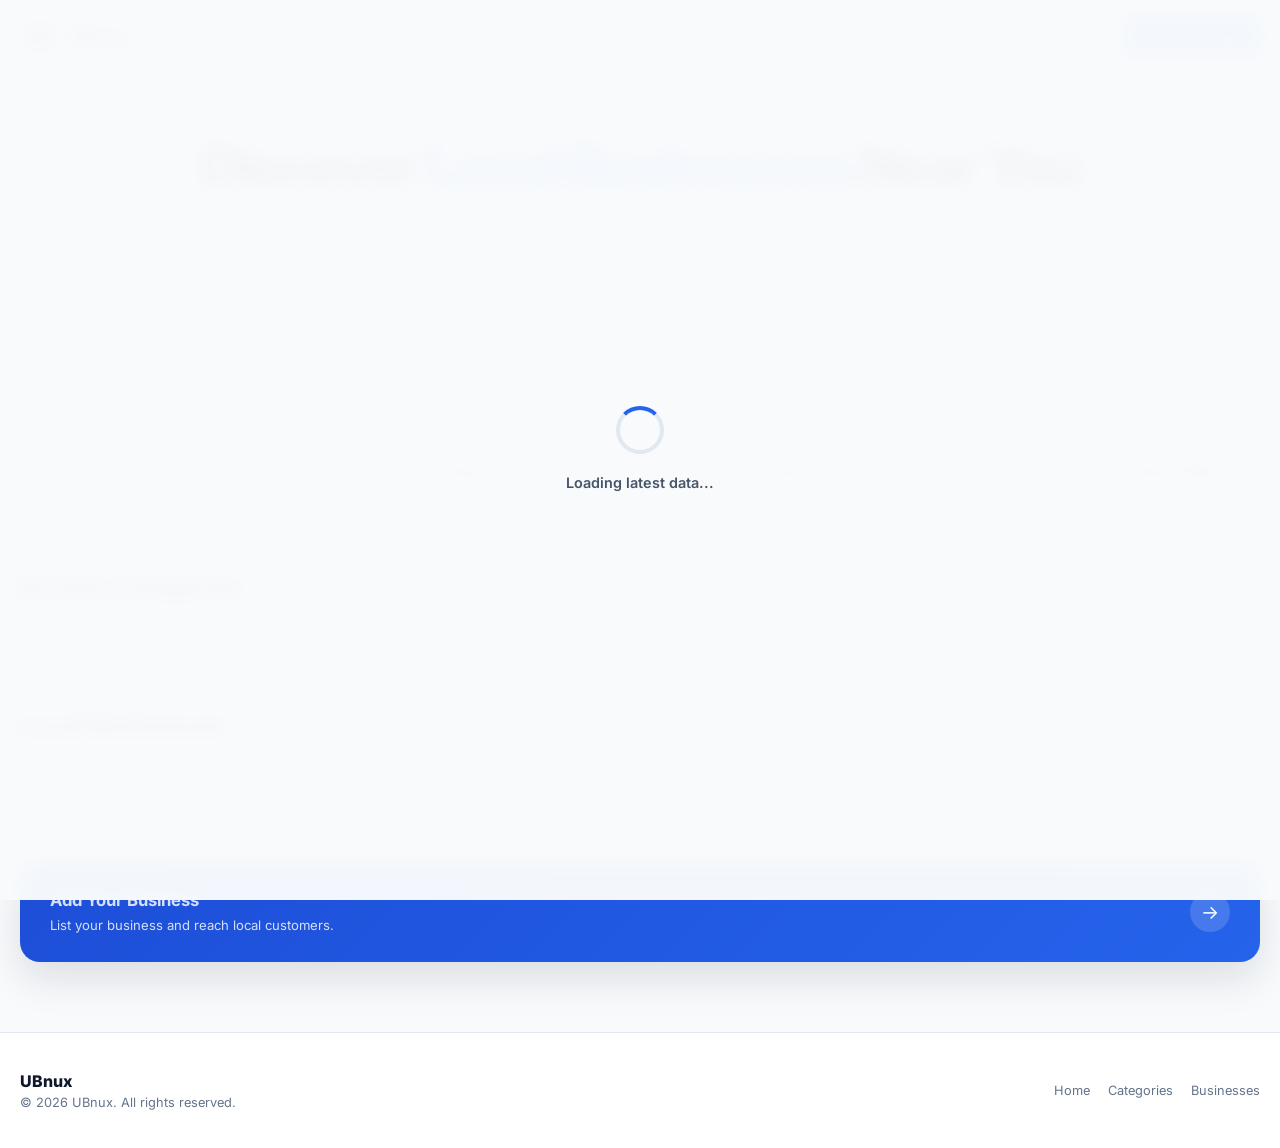
<file: index.html>
<!DOCTYPE html>
<html lang="en-IN">

<head>

  <!-- =====================================================
       BASIC META
  ====================================================== -->

  <meta charset="UTF-8">

  <meta
    name="viewport"
    content="width=device-width, initial-scale=1.0"
  >

  <meta
    name="theme-color"
    content="#2563eb"
  >

  <meta
    name="description"
    content="UBnux - Discover local businesses, products and services near you."
  >

  <meta
    name="robots"
    content="index, follow"
  >

  <meta
    name="format-detection"
    content="telephone=no"
  >

  <title>UBnux - Discover Local Businesses</title>


  <!-- =====================================================
       PRECONNECT
  ====================================================== -->

  <link
    rel="preconnect"
    href="https://fonts.googleapis.com"
  >

  <link
    rel="preconnect"
    href="https://fonts.gstatic.com"
    crossorigin
  >


  <!-- =====================================================
       FONT
  ====================================================== -->

  <link
    href="https://fonts.googleapis.com/css2?family=Inter:wght@400;500;600;700;800;900&display=swap"
    rel="stylesheet"
  >


  <!-- =====================================================
       MAIN CSS
  ====================================================== -->

  <link
    rel="stylesheet"
    href="assets/css/style.css"
  >


  <!-- =====================================================
       INLINE CRITICAL FALLBACK
       Prevents unstyled flash if stylesheet is delayed.
  ====================================================== -->

  <style>

    [hidden] {
      display: none !important;
    }

    html,
    body {
      margin: 0;
      padding: 0;
    }

    #pageLoader {
      position: fixed;
      inset: 0;
      z-index: 99999;
    }

    #businessModal,
    #enquiryModal,
    #districtModal {
      visibility: hidden;
      opacity: 0;
    }

    #businessModal.modal-open,
    #enquiryModal.modal-open,
    #districtModal.modal-open {
      visibility: visible;
      opacity: 1;
    }

  </style>

</head>


<body>

  <!-- =====================================================
       PAGE LOADER
  ====================================================== -->

  <div
    id="pageLoader"
    role="status"
    aria-live="polite"
    aria-label="Loading UBnux"
  >

    <div
      class="loader-spinner"
      aria-hidden="true"
    ></div>

    <p id="loaderText">
      Loading local businesses...
    </p>

  </div>


  <!-- =====================================================
       HEADER
  ====================================================== -->

  <header
    class="site-header"
    id="siteHeader"
  >

    <div class="container header-inner">


      <!-- BRAND -->

      <a
        href="./"
        class="brand"
        aria-label="UBnux Home"
      >

        <img
          src="assets/images/logo.png"
          alt="UBnux"
          class="brand-logo"
          width="38"
          height="38"
          onerror="this.style.display='none'"
        >

        <span class="brand-name">
          UBnux
        </span>

      </a>


      <div class="header-spacer"></div>


      <!-- DISTRICT -->

      <button
        type="button"
        id="districtButton"
        aria-label="Select district"
        aria-haspopup="dialog"
      >

        <span aria-hidden="true">
          📍
        </span>

        <span id="currentDistrict">
          All Districts
        </span>

      </button>


      <!-- BUSINESS LOGIN -->

      <button
        type="button"
        id="businessLoginButton"
      >
        Business Login
      </button>


      <!-- MOBILE MENU -->

      <button
        type="button"
        id="menuButton"
        aria-label="Open menu"
        aria-expanded="false"
        aria-controls="mobileMenu"
      >

        <span aria-hidden="true">
          ☰
        </span>

      </button>

    </div>


    <!-- MOBILE MENU -->

    <div
      id="mobileMenu"
      class="mobile-menu"
      hidden
    >

      <button
        type="button"
        id="mobileDistrictButton"
      >
        📍 Select District
      </button>

      <button
        type="button"
        id="mobileBusinessLoginButton"
      >
        Business Login
      </button>

    </div>

  </header>


  <!-- =====================================================
       MAIN
  ====================================================== -->

  <main id="mainContent">


    <!-- ===================================================
         HERO
    ==================================================== -->

    <section
      class="hero"
      id="home"
    >

      <div class="container">

        <div class="hero-content">

          <h1 class="hero-title">

            Discover
            <span>Local Businesses</span>
            Near You

          </h1>


          <p class="hero-description">

            Find local shops, services and businesses
            in your city or district.

          </p>


          <!-- SEARCH -->

          <div
            class="search-wrapper"
            role="search"
          >

            <div class="search-box">

              <span
                class="search-icon"
                aria-hidden="true"
              >
                🔍
              </span>


              <label
                class="sr-only"
                for="searchInput"
              >
                Search businesses
              </label>


              <input
                type="search"
                id="searchInput"
                name="search"
                autocomplete="off"
                spellcheck="false"
                placeholder="Search businesses, services, products..."
                aria-label="Search businesses"
                aria-controls="businessGrid"
              >


              <button
                type="button"
                id="clearSearchButton"
                aria-label="Clear search"
                title="Clear search"
              >
                ×
              </button>

            </div>


            <div
              id="searchStatus"
              role="status"
              aria-live="polite"
            ></div>

          </div>

        </div>

      </div>

    </section>


    <!-- ===================================================
         FILTERS
    ==================================================== -->

    <section
      class="filters-section"
      aria-label="Business filters"
    >

      <div class="container">

        <div class="filters-bar">


          <!-- DISTRICT FILTER -->

          <div class="filter-group">

            <label
              class="filter-label"
              for="districtFilter"
            >
              District
            </label>

            <select
              id="districtFilter"
              class="filter-select"
              aria-label="Filter by district"
            >

              <option value="ALL">
                All Districts
              </option>

            </select>

          </div>


          <!-- CATEGORY FILTER -->

          <div class="filter-group">

            <label
              class="filter-label"
              for="categoryFilter"
            >
              Category
            </label>

            <select
              id="categoryFilter"
              class="filter-select"
              aria-label="Filter by category"
            >

              <option value="ALL">
                All Categories
              </option>

            </select>

          </div>


          <!-- SORT -->

          <div class="filter-group">

            <label
              class="filter-label"
              for="sortFilter"
            >
              Sort
            </label>

            <select
              id="sortFilter"
              class="filter-select"
              aria-label="Sort businesses"
            >

              <option value="featured">
                Featured
              </option>

              <option value="rating">
                Highest Rated
              </option>

              <option value="reviews">
                Most Reviewed
              </option>

              <option value="name-asc">
                Name A-Z
              </option>

              <option value="name-desc">
                Name Z-A
              </option>

            </select>

          </div>


          <!-- RESET -->

          <button
            type="button"
            id="resetFiltersButton"
          >
            Reset Filters
          </button>

        </div>


        <!-- ACTIVE FILTERS -->

        <div
          id="activeFilters"
          class="active-filters"
          aria-live="polite"
        ></div>

      </div>

    </section>


    <!-- ===================================================
         CATEGORIES
    ==================================================== -->

    <section
      class="categories-section"
      id="categories"
    >

      <div class="container">


        <div class="category-heading">

          <div>

            <h2>
              Browse Categories
            </h2>

            <p class="section-subtitle">
              Explore businesses by category
            </p>

          </div>


          <span
            id="categoryCount"
            aria-live="polite"
          >
            0 Categories
          </span>

        </div>


        <div
          id="categoriesGrid"
          aria-live="polite"
          aria-label="Business categories"
        ></div>

      </div>

    </section>


    <!-- ===================================================
         BUSINESSES
    ==================================================== -->

    <section
      class="businesses-section"
      id="businesses"
    >

      <div class="container">


        <div class="business-section-header">

          <div>

            <h2>
              Local Businesses
            </h2>

            <p
              class="section-subtitle"
              id="businessSectionSubtitle"
            >
              Businesses available near you
            </p>

          </div>


          <span
            id="businessCount"
            aria-live="polite"
          >
            0 Businesses
          </span>

        </div>


        <!-- BUSINESS GRID -->

        <div
          id="businessGrid"
          aria-live="polite"
          aria-busy="false"
        ></div>


        <!-- EMPTY STATE -->

        <div
          id="emptyState"
          hidden
          role="status"
          aria-live="polite"
        >

          <div
            class="empty-state-icon"
            aria-hidden="true"
          >
            🔍
          </div>

          <h3>
            No businesses found
          </h3>

          <p>
            Try changing your search or filters.
          </p>

        </div>


        <!-- LOAD MORE -->

        <div
          id="loadMoreContainer"
          hidden
        >

          <button
            type="button"
            id="loadMoreButton"
          >
            Load More
          </button>

        </div>

      </div>

    </section>


    <!-- ===================================================
         ADD BUSINESS CTA
    ==================================================== -->

    <section class="container">

      <button
        type="button"
        id="addBusinessButton"
        aria-label="Add your business to UBnux"
      >

        <span>

          <strong>
            Add Your Business
          </strong>

          <span>
            List your business and reach local customers.
          </span>

        </span>

      </button>

    </section>


  </main>


  <!-- =====================================================
       BUSINESS DETAILS MODAL
  ====================================================== -->

  <div
    id="businessModal"
    class="modal"
    role="dialog"
    aria-modal="true"
    aria-labelledby="businessModalTitle"
    aria-hidden="true"
    hidden
  >

    <div
      class="modal-dialog"
      role="document"
    >

      <button
        type="button"
        id="closeBusinessModal"
        class="modal-close"
        aria-label="Close business details"
        title="Close"
      >
        ×
      </button>


      <div
        id="businessModalContent"
      ></div>

    </div>

  </div>


  <!-- =====================================================
       ENQUIRY MODAL
  ====================================================== -->

  <div
    id="enquiryModal"
    class="modal"
    role="dialog"
    aria-modal="true"
    aria-labelledby="enquiryModalTitle"
    aria-hidden="true"
    hidden
  >

    <div
      class="modal-dialog"
      role="document"
    >

      <button
        type="button"
        id="closeEnquiryModal"
        class="modal-close"
        aria-label="Close enquiry form"
        title="Close"
      >
        ×
      </button>


      <div class="enquiry-modal-content">


        <h2
          id="enquiryModalTitle"
          class="enquiry-modal-title"
        >
          Send Enquiry
        </h2>


        <p id="enquiryBusinessName">
          Business
        </p>


        <form
          id="enquiryForm"
          novalidate
        >

          <!-- BUSINESS ID -->

          <input
            type="hidden"
            id="enquiryBusinessId"
            name="businessId"
          >


          <!-- NAME -->

          <div class="enquiry-form-group">

            <label
              for="enquiryName"
            >
              Your Name
            </label>

            <input
              type="text"
              id="enquiryName"
              name="name"
              autocomplete="name"
              maxlength="100"
              required
              placeholder="Enter your name"
            >

          </div>


          <!-- MOBILE -->

          <div class="enquiry-form-group">

            <label
              for="enquiryMobile"
            >
              Mobile Number
            </label>

            <input
              type="tel"
              id="enquiryMobile"
              name="mobile"
              autocomplete="tel"
              inputmode="tel"
              maxlength="15"
              required
              placeholder="Enter mobile number"
            >

          </div>


          <!-- MESSAGE -->

          <div class="enquiry-form-group">

            <label
              for="enquiryMessageInput"
            >
              Your Enquiry
            </label>

            <textarea
              id="enquiryMessageInput"
              name="message"
              maxlength="2000"
              required
              placeholder="What would you like to know?"
            ></textarea>

          </div>


          <!-- STATUS -->

          <div
            id="enquiryMessage"
            role="status"
            aria-live="polite"
            hidden
          ></div>


          <!-- SUBMIT -->

          <div class="enquiry-submit-row">

            <button
              type="submit"
              id="submitEnquiryButton"
            >
              Send Enquiry
            </button>

          </div>

        </form>

      </div>

    </div>

  </div>


  <!-- =====================================================
       DISTRICT MODAL
  ====================================================== -->

  <div
    id="districtModal"
    class="modal"
    role="dialog"
    aria-modal="true"
    aria-labelledby="districtModalTitle"
    aria-hidden="true"
    hidden
  >

    <div
      class="modal-dialog"
      role="document"
    >

      <button
        type="button"
        id="closeDistrictModal"
        class="modal-close"
        aria-label="Close district selection"
        title="Close"
      >
        ×
      </button>


      <h2
        id="districtModalTitle"
      >
        Select Your District
      </h2>


      <p>
        Choose your district to discover nearby businesses.
      </p>


      <!-- DISTRICT -->

      <label
        class="filter-label"
        for="districtModalSelect"
      >
        District
      </label>


      <select
        id="districtModalSelect"
        aria-label="Select district"
      >

        <option value="ALL">
          All Districts
        </option>

      </select>


      <!-- LOCATION MESSAGE -->

      <div
        id="locationMessage"
        role="status"
        aria-live="polite"
      ></div>


      <!-- ACTIONS -->

      <div class="district-modal-actions">

        <button
          type="button"
          id="detectLocationButton"
        >
          📍 Detect My Location
        </button>


        <button
          type="button"
          id="saveDistrictButton"
        >
          Save District
        </button>

      </div>

    </div>

  </div>


  <!-- =====================================================
       TOAST
  ====================================================== -->

  <div
    id="toast"
    role="status"
    aria-live="polite"
    aria-atomic="true"
    aria-hidden="true"
    hidden
  >

    <span
      id="toastIcon"
      aria-hidden="true"
    >
      ℹ
    </span>

    <span
      id="toastMessage"
    ></span>

  </div>


  <!-- =====================================================
       FOOTER
  ====================================================== -->

  <footer
    class="site-footer"
    id="footer"
  >

    <div class="container footer-inner">


      <div>

        <div class="footer-brand">
          UBnux
        </div>

        <div class="footer-copy">

          ©
          <span id="footerYear"></span>
          UBnux. All rights reserved.

        </div>

      </div>


      <nav
        class="footer-links"
        aria-label="Footer navigation"
      >

        <a href="#home">
          Home
        </a>

        <a href="#categories">
          Categories
        </a>

        <a href="#businesses">
          Businesses
        </a>

      </nav>

    </div>

  </footer>


  <!-- =====================================================
       JAVASCRIPT
       IMPORTANT:
       Keep this order.
  ====================================================== -->

  <script src="assets/js/config.js"></script>

  <script src="assets/js/state.js"></script>

  <script src="assets/js/cache.js"></script>

  <script src="assets/js/api.js"></script>

  <script src="assets/js/filters.js"></script>

  <script src="assets/js/businesses.js"></script>

  <script src="assets/js/categories.js"></script>

  <script src="assets/js/district.js"></script>

  <script src="assets/js/modal.js"></script>

  <script src="assets/js/utils.js"></script>

  <script src="assets/js/location.js"></script>

  <script src="assets/js/app.js"></script>


  <!-- =====================================================
       SMALL UI INITIALIZATION
       Does not replace app.js logic.
  ====================================================== -->

  <script>

    document.addEventListener(
      "DOMContentLoaded",
      function () {

        /* ===============================================
           FOOTER YEAR
        =============================================== */

        var footerYear =
          document.getElementById(
            "footerYear"
          );

        if (footerYear) {

          footerYear.textContent =
            new Date().getFullYear();

        }


        /* ===============================================
           MOBILE MENU
        =============================================== */

        var menuButton =
          document.getElementById(
            "menuButton"
          );

        var mobileMenu =
          document.getElementById(
            "mobileMenu"
          );


        if (
          menuButton &&
          mobileMenu
        ) {

          menuButton.addEventListener(
            "click",
            function () {

              var isOpen =
                !mobileMenu.hidden;


              mobileMenu.hidden =
                isOpen;


              menuButton.setAttribute(
                "aria-expanded",
                String(!isOpen)
              );

            }
          );

        }


        /* ===============================================
           MOBILE DISTRICT BUTTON
        =============================================== */

        var mobileDistrictButton =
          document.getElementById(
            "mobileDistrictButton"
          );


        if (
          mobileDistrictButton
        ) {

          mobileDistrictButton.addEventListener(
            "click",
            function () {

              if (
                window.UBnux &&
                typeof window.UBnux.openDistrictModal ===
                  "function"
              ) {

                window.UBnux.openDistrictModal();

              } else if (
                window.UBnux &&
                window.UBnux.district &&
                typeof window.UBnux.district.openModal ===
                  "function"
              ) {

                window.UBnux.district.openModal();

              }

            }
          );

        }


        /* ===============================================
           MOBILE BUSINESS LOGIN
        =============================================== */

        var mobileBusinessLoginButton =
          document.getElementById(
            "mobileBusinessLoginButton"
          );


        var businessLoginButton =
          document.getElementById(
            "businessLoginButton"
          );


        if (
          mobileBusinessLoginButton &&
          businessLoginButton
        ) {

          mobileBusinessLoginButton.addEventListener(
            "click",
            function () {

              businessLoginButton.click();

            }
          );

        }


        /* ===============================================
           DISTRICT HEADER BUTTON
        =============================================== */

        var districtButton =
          document.getElementById(
            "districtButton"
          );


        if (
          districtButton
        ) {

          districtButton.addEventListener(
            "click",
            function () {

              if (
                window.UBnux &&
                typeof window.UBnux.openDistrictModal ===
                  "function"
              ) {

                window.UBnux.openDistrictModal();

              } else if (
                window.UBnux &&
                window.UBnux.district &&
                typeof window.UBnux.district.openModal ===
                  "function"
              ) {

                window.UBnux.district.openModal();

              }

            }
          );

        }


        /* ===============================================
           ADD BUSINESS
        =============================================== */

        var addBusinessButton =
          document.getElementById(
            "addBusinessButton"
          );


        if (
          addBusinessButton
        ) {

          addBusinessButton.addEventListener(
            "click",
            function () {

              /*
               * Business registration/login page
               * can be connected later.
               */

              if (
                window.UBnux &&
                typeof window.UBnux.showToast ===
                  "function"
              ) {

                window.UBnux.showToast(
                  "Business registration will be available soon.",
                  "info"
                );

              }

            }
          );

        }


        /* ===============================================
           BUSINESS LOGIN
        =============================================== */

        if (
          businessLoginButton
        ) {

          businessLoginButton.addEventListener(
            "click",
            function () {

              /*
               * Keep navigation configurable.
               * If a login page exists later,
               * replace this destination.
               */

              var loginUrl =
                "business-login.html";

              window.location.href =
                loginUrl;

            }
          );

        }


        /* ===============================================
           CLOSE MOBILE MENU AFTER ACTION
        =============================================== */

        var mobileLinks =
          document.querySelectorAll(
            "#mobileMenu button"
          );


        Array.prototype.forEach.call(
          mobileLinks,
          function (button) {

            button.addEventListener(
              "click",
              function () {

                if (
                  mobileMenu
                ) {

                  mobileMenu.hidden =
                    true;

                }


                if (
                  menuButton
                ) {

                  menuButton.setAttribute(
                    "aria-expanded",
                    "false"
                  );

                }

              }
            );

          }
        );


        /* ===============================================
           IMAGE LOADING STATE
        =============================================== */

        document.addEventListener(
          "load",
          function (event) {

            var target =
              event.target;


            if (
              target &&
              target.tagName ===
                "IMG"
            ) {

              target.dataset.loaded =
                "true";

              target.dataset.loading =
                "false";

            }

          },
          true
        );

      }
    );

  </script>


</body>

</html>
</file>
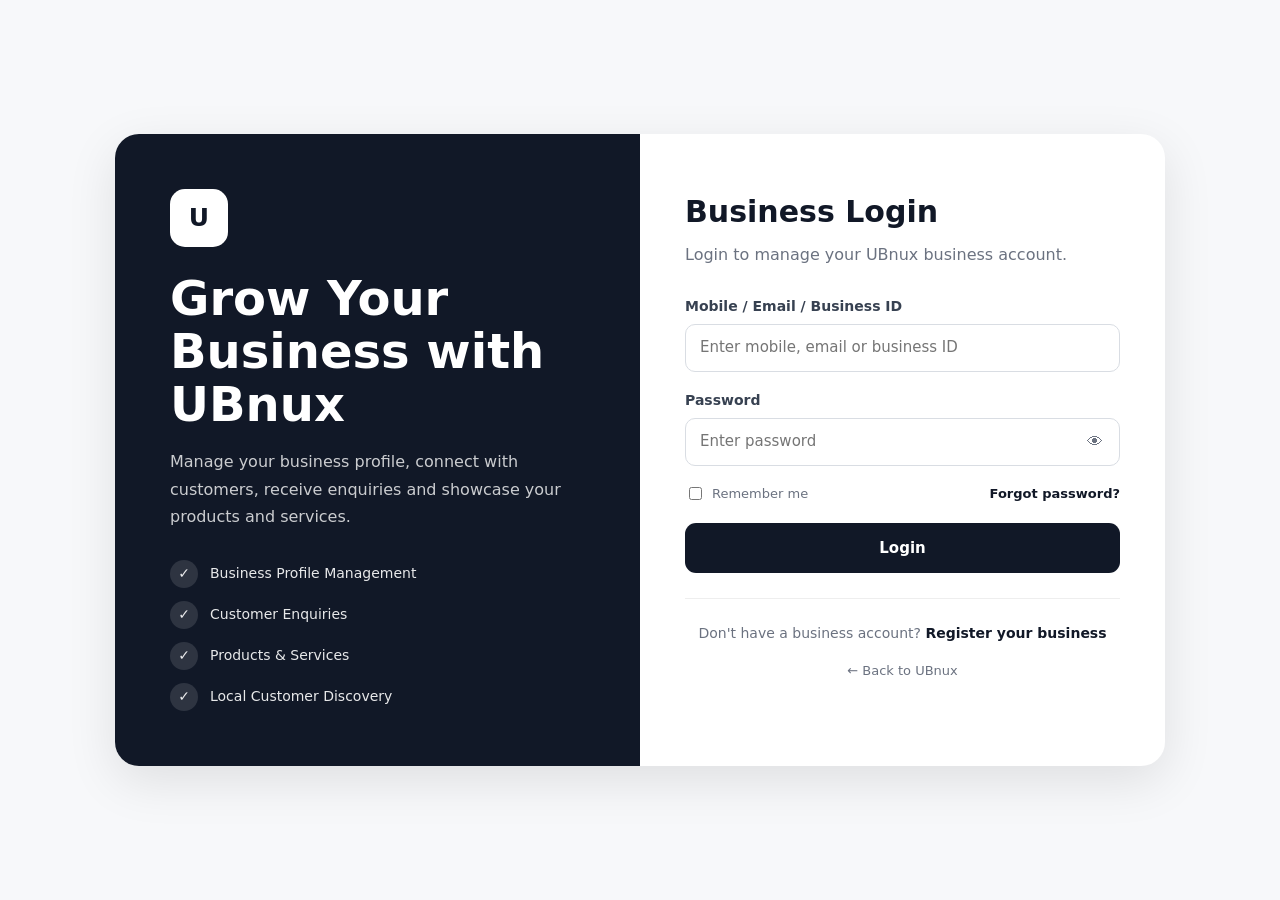
<file: business-dashboard.html>
<!DOCTYPE html>
<html lang="en-IN">

<head>

  <meta charset="UTF-8">

  <meta
    name="viewport"
    content="width=device-width, initial-scale=1.0"
  >

  <meta
    name="theme-color"
    content="#0f172a"
  >

  <title>Business Dashboard | UBnux</title>

  <link
    rel="stylesheet"
    href="assets/css/style.css"
  >

  <style>

    *{
      box-sizing:border-box;
    }

    body{
      margin:0;
      background:#f8fafc;
      color:#0f172a;
      font-family:Inter,system-ui,-apple-system,BlinkMacSystemFont,"Segoe UI",sans-serif;
    }

    a{
      color:inherit;
      text-decoration:none;
    }

    button,
    input,
    select{
      font:inherit;
    }

    .dashboard-layout{
      min-height:100vh;
      display:flex;
    }

    .sidebar{
      width:260px;
      background:#0f172a;
      color:#fff;
      position:fixed;
      inset:0 auto 0 0;
      z-index:100;
      display:flex;
      flex-direction:column;
    }

    .brand{
      padding:24px 22px;
      border-bottom:1px solid rgba(255,255,255,.1);
    }

    .brand-title{
      font-size:24px;
      font-weight:800;
      letter-spacing:-.5px;
    }

    .brand-subtitle{
      margin-top:4px;
      font-size:12px;
      color:#94a3b8;
    }

    .business-mini{
      padding:20px 18px;
      border-bottom:1px solid rgba(255,255,255,.1);
    }

    .business-mini-name{
      font-weight:700;
      white-space:nowrap;
      overflow:hidden;
      text-overflow:ellipsis;
    }

    .business-mini-status{
      margin-top:7px;
      display:inline-flex;
      align-items:center;
      gap:6px;
      font-size:12px;
      color:#86efac;
    }

    .business-mini-status::before{
      content:"";
      width:7px;
      height:7px;
      border-radius:50%;
      background:#22c55e;
    }

    .sidebar-nav{
      padding:16px 12px;
      flex:1;
      overflow:auto;
    }

    .sidebar-nav a{
      display:flex;
      align-items:center;
      gap:12px;
      padding:12px 14px;
      margin-bottom:5px;
      border-radius:10px;
      color:#cbd5e1;
      font-size:14px;
      transition:.2s;
    }

    .sidebar-nav a:hover,
    .sidebar-nav a.active{
      background:#1e293b;
      color:#fff;
    }

    .sidebar-bottom{
      padding:14px 12px;
      border-top:1px solid rgba(255,255,255,.1);
    }

    .logout-btn{
      width:100%;
      border:0;
      background:#1e293b;
      color:#e2e8f0;
      padding:11px 14px;
      border-radius:10px;
      cursor:pointer;
    }

    .main{
      margin-left:260px;
      width:calc(100% - 260px);
      min-width:0;
    }

    .topbar{
      height:72px;
      background:#fff;
      border-bottom:1px solid #e2e8f0;
      display:flex;
      align-items:center;
      justify-content:space-between;
      padding:0 30px;
      position:sticky;
      top:0;
      z-index:50;
    }

    .page-title{
      font-size:21px;
      font-weight:750;
    }

    .topbar-right{
      display:flex;
      align-items:center;
      gap:12px;
    }

    .view-site{
      border:1px solid #dbe3ee;
      background:#fff;
      padding:9px 14px;
      border-radius:9px;
      cursor:pointer;
      color:#334155;
    }

    .profile-avatar{
      width:38px;
      height:38px;
      border-radius:50%;
      background:#e2e8f0;
      display:flex;
      align-items:center;
      justify-content:center;
      font-weight:700;
      color:#334155;
    }

    .content{
      padding:30px;
      max-width:1500px;
      margin:auto;
    }

    .welcome{
      margin-bottom:25px;
    }

    .welcome h1{
      margin:0;
      font-size:28px;
      letter-spacing:-.5px;
    }

    .welcome p{
      margin:7px 0 0;
      color:#64748b;
    }

    .stats-grid{
      display:grid;
      grid-template-columns:repeat(4,1fr);
      gap:18px;
      margin-bottom:25px;
    }

    .stat-card{
      background:#fff;
      border:1px solid #e2e8f0;
      border-radius:16px;
      padding:20px;
      box-shadow:0 4px 15px rgba(15,23,42,.04);
    }

    .stat-label{
      font-size:13px;
      color:#64748b;
    }

    .stat-value{
      margin-top:10px;
      font-size:29px;
      font-weight:800;
    }

    .stat-note{
      margin-top:6px;
      font-size:12px;
      color:#94a3b8;
    }

    .dashboard-grid{
      display:grid;
      grid-template-columns:minmax(0,1.5fr) minmax(300px,1fr);
      gap:20px;
    }

    .panel{
      background:#fff;
      border:1px solid #e2e8f0;
      border-radius:16px;
      overflow:hidden;
      box-shadow:0 4px 15px rgba(15,23,42,.04);
    }

    .panel-header{
      padding:18px 20px;
      border-bottom:1px solid #e2e8f0;
      display:flex;
      align-items:center;
      justify-content:space-between;
      gap:10px;
    }

    .panel-title{
      font-weight:750;
    }

    .panel-link{
      font-size:13px;
      color:#2563eb;
    }

    .enquiry-list{
      padding:4px 20px;
    }

    .enquiry-item{
      padding:16px 0;
      border-bottom:1px solid #eef2f7;
      display:flex;
      justify-content:space-between;
      gap:15px;
    }

    .enquiry-item:last-child{
      border-bottom:0;
    }

    .enquiry-name{
      font-weight:650;
    }

    .enquiry-meta{
      margin-top:4px;
      color:#64748b;
      font-size:12px;
    }

    .status{
      display:inline-flex;
      align-items:center;
      border-radius:999px;
      padding:5px 9px;
      font-size:11px;
      font-weight:700;
      white-space:nowrap;
    }

    .status-pending{
      background:#fef3c7;
      color:#92400e;
    }

    .status-contacted{
      background:#dbeafe;
      color:#1d4ed8;
    }

    .status-completed{
      background:#dcfce7;
      color:#166534;
    }

    .status-rejected{
      background:#fee2e2;
      color:#b91c1c;
    }

    .quick-actions{
      padding:20px;
      display:grid;
      grid-template-columns:1fr 1fr;
      gap:10px;
    }

    .quick-action{
      border:1px solid #e2e8f0;
      background:#f8fafc;
      padding:15px;
      border-radius:12px;
      cursor:pointer;
      text-align:left;
      transition:.2s;
    }

    .quick-action:hover{
      border-color:#cbd5e1;
      background:#f1f5f9;
    }

    .quick-action-title{
      font-size:14px;
      font-weight:700;
    }

    .quick-action-desc{
      margin-top:4px;
      font-size:11px;
      color:#64748b;
    }

    .profile-progress{
      padding:20px;
    }

    .progress-label{
      display:flex;
      justify-content:space-between;
      font-size:13px;
      margin-bottom:9px;
    }

    .progress-bar{
      height:9px;
      background:#e2e8f0;
      border-radius:99px;
      overflow:hidden;
    }

    .progress-fill{
      height:100%;
      width:0;
      background:#2563eb;
      border-radius:99px;
      transition:width .4s ease;
    }

    .profile-tips{
      margin-top:17px;
      display:grid;
      gap:9px;
    }

    .tip{
      display:flex;
      gap:9px;
      font-size:12px;
      color:#64748b;
    }

    .empty{
      padding:35px 20px;
      text-align:center;
      color:#94a3b8;
      font-size:13px;
    }

    .mobile-menu-btn{
      display:none;
      border:0;
      background:#f1f5f9;
      border-radius:9px;
      padding:9px;
      cursor:pointer;
    }

    .loading{
      opacity:.6;
      pointer-events:none;
    }

    @media(max-width:1100px){

      .stats-grid{
        grid-template-columns:repeat(2,1fr);
      }

      .dashboard-grid{
        grid-template-columns:1fr;
      }

    }

    @media(max-width:760px){

      .sidebar{
        transform:translateX(-100%);
        transition:.25s;
      }

      .sidebar.open{
        transform:translateX(0);
      }

      .main{
        margin-left:0;
        width:100%;
      }

      .mobile-menu-btn{
        display:block;
      }

      .topbar{
        padding:0 16px;
      }

      .content{
        padding:20px 15px;
      }

      .stats-grid{
        grid-template-columns:1fr 1fr;
        gap:10px;
      }

      .stat-card{
        padding:15px;
      }

      .stat-value{
        font-size:23px;
      }

      .view-site{
        display:none;
      }

    }

    @media(max-width:480px){

      .stats-grid{
        grid-template-columns:1fr;
      }

      .quick-actions{
        grid-template-columns:1fr;
      }

    }

  </style>

</head>

<body>

<div class="dashboard-layout">

  <aside
    class="sidebar"
    id="sidebar"
  >

    <div class="brand">
      <div class="brand-title">UBnux</div>
      <div class="brand-subtitle">
        Business Management
      </div>
    </div>

    <div class="business-mini">

      <div
        class="business-mini-name"
        id="sidebarBusinessName"
      >
        Business
      </div>

      <div class="business-mini-status">
        Business Panel
      </div>

    </div>

    <nav class="sidebar-nav">

      <a
        href="business-dashboard.html"
        class="active"
      >
        📊 Dashboard
      </a>

      <a href="business-profile.html">
        🏪 Business Profile
      </a>

      <a href="business-enquiries.html">
        💬 Enquiries
      </a>

      <a href="business-services.html">
        🛍️ Products & Services
      </a>

      <a href="business-settings.html">
        ⚙️ Settings
      </a>

    </nav>

    <div class="sidebar-bottom">

      <button
        class="logout-btn"
        id="logoutButton"
      >
        Logout
      </button>

    </div>

  </aside>


  <main class="main">

    <header class="topbar">

      <div class="topbar-right">

        <button
          class="mobile-menu-btn"
          id="mobileMenuButton"
          aria-label="Open menu"
        >
          ☰
        </button>

        <div class="page-title">
          Dashboard
        </div>

      </div>

      <div class="topbar-right">

        <button
          class="view-site"
          id="viewSiteButton"
        >
          View UBnux
        </button>

        <div
          class="profile-avatar"
          id="profileAvatar"
        >
          B
        </div>

      </div>

    </header>


    <section class="content">

      <div class="welcome">

        <h1>
          Welcome,
          <span id="welcomeBusinessName">
            Business
          </span>
        </h1>

        <p>
          Manage your UBnux business listing and customer enquiries.
        </p>

      </div>


      <div class="stats-grid">

        <div class="stat-card">
          <div class="stat-label">
            Profile Views
          </div>
          <div
            class="stat-value"
            id="profileViews"
          >
            0
          </div>
          <div class="stat-note">
            Total profile visits
          </div>
        </div>

        <div class="stat-card">
          <div class="stat-label">
            Enquiries
          </div>
          <div
            class="stat-value"
            id="enquiryCount"
          >
            0
          </div>
          <div class="stat-note">
            Customer enquiries
          </div>
        </div>

        <div class="stat-card">
          <div class="stat-label">
            Products & Services
          </div>
          <div
            class="stat-value"
            id="serviceCount"
          >
            0
          </div>
          <div class="stat-note">
            Active listings
          </div>
        </div>

        <div class="stat-card">
          <div class="stat-label">
            Profile Status
          </div>
          <div
            class="stat-value"
            id="profileStatus"
          >
            —
          </div>
          <div class="stat-note">
            Listing status
          </div>
        </div>

      </div>


      <div class="dashboard-grid">

        <section class="panel">

          <div class="panel-header">

            <div class="panel-title">
              Recent Enquiries
            </div>

            <a
              href="business-enquiries.html"
              class="panel-link"
            >
              View All
            </a>

          </div>

          <div
            class="enquiry-list"
            id="recentEnquiries"
          >

            <div class="empty">
              Loading enquiries...
            </div>

          </div>

        </section>


        <section>

          <div class="panel">

            <div class="panel-header">

              <div class="panel-title">
                Quick Actions
              </div>

            </div>

            <div class="quick-actions">

              <button
                class="quick-action"
                onclick="location.href='business-profile.html'"
              >

                <div class="quick-action-title">
                  Edit Profile
                </div>

                <div class="quick-action-desc">
                  Update your business information
                </div>

              </button>


              <button
                class="quick-action"
                onclick="location.href='business-services.html'"
              >

                <div class="quick-action-title">
                  Add Service
                </div>

                <div class="quick-action-desc">
                  Add products or services
                </div>

              </button>


              <button
                class="quick-action"
                onclick="location.href='business-enquiries.html'"
              >

                <div class="quick-action-title">
                  Enquiries
                </div>

                <div class="quick-action-desc">
                  Manage customer enquiries
                </div>

              </button>


              <button
                class="quick-action"
                onclick="location.href='business-settings.html'"
              >

                <div class="quick-action-title">
                  Settings
                </div>

                <div class="quick-action-desc">
                  Manage account settings
                </div>

              </button>

            </div>

          </div>


          <div
            class="panel"
            style="margin-top:20px"
          >

            <div class="panel-header">

              <div class="panel-title">
                Profile Completion
              </div>

            </div>

            <div class="profile-progress">

              <div class="progress-label">

                <span>
                  Profile completeness
                </span>

                <strong id="profilePercent">
                  0%
                </strong>

              </div>

              <div class="progress-bar">

                <div
                  class="progress-fill"
                  id="profileProgress"
                ></div>

              </div>


              <div class="profile-tips">

                <div class="tip">
                  ✓ Add complete business information
                </div>

                <div class="tip">
                  ✓ Add products and services
                </div>

                <div class="tip">
                  ✓ Add contact information
                </div>

                <div class="tip">
                  ✓ Add business description
                </div>

              </div>

            </div>

          </div>

        </section>

      </div>

    </section>

  </main>

</div>


<script src="assets/js/config.js"></script>
<script src="assets/js/state.js"></script>
<script src="assets/js/cache.js"></script>
<script src="assets/js/api.js"></script>
<script src="assets/js/utils.js"></script>


<script>

"use strict";


const DASHBOARD_ACTION =
  "getbusinessdashboard";


function getAuth(){

  try{

    const raw =
      localStorage.getItem(
        "ubnux_business_auth"
      ) ||
      sessionStorage.getItem(
        "ubnux_business_auth"
      ) ||
      localStorage.getItem(
        "zilaBiz_business_auth"
      );

    if(!raw){
      return null;
    }

    return JSON.parse(raw);

  }catch(error){

    return null;

  }

}


function logout(){

  localStorage.removeItem(
    "ubnux_business_auth"
  );

  localStorage.removeItem(
    "zilaBiz_business_auth"
  );

  sessionStorage.removeItem(
    "ubnux_business_auth"
  );

  location.href =
    "business-login.html";

}


function valueFrom(
  obj,
  keys,
  fallback = ""
){

  if(!obj){
    return fallback;
  }

  for(
    const key of keys
  ){

    if(
      obj[key] !== undefined &&
      obj[key] !== null &&
      String(obj[key]).trim() !== ""
    ){

      return obj[key];

    }

  }

  return fallback;

}


function escapeHTML(value){

  return String(
    value ?? ""
  )
  .replace(/&/g,"&amp;")
  .replace(/</g,"&lt;")
  .replace(/>/g,"&gt;")
  .replace(/"/g,"&quot;")
  .replace(/'/g,"&#039;");

}


function getBusinessFromAuth(){

  const auth =
    getAuth();

  if(!auth){
    return null;
  }

  return (
    auth.business ||
    auth.user ||
    auth.data ||
    auth
  );

}


function renderBusinessIdentity(){

  const business =
    getBusinessFromAuth();

  if(!business){
    location.href =
      "business-login.html";
    return;
  }

  const name =
    valueFrom(
      business,
      [
        "BusinessName",
        "businessName",
        "Name",
        "name"
      ],
      "Business"
    );

  document.getElementById(
    "welcomeBusinessName"
  ).textContent = name;

  document.getElementById(
    "sidebarBusinessName"
  ).textContent = name;

  document.getElementById(
    "profileAvatar"
  ).textContent =
    name
      .charAt(0)
      .toUpperCase();

}


function getStatusClass(status){

  const value =
    String(status || "")
      .toLowerCase();

  if(
    value.includes("complete") ||
    value.includes("closed")
  ){
    return "status-completed";
  }

  if(
    value.includes("contact")
  ){
    return "status-contacted";
  }

  if(
    value.includes("reject")
  ){
    return "status-rejected";
  }

  return "status-pending";

}


function renderRecentEnquiries(
  enquiries
){

  const box =
    document.getElementById(
      "recentEnquiries"
    );

  if(
    !Array.isArray(enquiries) ||
    enquiries.length === 0
  ){

    box.innerHTML =
      '<div class="empty">No enquiries yet.</div>';

    return;

  }

  box.innerHTML =
    enquiries
      .slice(0,5)
      .map(item => {

        const name =
          valueFrom(
            item,
            [
              "Name",
              "name",
              "CustomerName",
              "customerName"
            ],
            "Customer"
          );

        const mobile =
          valueFrom(
            item,
            [
              "Mobile",
              "mobile",
              "Phone",
              "phone"
            ],
            ""
          );

        const status =
          valueFrom(
            item,
            [
              "Status",
              "status",
              "EnquiryStatus",
              "enquiryStatus"
            ],
            "Pending"
          );

        return `
          <div class="enquiry-item">

            <div>

              <div class="enquiry-name">
                ${escapeHTML(name)}
              </div>

              <div class="enquiry-meta">
                ${escapeHTML(mobile)}
              </div>

            </div>

            <span class="status ${getStatusClass(status)}">
              ${escapeHTML(status)}
            </span>

          </div>
        `;

      })
      .join("");

}


function calculateProfilePercent(
  business
){

  if(!business){
    return 0;
  }

  const fields = [

    [
      "BusinessName",
      "businessName",
      "Name",
      "name"
    ],

    [
      "OwnerName",
      "ownerName",
      "Owner"
    ],

    [
      "Mobile",
      "mobile",
      "Phone",
      "phone"
    ],

    [
      "Email",
      "email"
    ],

    [
      "Address",
      "address"
    ],

    [
      "Description",
      "description"
    ],

    [
      "Category",
      "category",
      "CategoryName"
    ],

    [
      "District",
      "district",
      "DistrictName"
    ]

  ];

  let completed = 0;

  fields.forEach(
    keys => {

      if(
        String(
          valueFrom(
            business,
            keys,
            ""
          )
        ).trim()
      ){

        completed++;

      }

    }
  );

  return Math.round(
    completed /
    fields.length *
    100
  );

}


async function loadDashboard(){

  const auth =
    getAuth();

  if(!auth){
    location.href =
      "business-login.html";
    return;
  }

  try{

    const identifier =
      valueFrom(
        auth,
        [
          "businessId",
          "BusinessID",
          "userId",
          "UserID",
          "id"
        ],
        ""
      );

    const response =
      await App.api.call(
        DASHBOARD_ACTION,
        {
          businessId: identifier,
          BusinessID: identifier,
          userId: identifier,
          UserID: identifier
        },
        {
          retries:1
        }
      );

    if(
      !response ||
      response.success === false
    ){

      throw new Error(
        response?.message ||
        "Dashboard data could not be loaded."
      );

    }

    const data =
      response.data ||
      response;

    const business =
      data.business ||
      data.profile ||
      getBusinessFromAuth();

    const stats =
      data.stats ||
      data.summary ||
      {};

    const enquiries =
      data.enquiries ||
      data.recentEnquiries ||
      [];

    document.getElementById(
      "profileViews"
    ).textContent =
      valueFrom(
        stats,
        [
          "profileViews",
          "ProfileViews",
          "views",
          "Views"
        ],
        0
      );

    document.getElementById(
      "enquiryCount"
    ).textContent =
      valueFrom(
        stats,
        [
          "enquiries",
          "Enquiries",
          "enquiryCount",
          "EnquiryCount"
        ],
        enquiries.length
      );

    document.getElementById(
      "serviceCount"
    ).textContent =
      valueFrom(
        stats,
        [
          "services",
          "Services",
          "serviceCount",
          "ServiceCount",
          "products"
        ],
        data.services?.length || 0
      );

    document.getElementById(
      "profileStatus"
    ).textContent =
      valueFrom(
        business,
        [
          "Status",
          "status",
          "BusinessStatus",
          "businessStatus"
        ],
        "Active"
      );

    const percent =
      valueFrom(
        data,
        [
          "profileCompletion",
          "ProfileCompletion"
        ],
        calculateProfilePercent(
          business
        )
      );

    document.getElementById(
      "profilePercent"
    ).textContent =
      `${percent}%`;

    document.getElementById(
      "profileProgress"
    ).style.width =
      `${Math.min(100,Number(percent) || 0)}%`;

    renderRecentEnquiries(
      enquiries
    );

  }catch(error){

    console.error(
      "Dashboard:",
      error
    );

    document.getElementById(
      "recentEnquiries"
    ).innerHTML =
      `
      <div class="empty">
        Unable to load dashboard data.
        <br>
        <button
          onclick="loadDashboard()"
          style="margin-top:10px;padding:8px 12px;border:1px solid #cbd5e1;background:white;border-radius:8px;cursor:pointer"
        >
          Retry
        </button>
      </div>
      `;

  }

}


document
  .getElementById(
    "logoutButton"
  )
  .addEventListener(
    "click",
    logout
  );


document
  .getElementById(
    "viewSiteButton"
  )
  .addEventListener(
    "click",
    () => {

      location.href =
        "index.html";

    }
  );


document
  .getElementById(
    "mobileMenuButton"
  )
  .addEventListener(
    "click",
    () => {

      document
        .getElementById(
          "sidebar"
        )
        .classList.toggle(
          "open"
        );

    }
  );


renderBusinessIdentity();

loadDashboard();

</script>

</body>
</html>
</file>
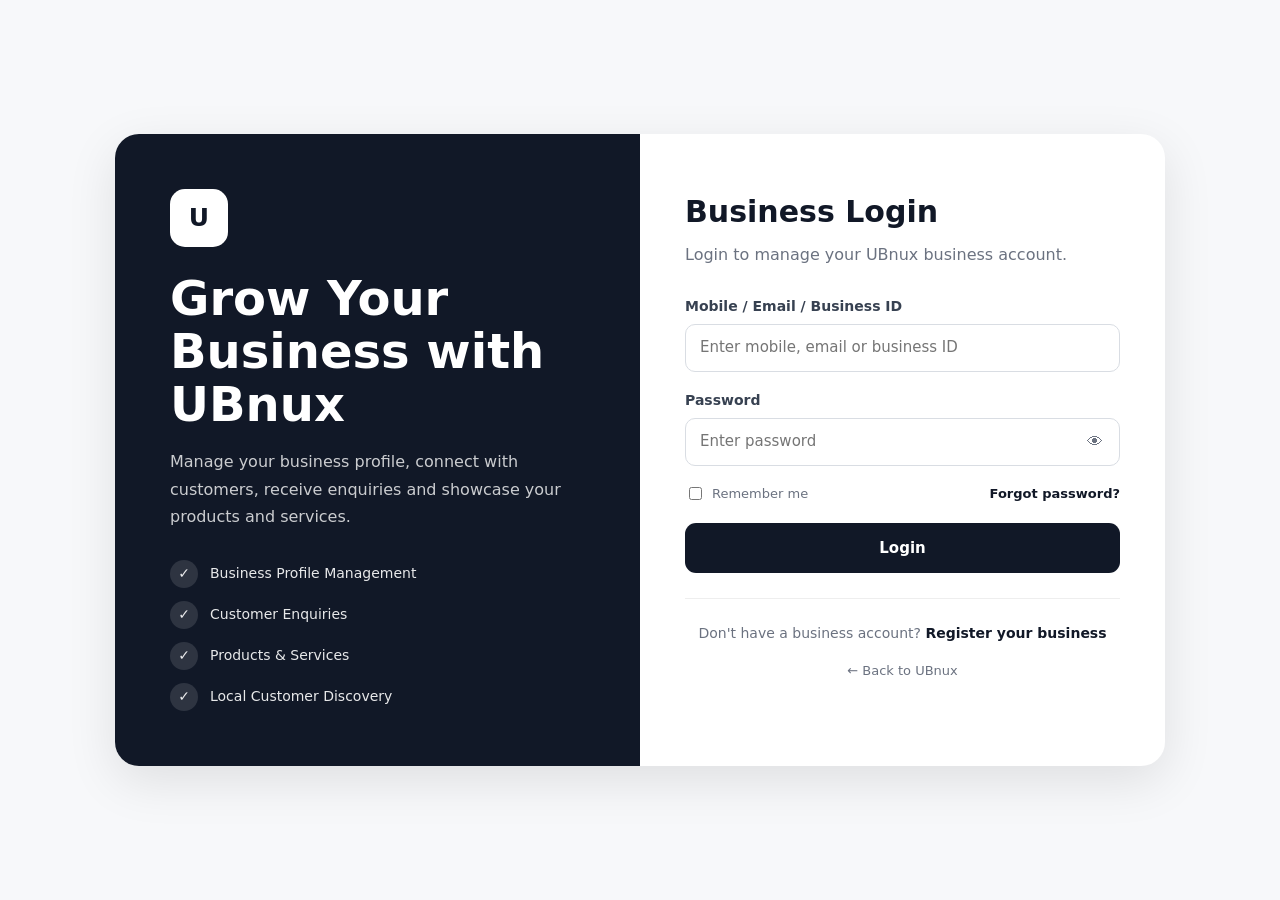
<file: business-enquiries.html>
<!DOCTYPE html>
<html lang="en-IN">

<head>

  <meta charset="UTF-8">

  <meta
    name="viewport"
    content="width=device-width,initial-scale=1.0"
  >

  <meta
    name="theme-color"
    content="#0f172a"
  >

  <title>Business Enquiries | UBnux</title>

  <link
    rel="stylesheet"
    href="assets/css/style.css"
  >

  <style>

    *{
      box-sizing:border-box;
    }

    body{
      margin:0;
      background:#f8fafc;
      color:#0f172a;
      font-family:Inter,system-ui,-apple-system,BlinkMacSystemFont,"Segoe UI",sans-serif;
    }

    button,
    input,
    select{
      font:inherit;
    }

    .layout{
      min-height:100vh;
      display:flex;
    }

    .sidebar{
      width:260px;
      background:#0f172a;
      color:#fff;
      position:fixed;
      inset:0 auto 0 0;
      z-index:100;
      display:flex;
      flex-direction:column;
    }

    .brand{
      padding:24px 22px;
      border-bottom:1px solid rgba(255,255,255,.1);
    }

    .brand-title{
      font-size:24px;
      font-weight:800;
    }

    .brand-subtitle{
      font-size:12px;
      color:#94a3b8;
      margin-top:4px;
    }

    .business-mini{
      padding:20px 18px;
      border-bottom:1px solid rgba(255,255,255,.1);
      font-weight:700;
    }

    .nav{
      flex:1;
      padding:16px 12px;
    }

    .nav a{
      display:block;
      padding:12px 14px;
      color:#cbd5e1;
      border-radius:10px;
      margin-bottom:5px;
      font-size:14px;
    }

    .nav a:hover,
    .nav a.active{
      background:#1e293b;
      color:#fff;
    }

    .logout{
      margin:12px;
      border:0;
      background:#1e293b;
      color:#fff;
      border-radius:10px;
      padding:11px;
      cursor:pointer;
    }

    .main{
      margin-left:260px;
      width:calc(100% - 260px);
    }

    .topbar{
      height:72px;
      background:#fff;
      border-bottom:1px solid #e2e8f0;
      padding:0 30px;
      display:flex;
      align-items:center;
      justify-content:space-between;
      position:sticky;
      top:0;
      z-index:50;
    }

    .title{
      font-size:21px;
      font-weight:750;
    }

    .mobile-menu{
      display:none;
      border:0;
      background:#f1f5f9;
      padding:9px;
      border-radius:8px;
    }

    .content{
      padding:30px;
      max-width:1400px;
      margin:auto;
    }

    .heading{
      display:flex;
      justify-content:space-between;
      align-items:flex-end;
      gap:15px;
      margin-bottom:22px;
    }

    .heading h1{
      margin:0;
      font-size:28px;
    }

    .heading p{
      margin:7px 0 0;
      color:#64748b;
    }

    .filters{
      display:flex;
      gap:10px;
      margin-bottom:18px;
    }

    .search{
      flex:1;
    }

    .filters input,
    .filters select{
      border:1px solid #dbe3ee;
      background:#fff;
      border-radius:9px;
      padding:10px 12px;
      outline:none;
    }

    .table-panel{
      background:#fff;
      border:1px solid #e2e8f0;
      border-radius:16px;
      overflow:hidden;
      box-shadow:0 4px 15px rgba(15,23,42,.04);
    }

    .table-wrap{
      overflow-x:auto;
    }

    table{
      width:100%;
      border-collapse:collapse;
      min-width:850px;
    }

    th{
      background:#f8fafc;
      color:#475569;
      font-size:12px;
      text-align:left;
      padding:13px 16px;
      border-bottom:1px solid #e2e8f0;
      white-space:nowrap;
    }

    td{
      padding:15px 16px;
      border-bottom:1px solid #eef2f7;
      font-size:13px;
      vertical-align:top;
    }

    tbody tr:last-child td{
      border-bottom:0;
    }

    .customer-name{
      font-weight:700;
    }

    .customer-message{
      margin-top:4px;
      color:#64748b;
      max-width:330px;
      white-space:nowrap;
      overflow:hidden;
      text-overflow:ellipsis;
    }

    .status{
      border:0;
      border-radius:999px;
      padding:7px 10px;
      font-size:11px;
      font-weight:700;
      cursor:pointer;
    }

    .pending{
      background:#fef3c7;
      color:#92400e;
    }

    .contacted{
      background:#dbeafe;
      color:#1d4ed8;
    }

    .completed{
      background:#dcfce7;
      color:#166534;
    }

    .rejected{
      background:#fee2e2;
      color:#b91c1c;
    }

    .action-link{
      border:0;
      background:#eff6ff;
      color:#1d4ed8;
      padding:7px 10px;
      border-radius:8px;
      cursor:pointer;
      font-size:12px;
    }

    .empty{
      padding:45px 20px;
      text-align:center;
      color:#94a3b8;
      font-size:13px;
    }

    .loading{
      opacity:.6;
      pointer-events:none;
    }

    @media(max-width:760px){

      .sidebar{
        transform:translateX(-100%);
        transition:.25s;
      }

      .sidebar.open{
        transform:translateX(0);
      }

      .main{
        margin-left:0;
        width:100%;
      }

      .mobile-menu{
        display:block;
      }

      .topbar{
        padding:0 16px;
      }

      .content{
        padding:20px 15px;
      }

      .heading{
        align-items:flex-start;
      }

      .filters{
        flex-direction:column;
      }

    }

  </style>

</head>

<body>

<div class="layout">

  <aside
    class="sidebar"
    id="sidebar"
  >

    <div class="brand">
      <div class="brand-title">UBnux</div>
      <div class="brand-subtitle">
        Business Management
      </div>
    </div>

    <div
      class="business-mini"
      id="sidebarBusinessName"
    >
      Business
    </div>

    <nav class="nav">

      <a href="business-dashboard.html">
        📊 Dashboard
      </a>

      <a href="business-profile.html">
        🏪 Business Profile
      </a>

      <a
        href="business-enquiries.html"
        class="active"
      >
        💬 Enquiries
      </a>

      <a href="business-services.html">
        🛍️ Products & Services
      </a>

      <a href="business-settings.html">
        ⚙️ Settings
      </a>

    </nav>

    <button
      class="logout"
      id="logoutButton"
    >
      Logout
    </button>

  </aside>


  <main class="main">

    <header class="topbar">

      <div style="display:flex;align-items:center;gap:12px">

        <button
          class="mobile-menu"
          id="mobileMenuButton"
        >
          ☰
        </button>

        <div class="title">
          Enquiries
        </div>

      </div>

    </header>


    <section class="content">

      <div class="heading">

        <div>

          <h1>
            Customer Enquiries
          </h1>

          <p>
            View and manage enquiries received through UBnux.
          </p>

        </div>

      </div>


      <div class="filters">

        <input
          class="search"
          id="searchInput"
          type="search"
          placeholder="Search customer, mobile or message..."
        >

        <select id="statusFilter">

          <option value="">
            All Status
          </option>

          <option value="Pending">
            Pending
          </option>

          <option value="Contacted">
            Contacted
          </option>

          <option value="Completed">
            Completed
          </option>

          <option value="Rejected">
            Rejected
          </option>

        </select>

      </div>


      <section class="table-panel">

        <div
          class="table-wrap"
          id="tableWrap"
        >

          <table>

            <thead>

              <tr>

                <th>
                  Customer
                </th>

                <th>
                  Mobile
                </th>

                <th>
                  Message
                </th>

                <th>
                  Date
                </th>

                <th>
                  Status
                </th>

                <th>
                  Action
                </th>

              </tr>

            </thead>

            <tbody id="enquiryBody">

              <tr>
                <td colspan="6">
                  <div class="empty">
                    Loading enquiries...
                  </div>
                </td>
              </tr>

            </tbody>

          </table>

        </div>

      </section>

    </section>

  </main>

</div>


<script src="assets/js/config.js"></script>
<script src="assets/js/state.js"></script>
<script src="assets/js/cache.js"></script>
<script src="assets/js/api.js"></script>
<script src="assets/js/utils.js"></script>


<script>

"use strict";


const ENQUIRIES_ACTION =
  "getbusinessenquiries";

const UPDATE_STATUS_ACTION =
  "updatebusinessenquirystatus";


let allEnquiries = [];


function getAuth(){

  try{

    const raw =
      localStorage.getItem(
        "ubnux_business_auth"
      ) ||
      sessionStorage.getItem(
        "ubnux_business_auth"
      ) ||
      localStorage.getItem(
        "zilaBiz_business_auth"
      );

    return raw
      ? JSON.parse(raw)
      : null;

  }catch(error){

    return null;

  }

}


function getBusinessId(){

  const auth =
    getAuth();

  const business =
    auth?.business ||
    auth?.user ||
    auth?.data ||
    auth ||
    {};

  return (
    business.businessId ||
    business.BusinessID ||
    business.id ||
    business.ID ||
    auth?.businessId ||
    auth?.BusinessID ||
    auth?.userId ||
    auth?.UserID ||
    ""
  );

}


function read(
  obj,
  keys,
  fallback=""
){

  if(!obj){
    return fallback;
  }

  for(
    const key of keys
  ){

    if(
      obj[key] !== undefined &&
      obj[key] !== null &&
      String(obj[key]).trim() !== ""
    ){

      return obj[key];

    }

  }

  return fallback;

}


function escapeHTML(value){

  return String(
    value ?? ""
  )
  .replace(/&/g,"&amp;")
  .replace(/</g,"&lt;")
  .replace(/>/g,"&gt;")
  .replace(/"/g,"&quot;")
  .replace(/'/g,"&#039;");

}


function statusClass(
  status
){

  const value =
    String(
      status || ""
    ).toLowerCase();

  if(
    value.includes("complete")
  ){
    return "completed";
  }

  if(
    value.includes("contact")
  ){
    return "contacted";
  }

  if(
    value.includes("reject")
  ){
    return "rejected";
  }

  return "pending";

}


function formatDate(
  value
){

  if(!value){
    return "—";
  }

  const date =
    new Date(value);

  if(
    Number.isNaN(
      date.getTime()
    )
  ){

    return String(value);

  }

  return date.toLocaleDateString(
    "en-IN",
    {
      day:"2-digit",
      month:"short",
      year:"numeric"
    }
  );

}


function renderEnquiries(){

  const body =
    document.getElementById(
      "enquiryBody"
    );

  const search =
    document.getElementById(
      "searchInput"
    ).value
      .trim()
      .toLowerCase();

  const status =
    document.getElementById(
      "statusFilter"
    ).value
      .trim()
      .toLowerCase();


  const filtered =
    allEnquiries.filter(
      item => {

        const name =
          String(
            read(
              item,
              [
                "Name",
                "name",
                "CustomerName",
                "customerName"
              ]
            )
          ).toLowerCase();

        const mobile =
          String(
            read(
              item,
              [
                "Mobile",
                "mobile",
                "Phone",
                "phone"
              ]
            )
          ).toLowerCase();

        const message =
          String(
            read(
              item,
              [
                "Message",
                "message",
                "EnquiryMessage",
                "enquiryMessage"
              ]
            )
          ).toLowerCase();

        const itemStatus =
          String(
            read(
              item,
              [
                "Status",
                "status",
                "EnquiryStatus",
                "enquiryStatus"
              ],
              "Pending"
            )
          ).toLowerCase();

        const searchMatch =
          !search ||
          name.includes(search) ||
          mobile.includes(search) ||
          message.includes(search);

        const statusMatch =
          !status ||
          itemStatus === status;

        return (
          searchMatch &&
          statusMatch
        );

      }
    );


  if(filtered.length === 0){

    body.innerHTML =
      `
      <tr>
        <td colspan="6">
          <div class="empty">
            No enquiries found.
          </div>
        </td>
      </tr>
      `;

    return;

  }


  body.innerHTML =
    filtered
      .map(
        (item,index) => {

          const name =
            read(
              item,
              [
                "Name",
                "name",
                "CustomerName",
                "customerName"
              ],
              "Customer"
            );

          const mobile =
            read(
              item,
              [
                "Mobile",
                "mobile",
                "Phone",
                "phone"
              ],
              "—"
            );

          const message =
            read(
              item,
              [
                "Message",
                "message",
                "EnquiryMessage",
                "enquiryMessage"
              ],
              "—"
            );

          const date =
            read(
              item,
              [
                "Date",
                "date",
                "CreatedAt",
                "createdAt",
                "EnquiryDate",
                "enquiryDate"
              ],
              ""
            );

          const currentStatus =
            read(
              item,
              [
                "Status",
                "status",
                "EnquiryStatus",
                "enquiryStatus"
              ],
              "Pending"
            );

          return `
            <tr>

              <td>

                <div class="customer-name">
                  ${escapeHTML(name)}
                </div>

              </td>

              <td>
                ${escapeHTML(mobile)}
              </td>

              <td>

                <div class="customer-message">
                  ${escapeHTML(message)}
                </div>

              </td>

              <td>
                ${escapeHTML(formatDate(date))}
              </td>

              <td>

                <select
                  class="status ${statusClass(currentStatus)}"
                  onchange="changeStatus(${index}, this.value)"
                >

                  <option
                    value="Pending"
                    ${currentStatus.toLowerCase()==="pending"?"selected":""}
                  >
                    Pending
                  </option>

                  <option
                    value="Contacted"
                    ${currentStatus.toLowerCase()==="contacted"?"selected":""}
                  >
                    Contacted
                  </option>

                  <option
                    value="Completed"
                    ${currentStatus.toLowerCase()==="completed"?"selected":""}
                  >
                    Completed
                  </option>

                  <option
                    value="Rejected"
                    ${currentStatus.toLowerCase()==="rejected"?"selected":""}
                  >
                    Rejected
                  </option>

                </select>

              </td>

              <td>

                ${
                  mobile !== "—"
                    ? `
                      <button
                        class="action-link"
                        onclick="callCustomer('${String(mobile).replace(/'/g,"\\'")}')"
                      >
                        Call
                      </button>
                    `
                    : ""
                }

              </td>

            </tr>
          `;

        }
      )
      .join("");

}


function callCustomer(
  mobile
){

  const clean =
    String(mobile)
      .replace(/[^\d+]/g,"");

  if(clean){

    location.href =
      "tel:" + clean;

  }

}


async function changeStatus(
  visibleIndex,
  newStatus
){

  const search =
    document.getElementById(
      "searchInput"
    ).value
      .trim()
      .toLowerCase();

  const status =
    document.getElementById(
      "statusFilter"
    ).value
      .trim()
      .toLowerCase();


  const filtered =
    allEnquiries.filter(
      item => {

        const name =
          String(
            read(
              item,
              [
                "Name",
                "name",
                "CustomerName",
                "customerName"
              ]
            )
          ).toLowerCase();

        const mobile =
          String(
            read(
              item,
              [
                "Mobile",
                "mobile",
                "Phone",
                "phone"
              ]
            )
          ).toLowerCase();

        const message =
          String(
            read(
              item,
              [
                "Message",
                "message",
                "EnquiryMessage",
                "enquiryMessage"
              ]
            )
          ).toLowerCase();

        const itemStatus =
          String(
            read(
              item,
              [
                "Status",
                "status",
                "EnquiryStatus",
                "enquiryStatus"
              ],
              "Pending"
            )
          ).toLowerCase();

        return (
          (!search ||
            name.includes(search) ||
            mobile.includes(search) ||
            message.includes(search)
          ) &&
          (!status ||
            itemStatus === status
          )
        );

      }
    );


  const item =
    filtered[visibleIndex];

  if(!item){
    return;
  }


  const enquiryId =
    read(
      item,
      [
        "EnquiryID",
        "enquiryId",
        "ID",
        "id"
      ],
      ""
    );


  try{

    const response =
      await App.api.call(
        UPDATE_STATUS_ACTION,
        {
          businessId:
            getBusinessId(),

          BusinessID:
            getBusinessId(),

          enquiryId,
          EnquiryID:
            enquiryId,

          status:newStatus,
          Status:newStatus
        },
        {
          retries:1
        }
      );

    if(
      !response ||
      response.success === false
    ){

      throw new Error(
        response?.message ||
        "Status update failed."
      );

    }

    if(enquiryId){

      const original =
        allEnquiries.find(
          x =>
            String(
              read(
                x,
                [
                  "EnquiryID",
                  "enquiryId",
                  "ID",
                  "id"
                ]
              )
            ) ===
            String(enquiryId)
        );

      if(original){

        original.Status =
          newStatus;

        original.status =
          newStatus;

        original.EnquiryStatus =
          newStatus;

        original.enquiryStatus =
          newStatus;

      }

    }

    renderEnquiries();

  }catch(error){

    console.error(
      error
    );

    alert(
      error.message ||
      "Unable to update enquiry status."
    );

    renderEnquiries();

  }

}


async function loadEnquiries(){

  const businessId =
    getBusinessId();

  if(!businessId){

    location.href =
      "business-login.html";

    return;

  }


  try{

    const response =
      await App.api.call(
        ENQUIRIES_ACTION,
        {
          businessId,
          BusinessID:businessId
        },
        {
          retries:1
        }
      );


    if(
      !response ||
      response.success === false
    ){

      throw new Error(
        response?.message ||
        "Enquiries could not be loaded."
      );

    }


    const data =
      response.data ||
      response;


    allEnquiries =
      data.enquiries ||
      data.items ||
      data.data ||
      [];


    if(
      !Array.isArray(
        allEnquiries
      )
    ){

      allEnquiries = [];

    }


    renderEnquiries();

  }catch(error){

    console.error(
      error
    );

    document.getElementById(
      "enquiryBody"
    ).innerHTML =
      `
      <tr>
        <td colspan="6">
          <div class="empty">
            Unable to load enquiries.
            <br><br>
            <button
              onclick="loadEnquiries()"
              style="border:1px solid #cbd5e1;background:#fff;border-radius:8px;padding:8px 12px;cursor:pointer"
            >
              Retry
            </button>
          </div>
        </td>
      </tr>
      `;

  }

}


function logout(){

  localStorage.removeItem(
    "ubnux_business_auth"
  );

  localStorage.removeItem(
    "zilaBiz_business_auth"
  );

  sessionStorage.removeItem(
    "ubnux_business_auth"
  );

  location.href =
    "business-login.html";

}


function setBusinessName(){

  const auth =
    getAuth();

  const business =
    auth?.business ||
    auth?.user ||
    auth?.data ||
    auth ||
    {};

  document.getElementById(
    "sidebarBusinessName"
  ).textContent =
    read(
      business,
      [
        "BusinessName",
        "businessName",
        "Name",
        "name"
      ],
      "Business"
    );

}


document
  .getElementById(
    "searchInput"
  )
  .addEventListener(
    "input",
    renderEnquiries
  );


document
  .getElementById(
    "statusFilter"
  )
  .addEventListener(
    "change",
    renderEnquiries
  );


document
  .getElementById(
    "logoutButton"
  )
  .addEventListener(
    "click",
    logout
  );


document
  .getElementById(
    "mobileMenuButton"
  )
  .addEventListener(
    "click",
    () => {

      document
        .getElementById(
          "sidebar"
        )
        .classList.toggle(
          "open"
        );

    }
  );


setBusinessName();

loadEnquiries();

</script>

</body>
</html>
</file>
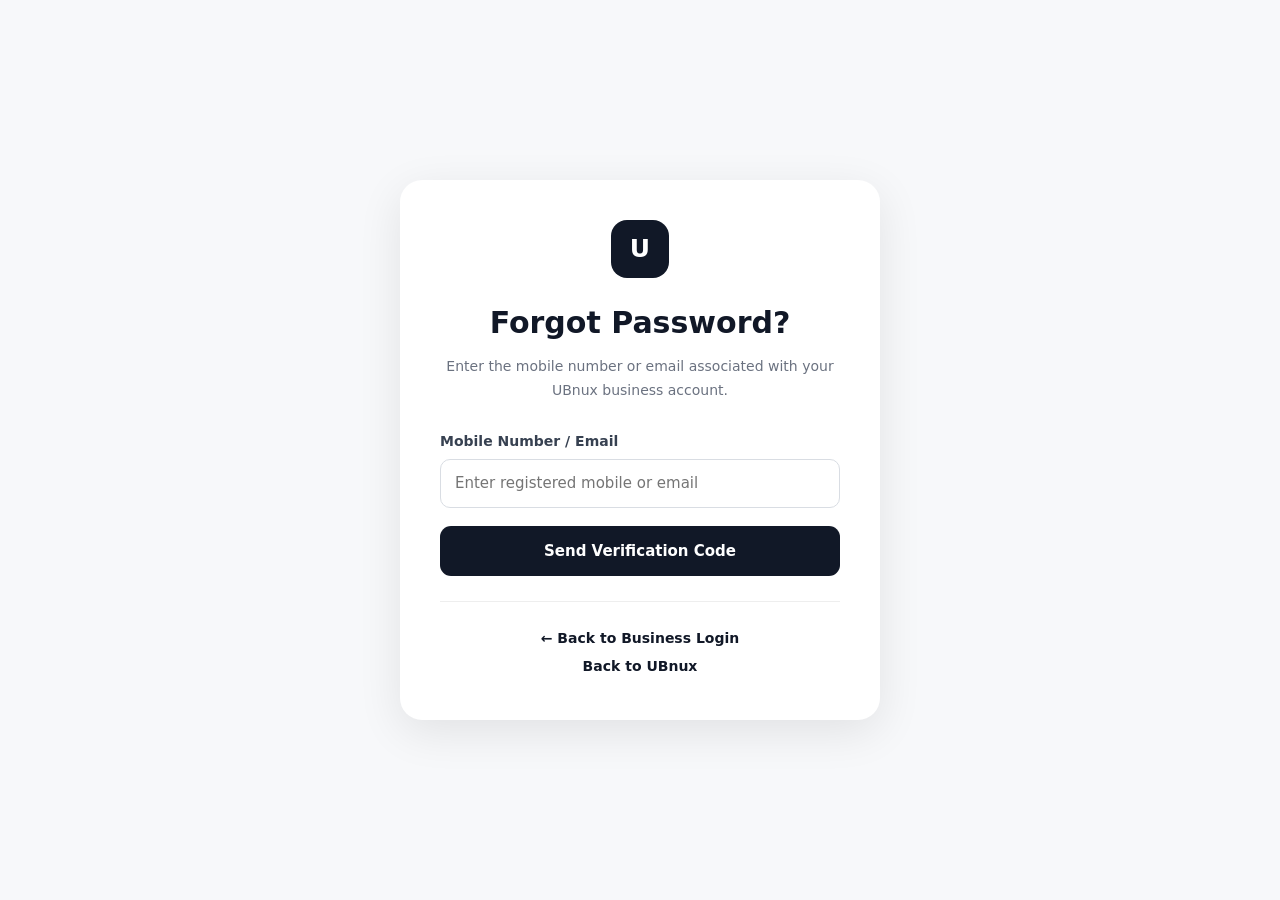
<file: business-forgot-password.html>
<!DOCTYPE html>
<html lang="en-IN">

<head>

  <meta charset="UTF-8">

  <meta
    name="viewport"
    content="width=device-width, initial-scale=1.0"
  >

  <title>Forgot Password | UBnux</title>

  <meta
    name="description"
    content="Recover your UBnux business account password."
  >

  <meta
    name="robots"
    content="noindex,nofollow"
  >

  <link
    rel="stylesheet"
    href="assets/css/style.css"
  >

  <style>

    [hidden] {
      display: none !important;
    }

    body {
      margin: 0;
      background: #f7f8fa;
    }

    .forgot-page {
      min-height: 100vh;
      display: flex;
      align-items: center;
      justify-content: center;
      padding: 25px 18px;
    }

    .forgot-card {
      width: 100%;
      max-width: 480px;
      padding: 40px;
      border-radius: 22px;
      background: #fff;
      box-shadow: 0 12px 45px rgba(0,0,0,.09);
    }

    .forgot-logo {
      width: 58px;
      height: 58px;
      display: flex;
      align-items: center;
      justify-content: center;
      margin: 0 auto 22px;
      border-radius: 16px;
      background: #111827;
      color: #fff;
      font-size: 25px;
      font-weight: 800;
    }

    .forgot-card h1 {
      margin: 0 0 10px;
      text-align: center;
      font-size: 30px;
      color: #111827;
    }

    .forgot-description {
      margin: 0 auto 28px;
      max-width: 390px;
      text-align: center;
      color: #6b7280;
      line-height: 1.7;
      font-size: 14px;
    }

    .form-group {
      margin-bottom: 18px;
    }

    .form-group label {
      display: block;
      margin-bottom: 7px;
      color: #374151;
      font-size: 14px;
      font-weight: 600;
    }

    .form-group input {
      box-sizing: border-box;
      width: 100%;
      min-height: 49px;
      padding: 0 14px;
      border: 1px solid #d9dde3;
      border-radius: 10px;
      outline: none;
      font-size: 15px;
    }

    .form-group input:focus {
      border-color: #111827;
      box-shadow: 0 0 0 3px rgba(17,24,39,.07);
    }

    .submit-button {
      width: 100%;
      min-height: 50px;
      border: 0;
      border-radius: 11px;
      background: #111827;
      color: #fff;
      cursor: pointer;
      font-size: 15px;
      font-weight: 700;
    }

    .submit-button:disabled {
      opacity: .65;
      cursor: not-allowed;
    }

    .message {
      display: none;
      margin-bottom: 18px;
      padding: 13px 14px;
      border-radius: 10px;
      font-size: 14px;
      line-height: 1.5;
    }

    .message.show {
      display: block;
    }

    .message.error {
      background: #fef2f2;
      color: #991b1b;
    }

    .message.success {
      background: #f0fdf4;
      color: #166534;
    }

    .links {
      margin-top: 25px;
      padding-top: 22px;
      border-top: 1px solid #eee;
      text-align: center;
      font-size: 14px;
      line-height: 2;
    }

    .links a {
      color: #111827;
      font-weight: 700;
      text-decoration: none;
    }

    .verification-section {
      display: none;
      margin-top: 25px;
      padding-top: 25px;
      border-top: 1px solid #eee;
    }

    .verification-section.show {
      display: block;
    }

    .password-section {
      display: none;
      margin-top: 25px;
    }

    .password-section.show {
      display: block;
    }

    .success-panel {
      display: none;
      text-align: center;
    }

    .success-panel.show {
      display: block;
    }

    .success-icon {
      width: 65px;
      height: 65px;
      display: flex;
      align-items: center;
      justify-content: center;
      margin: 0 auto 18px;
      border-radius: 50%;
      background: #dcfce7;
      color: #166534;
      font-size: 28px;
    }

    @media (max-width: 550px) {

      .forgot-card {
        padding: 30px 22px;
      }

    }

  </style>

</head>

<body>

  <main class="forgot-page">

    <section class="forgot-card">

      <div class="forgot-logo">
        U
      </div>


      <div id="mainRecovery">

        <h1>
          Forgot Password?
        </h1>

        <p class="forgot-description">
          Enter the mobile number or email associated with your
          UBnux business account.
        </p>


        <div
          id="message"
          class="message"
          role="alert"
        ></div>


        <form
          id="requestForm"
          novalidate
        >

          <div class="form-group">

            <label for="identifier">
              Mobile Number / Email
            </label>

            <input
              id="identifier"
              type="text"
              placeholder="Enter registered mobile or email"
              autocomplete="username"
              required
            >

          </div>


          <button
            id="requestButton"
            class="submit-button"
            type="submit"
          >
            Send Verification Code
          </button>

        </form>


        <section
          id="verificationSection"
          class="verification-section"
        >

          <div class="form-group">

            <label for="otp">
              Verification Code
            </label>

            <input
              id="otp"
              type="text"
              inputmode="numeric"
              maxlength="8"
              placeholder="Enter verification code"
              autocomplete="one-time-code"
            >

          </div>


          <button
            id="verifyButton"
            class="submit-button"
            type="button"
          >
            Verify Code
          </button>

        </section>


        <section
          id="passwordSection"
          class="password-section"
        >

          <div class="form-group">

            <label for="newPassword">
              New Password
            </label>

            <input
              id="newPassword"
              type="password"
              minlength="6"
              placeholder="Minimum 6 characters"
              autocomplete="new-password"
            >

          </div>


          <div class="form-group">

            <label for="confirmPassword">
              Confirm New Password
            </label>

            <input
              id="confirmPassword"
              type="password"
              minlength="6"
              placeholder="Re-enter new password"
              autocomplete="new-password"
            >

          </div>


          <button
            id="resetButton"
            class="submit-button"
            type="button"
          >
            Reset Password
          </button>

        </section>


        <div class="links">

          <a href="business-login.html">
            ← Back to Business Login
          </a>

          <br>

          <a href="index.html">
            Back to UBnux

          </a>

        </div>

      </div>


      <div
        id="successPanel"
        class="success-panel"
      >

        <div class="success-icon">
          ✓
        </div>

        <h1>
          Password Updated
        </h1>

        <p class="forgot-description">
          Your password has been changed successfully.
          You can now login using your new password.
        </p>

        <a
          href="business-login.html"
          class="submit-button"
          style="
            display:flex;
            align-items:center;
            justify-content:center;
            text-decoration:none;
          "
        >
          Login Now
        </a>

      </div>

    </section>

  </main>


  <script src="assets/js/config.js"></script>
  <script src="assets/js/state.js"></script>
  <script src="assets/js/cache.js"></script>
  <script src="assets/js/api.js"></script>
  <script src="assets/js/utils.js"></script>


  <script>

    (function () {

      "use strict";


      const App =
        window.UBnux ||
        window.ZilaBiz ||
        {};


      let recoveryToken =
        "";


      let recoveryIdentifier =
        "";


      function text(value) {

        return String(
          value == null
            ? ""
            : value
        ).trim();

      }


      function showMessage(
        message,
        type
      ) {

        const box =
          document.getElementById(
            "message"
          );


        box.textContent =
          text(message);


        box.className =
          "message show " +
          (
            type === "success"
              ? "success"
              : "error"
          );

      }


      function setButtonLoading(
        button,
        loading,
        normalText,
        loadingText
      ) {

        button.disabled =
          loading;


        button.textContent =
          loading
            ? loadingText
            : normalText;

      }


      async function callAPI(
        action,
        payload
      ) {

        if (
          !App.api ||
          typeof App.api.call !==
            "function"
        ) {

          throw new Error(
            "API is not available."
          );

        }


        return await App.api.call(
          action,
          payload,
          {
            retries: 1
          }
        );

      }


      document
        .getElementById(
          "requestForm"
        )
        .addEventListener(
          "submit",
          async function (event) {

            event.preventDefault();


            const identifier =
              text(
                document.getElementById(
                  "identifier"
                ).value
              );


            if (!identifier) {

              showMessage(
                "Please enter your registered mobile number or email."
              );

              return;

            }


            const button =
              document.getElementById(
                "requestButton"
              );


            setButtonLoading(
              button,
              true,
              "Send Verification Code",
              "Sending..."
            );


            try {

              const response =
                await callAPI(
                  "businessforgotpassword",
                  {
                    identifier:
                      identifier
                  }
                );


              if (
                !response ||
                !response.success
              ) {

                throw new Error(
                  response &&
                  response.message
                    ? response.message
                    : "Unable to send verification code."
                );

              }


              recoveryIdentifier =
                identifier;


              recoveryToken =
                text(
                  response.token ||
                  (
                    response.data &&
                    response.data.token
                  )
                );


              showMessage(
                response.message ||
                "Verification code sent successfully.",
                "success"
              );


              document
                .getElementById(
                  "verificationSection"
                )
                .classList.add(
                  "show"
                );


              document
                .getElementById(
                  "otp"
                )
                .focus();


            } catch (error) {

              console.error(
                "Forgot password request error:",
                error
              );


              showMessage(
                error.message ||
                "Unable to process your request."
              );

            } finally {

              setButtonLoading(
                button,
                false,
                "Send Verification Code",
                "Sending..."
              );

            }

          }
        );


      document
        .getElementById(
          "verifyButton"
        )
        .addEventListener(
          "click",
          async function () {

            const otp =
              text(
                document.getElementById(
                  "otp"
                ).value
              );


            if (!otp) {

              showMessage(
                "Please enter the verification code."
              );

              return;

            }


            const button =
              document.getElementById(
                "verifyButton"
              );


            setButtonLoading(
              button,
              true,
              "Verify Code",
              "Verifying..."
            );


            try {

              const response =
                await callAPI(
                  "verifybusinessotp",
                  {
                    identifier:
                      recoveryIdentifier,

                    otp:
                      otp,

                    token:
                      recoveryToken
                  }
                );


              if (
                !response ||
                !response.success
              ) {

                throw new Error(
                  response &&
                  response.message
                    ? response.message
                    : "Invalid verification code."
                );

              }


              recoveryToken =
                text(
                  response.token ||
                  (
                    response.data &&
                    response.data.token
                  ) ||
                  recoveryToken
                );


              document
                .getElementById(
                  "passwordSection"
                )
                .classList.add(
                  "show"
                );


              document
                .getElementById(
                  "newPassword"
                )
                .focus();


              showMessage(
                "Verification successful. Please create a new password.",
                "success"
              );


            } catch (error) {

              console.error(
                "OTP verification error:",
                error
              );


              showMessage(
                error.message ||
                "Unable to verify the code."
              );

            } finally {

              setButtonLoading(
                button,
                false,
                "Verify Code",
                "Verifying..."
              );

            }

          }
        );


      document
        .getElementById(
          "resetButton"
        )
        .addEventListener(
          "click",
          async function () {

            const newPassword =
              document.getElementById(
                "newPassword"
              ).value;


            const confirmPassword =
              document.getElementById(
                "confirmPassword"
              ).value;


            if (
              newPassword.length < 6
            ) {

              showMessage(
                "New password must contain at least 6 characters."
              );

              return;

            }


            if (
              newPassword !==
              confirmPassword
            ) {

              showMessage(
                "Passwords do not match."
              );

              return;

            }


            const button =
              document.getElementById(
                "resetButton"
              );


            setButtonLoading(
              button,
              true,
              "Reset Password",
              "Updating..."
            );


            try {

              const response =
                await callAPI(
                  "resetbusinesspassword",
                  {
                    identifier:
                      recoveryIdentifier,

                    password:
                      newPassword,

                    token:
                      recoveryToken
                  }
                );


              if (
                !response ||
                !response.success
              ) {

                throw new Error(
                  response &&
                  response.message
                    ? response.message
                    : "Unable to reset password."
                );

              }


              document
                .getElementById(
                  "mainRecovery"
                )
                .style.display =
                "none";


              document
                .getElementById(
                  "successPanel"
                )
                .classList.add(
                  "show"
                );


            } catch (error) {

              console.error(
                "Password reset error:",
                error
              );


              showMessage(
                error.message ||
                "Unable to reset password."
              );

            } finally {

              setButtonLoading(
                button,
                false,
                "Reset Password",
                "Updating..."
              );

            }

          }
        );

    })();

  </script>

</body>

</html>
</file>
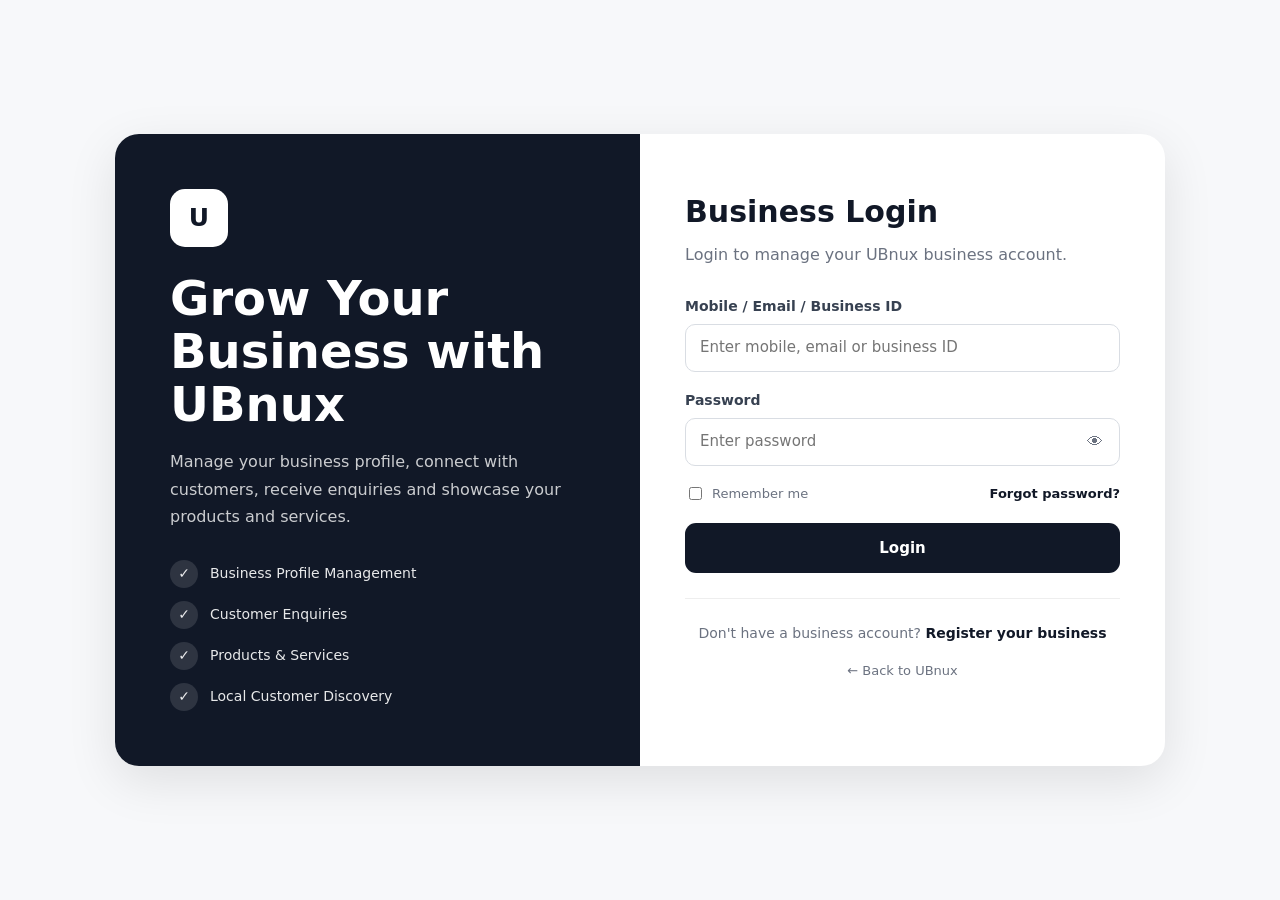
<file: business-login.html>
<!DOCTYPE html>
<html lang="en-IN">

<head>

  <meta charset="UTF-8">

  <meta
    name="viewport"
    content="width=device-width, initial-scale=1.0"
  >

  <title>Business Login | UBnux</title>

  <meta
    name="description"
    content="Login to your UBnux business account and manage your business profile, enquiries and services."
  >

  <meta
    name="robots"
    content="noindex,nofollow"
  >

  <link
    rel="stylesheet"
    href="assets/css/style.css"
  >

  <style>

    [hidden] {
      display: none !important;
    }

    body {
      min-height: 100vh;
      margin: 0;
      background: #f7f8fa;
    }

    .auth-page {
      min-height: 100vh;
      display: flex;
      align-items: center;
      justify-content: center;
      padding: 30px 18px;
    }

    .auth-wrapper {
      width: 100%;
      max-width: 1050px;
      display: grid;
      grid-template-columns: 1fr 1fr;
      overflow: hidden;
      border-radius: 24px;
      background: #fff;
      box-shadow: 0 15px 50px rgba(0,0,0,.10);
    }

    .auth-brand {
      display: flex;
      flex-direction: column;
      justify-content: center;
      padding: 55px;
      background: #111827;
      color: #fff;
    }

    .auth-brand-logo {
      width: 58px;
      height: 58px;
      display: flex;
      align-items: center;
      justify-content: center;
      margin-bottom: 25px;
      border-radius: 15px;
      background: #fff;
      color: #111827;
      font-size: 25px;
      font-weight: 800;
    }

    .auth-brand h1 {
      margin: 0 0 18px;
      font-size: clamp(30px,4vw,48px);
      line-height: 1.1;
    }

    .auth-brand p {
      max-width: 450px;
      margin: 0;
      color: rgba(255,255,255,.78);
      line-height: 1.7;
    }

    .auth-features {
      display: grid;
      gap: 13px;
      margin-top: 30px;
    }

    .auth-feature {
      display: flex;
      gap: 12px;
      align-items: center;
      color: rgba(255,255,255,.9);
      font-size: 14px;
    }

    .auth-feature-icon {
      width: 28px;
      height: 28px;
      display: flex;
      align-items: center;
      justify-content: center;
      border-radius: 50%;
      background: rgba(255,255,255,.12);
    }

    .auth-form-area {
      padding: 55px 45px;
    }

    .auth-form-area h2 {
      margin: 0 0 8px;
      font-size: 30px;
      color: #111827;
    }

    .auth-subtitle {
      margin: 0 0 28px;
      color: #6b7280;
      line-height: 1.6;
    }

    .form-group {
      margin-bottom: 18px;
    }

    .form-group label {
      display: block;
      margin-bottom: 7px;
      color: #374151;
      font-size: 14px;
      font-weight: 600;
    }

    .input-wrap {
      position: relative;
    }

    .form-group input {
      box-sizing: border-box;
      width: 100%;
      min-height: 48px;
      padding: 0 45px 0 14px;
      border: 1px solid #d9dde3;
      border-radius: 10px;
      background: #fff;
      color: #111827;
      font-size: 15px;
      outline: none;
      transition: border-color .2s, box-shadow .2s;
    }

    .form-group input:focus {
      border-color: #111827;
      box-shadow: 0 0 0 3px rgba(17,24,39,.08);
    }

    .password-toggle {
      position: absolute;
      right: 8px;
      top: 50%;
      transform: translateY(-50%);
      width: 35px;
      height: 35px;
      border: 0;
      background: transparent;
      cursor: pointer;
      color: #6b7280;
    }

    .auth-options {
      display: flex;
      align-items: center;
      justify-content: space-between;
      gap: 10px;
      margin: 5px 0 20px;
      font-size: 13px;
    }

    .remember {
      display: flex;
      align-items: center;
      gap: 7px;
      color: #6b7280;
    }

    .auth-options a,
    .auth-footer a {
      color: #111827;
      font-weight: 600;
      text-decoration: none;
    }

    .auth-submit {
      width: 100%;
      min-height: 50px;
      border: 0;
      border-radius: 11px;
      background: #111827;
      color: #fff;
      cursor: pointer;
      font-size: 15px;
      font-weight: 700;
    }

    .auth-submit:disabled {
      opacity: .65;
      cursor: not-allowed;
    }

    .message {
      display: none;
      margin-bottom: 18px;
      padding: 12px 14px;
      border-radius: 10px;
      font-size: 14px;
      line-height: 1.5;
    }

    .message.show {
      display: block;
    }

    .message.error {
      background: #fef2f2;
      color: #991b1b;
    }

    .message.success {
      background: #f0fdf4;
      color: #166534;
    }

    .auth-footer {
      margin-top: 25px;
      padding-top: 22px;
      border-top: 1px solid #eee;
      text-align: center;
      color: #6b7280;
      font-size: 14px;
      line-height: 1.8;
    }

    .back-home {
      display: block;
      margin-top: 15px;
      text-align: center;
      color: #6b7280;
      text-decoration: none;
      font-size: 13px;
    }

    .loading-text {
      display: none;
    }

    .auth-submit.loading .normal-text {
      display: none;
    }

    .auth-submit.loading .loading-text {
      display: inline;
    }

    @media (max-width: 800px) {

      .auth-wrapper {
        grid-template-columns: 1fr;
        max-width: 550px;
      }

      .auth-brand {
        padding: 35px;
      }

      .auth-features {
        display: none;
      }

      .auth-form-area {
        padding: 35px 25px;
      }

    }

  </style>

</head>

<body>

  <main class="auth-page">

    <div class="auth-wrapper">

      <section class="auth-brand">

        <div class="auth-brand-logo">
          U
        </div>

        <h1>
          Grow Your Business with UBnux
        </h1>

        <p>
          Manage your business profile, connect with customers,
          receive enquiries and showcase your products and services.
        </p>

        <div class="auth-features">

          <div class="auth-feature">

            <span class="auth-feature-icon">
              ✓
            </span>

            Business Profile Management

          </div>

          <div class="auth-feature">

            <span class="auth-feature-icon">
              ✓
            </span>

            Customer Enquiries

          </div>

          <div class="auth-feature">

            <span class="auth-feature-icon">
              ✓
            </span>

            Products & Services

          </div>

          <div class="auth-feature">

            <span class="auth-feature-icon">
              ✓
            </span>

            Local Customer Discovery

          </div>

        </div>

      </section>


      <section class="auth-form-area">

        <h2>
          Business Login
        </h2>

        <p class="auth-subtitle">
          Login to manage your UBnux business account.
        </p>


        <div
          id="message"
          class="message"
          role="alert"
        ></div>


        <form
          id="loginForm"
          novalidate
        >

          <div class="form-group">

            <label for="identifier">
              Mobile / Email / Business ID
            </label>

            <input
              id="identifier"
              name="identifier"
              type="text"
              autocomplete="username"
              placeholder="Enter mobile, email or business ID"
              required
            >

          </div>


          <div class="form-group">

            <label for="password">
              Password
            </label>

            <div class="input-wrap">

              <input
                id="password"
                name="password"
                type="password"
                autocomplete="current-password"
                placeholder="Enter password"
                required
              >

              <button
                id="passwordToggle"
                class="password-toggle"
                type="button"
                aria-label="Show password"
              >
                👁
              </button>

            </div>

          </div>


          <div class="auth-options">

            <label class="remember">

              <input
                id="remember"
                type="checkbox"
              >

              Remember me

            </label>


            <a href="business-forgot-password.html">
              Forgot password?
            </a>

          </div>


          <button
            id="loginButton"
            class="auth-submit"
            type="submit"
          >

            <span class="normal-text">
              Login
            </span>

            <span class="loading-text">
              Logging in...
            </span>

          </button>

        </form>


        <div class="auth-footer">

          Don't have a business account?

          <a href="business-register.html">
            Register your business
          </a>

        </div>


        <a
          class="back-home"
          href="index.html"
        >
          ← Back to UBnux

        </a>

      </section>

    </div>

  </main>


  <script src="assets/js/config.js"></script>
  <script src="assets/js/state.js"></script>
  <script src="assets/js/cache.js"></script>
  <script src="assets/js/api.js"></script>
  <script src="assets/js/utils.js"></script>


  <script>

    (function () {

      "use strict";


      const App =
        window.UBnux ||
        window.ZilaBiz ||
        {};


      const STORAGE_KEY =
        "ubnux_business_auth";


      const LEGACY_KEY =
        "zilaBiz_business_auth";


      function text(value) {

        return String(
          value == null
            ? ""
            : value
        ).trim();

      }


      function showMessage(
        message,
        type
      ) {

        const box =
          document.getElementById(
            "message"
          );


        box.textContent =
          text(message);


        box.className =
          "message show " +
          (
            type === "success"
              ? "success"
              : "error"
          );

      }


      function clearMessage() {

        const box =
          document.getElementById(
            "message"
          );

        box.textContent = "";

        box.className =
          "message";

      }


      function setLoading(
        loading
      ) {

        const button =
          document.getElementById(
            "loginButton"
          );

        button.disabled =
          loading;

        button.classList.toggle(
          "loading",
          loading
        );

      }


      function getStoredAuth() {

        try {

          return JSON.parse(
            localStorage.getItem(
              STORAGE_KEY
            ) ||
            localStorage.getItem(
              LEGACY_KEY
            ) ||
            "null"
          );

        } catch (error) {

          return null;

        }

      }


      function saveAuth(
        auth,
        remember
      ) {

        try {

          localStorage.removeItem(
            STORAGE_KEY
          );

          localStorage.removeItem(
            LEGACY_KEY
          );


          if (remember) {

            localStorage.setItem(
              STORAGE_KEY,
              JSON.stringify(auth)
            );

          }

          else {

            sessionStorage.setItem(
              STORAGE_KEY,
              JSON.stringify(auth)
            );

          }

        } catch (error) {

          console.error(
            "Unable to save authentication:",
            error
          );

        }

      }


      function getLoginRedirect() {

        const params =
          new URLSearchParams(
            location.search
          );


        return (
          params.get(
            "redirect"
          ) ||
          "business-dashboard.html"
        );

      }


      async function login(
        identifier,
        password
      ) {

        if (
          !App.api ||
          typeof App.api.call !==
            "function"
        ) {

          throw new Error(
            "API is not available."
          );

        }


        const response =
          await App.api.call(
            "businesslogin",
            {
              identifier:
                identifier,

              password:
                password
            },
            {
              retries: 1
            }
          );


        return response;

      }


      document
        .getElementById(
          "passwordToggle"
        )
        .addEventListener(
          "click",
          function () {

            const input =
              document.getElementById(
                "password"
              );


            if (
              input.type ===
              "password"
            ) {

              input.type =
                "text";

              this.textContent =
                "🙈";

              this.setAttribute(
                "aria-label",
                "Hide password"
              );

            }

            else {

              input.type =
                "password";

              this.textContent =
                "👁";

              this.setAttribute(
                "aria-label",
                "Show password"
              );

            }

          }
        );


      document
        .getElementById(
          "loginForm"
        )
        .addEventListener(
          "submit",
          async function (event) {

            event.preventDefault();

            clearMessage();


            const identifier =
              text(
                document.getElementById(
                  "identifier"
                ).value
              );


            const password =
              document.getElementById(
                "password"
              ).value;


            const remember =
              document.getElementById(
                "remember"
              ).checked;


            if (!identifier) {

              showMessage(
                "Please enter your mobile, email or business ID."
              );

              return;

            }


            if (!password) {

              showMessage(
                "Please enter your password."
              );

              return;

            }


            setLoading(
              true
            );


            try {

              const response =
                await login(
                  identifier,
                  password
                );


              if (
                !response ||
                !response.success
              ) {

                throw new Error(
                  response &&
                  response.message
                    ? response.message
                    : "Invalid login credentials."
                );

              }


              const data =
                response.data ||
                response.business ||
                {};


              const auth =
                {
                  loggedIn: true,

                  business:
                    data.business ||
                    data.user ||
                    data,

                  token:
                    data.token ||
                    response.token ||
                    "",

                  loginAt:
                    Date.now()
                };


              saveAuth(
                auth,
                remember
              );


              showMessage(
                "Login successful. Redirecting...",
                "success"
              );


              setTimeout(
                function () {

                  location.href =
                    getLoginRedirect();

                },
                500
              );


            } catch (error) {

              console.error(
                "Business login error:",
                error
              );


              showMessage(
                error.message ||
                "Login failed. Please try again."
              );

            } finally {

              setLoading(
                false
              );

            }

          }
        );


      const existing =
        getStoredAuth();


      if (
        existing &&
        existing.loggedIn
      ) {

        const redirect =
          getLoginRedirect();


        if (
          redirect !==
          "business-dashboard.html"
        ) {

          location.href =
            redirect;

        }

      }

    })();

  </script>

</body>

</html>
</file>
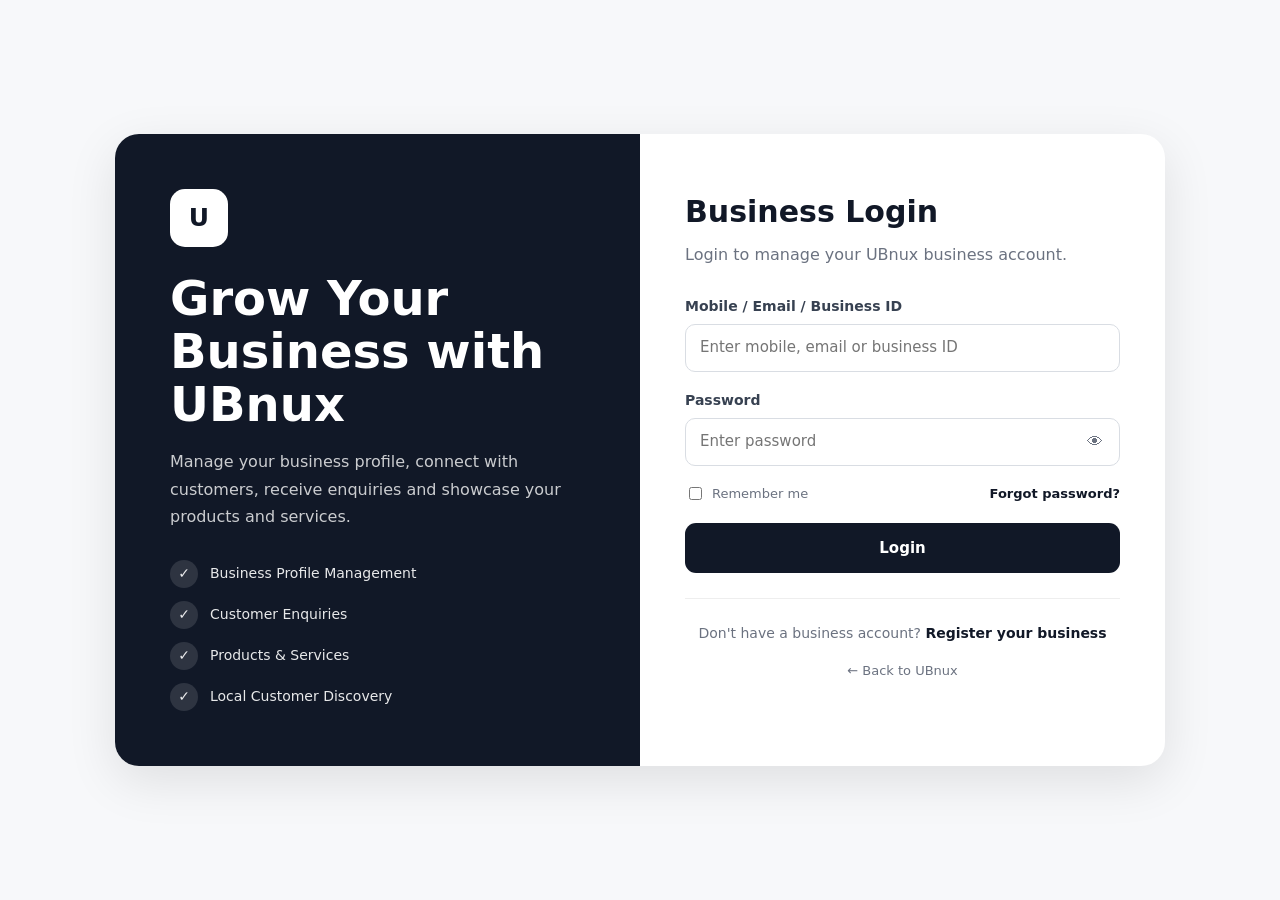
<file: business-profile.html>
<!DOCTYPE html>
<html lang="en-IN">

<head>

  <meta charset="UTF-8">

  <meta
    name="viewport"
    content="width=device-width,initial-scale=1.0"
  >

  <meta
    name="theme-color"
    content="#0f172a"
  >

  <title>Business Profile | UBnux</title>

  <link
    rel="stylesheet"
    href="assets/css/style.css"
  >

  <style>

    *{
      box-sizing:border-box;
    }

    body{
      margin:0;
      background:#f8fafc;
      color:#0f172a;
      font-family:Inter,system-ui,-apple-system,BlinkMacSystemFont,"Segoe UI",sans-serif;
    }

    button,
    input,
    textarea,
    select{
      font:inherit;
    }

    .layout{
      min-height:100vh;
      display:flex;
    }

    .sidebar{
      width:260px;
      background:#0f172a;
      color:#fff;
      position:fixed;
      inset:0 auto 0 0;
      z-index:100;
      display:flex;
      flex-direction:column;
    }

    .brand{
      padding:24px 22px;
      border-bottom:1px solid rgba(255,255,255,.1);
    }

    .brand-title{
      font-size:24px;
      font-weight:800;
    }

    .brand-subtitle{
      color:#94a3b8;
      font-size:12px;
      margin-top:4px;
    }

    .business-mini{
      padding:20px 18px;
      border-bottom:1px solid rgba(255,255,255,.1);
    }

    .business-mini-name{
      font-weight:700;
      overflow:hidden;
      text-overflow:ellipsis;
      white-space:nowrap;
    }

    .nav{
      padding:16px 12px;
      flex:1;
    }

    .nav a{
      display:block;
      color:#cbd5e1;
      padding:12px 14px;
      border-radius:10px;
      margin-bottom:5px;
      font-size:14px;
    }

    .nav a.active,
    .nav a:hover{
      background:#1e293b;
      color:#fff;
    }

    .logout{
      margin:12px;
      padding:11px;
      border:0;
      background:#1e293b;
      color:#fff;
      border-radius:10px;
      cursor:pointer;
    }

    .main{
      margin-left:260px;
      width:calc(100% - 260px);
    }

    .topbar{
      height:72px;
      background:#fff;
      border-bottom:1px solid #e2e8f0;
      display:flex;
      align-items:center;
      justify-content:space-between;
      padding:0 30px;
      position:sticky;
      top:0;
      z-index:50;
    }

    .title{
      font-size:21px;
      font-weight:750;
    }

    .mobile-menu{
      display:none;
      border:0;
      padding:9px;
      border-radius:8px;
      background:#f1f5f9;
    }

    .content{
      padding:30px;
      max-width:1100px;
      margin:auto;
    }

    .page-heading{
      margin-bottom:22px;
    }

    .page-heading h1{
      margin:0;
      font-size:28px;
    }

    .page-heading p{
      margin:7px 0 0;
      color:#64748b;
    }

    .form-panel{
      background:#fff;
      border:1px solid #e2e8f0;
      border-radius:16px;
      overflow:hidden;
      box-shadow:0 4px 15px rgba(15,23,42,.04);
    }

    .section{
      padding:24px;
      border-bottom:1px solid #e2e8f0;
    }

    .section:last-child{
      border-bottom:0;
    }

    .section-title{
      font-size:16px;
      font-weight:750;
      margin-bottom:18px;
    }

    .grid{
      display:grid;
      grid-template-columns:repeat(2,1fr);
      gap:17px;
    }

    .field{
      display:flex;
      flex-direction:column;
      gap:7px;
    }

    .field.full{
      grid-column:1/-1;
    }

    label{
      font-size:13px;
      font-weight:650;
      color:#334155;
    }

    input,
    textarea,
    select{
      width:100%;
      border:1px solid #dbe3ee;
      background:#fff;
      border-radius:9px;
      padding:11px 12px;
      outline:none;
      color:#0f172a;
    }

    input:focus,
    textarea:focus,
    select:focus{
      border-color:#2563eb;
      box-shadow:0 0 0 3px rgba(37,99,235,.08);
    }

    textarea{
      min-height:110px;
      resize:vertical;
    }

    .hint{
      font-size:11px;
      color:#94a3b8;
    }

    .actions{
      padding:20px 24px;
      display:flex;
      justify-content:flex-end;
      gap:10px;
    }

    .btn{
      border:0;
      border-radius:9px;
      padding:11px 18px;
      cursor:pointer;
      font-weight:650;
    }

    .btn-primary{
      background:#2563eb;
      color:#fff;
    }

    .btn-secondary{
      background:#f1f5f9;
      color:#334155;
    }

    .message{
      margin:0 24px 20px;
      padding:11px 13px;
      border-radius:9px;
      font-size:13px;
      display:none;
    }

    .message.success{
      display:block;
      background:#dcfce7;
      color:#166534;
    }

    .message.error{
      display:block;
      background:#fee2e2;
      color:#991b1b;
    }

    .loading{
      opacity:.65;
      pointer-events:none;
    }

    @media(max-width:760px){

      .sidebar{
        transform:translateX(-100%);
        transition:.25s;
      }

      .sidebar.open{
        transform:translateX(0);
      }

      .main{
        margin-left:0;
        width:100%;
      }

      .mobile-menu{
        display:block;
      }

      .topbar{
        padding:0 16px;
      }

      .content{
        padding:20px 15px;
      }

      .grid{
        grid-template-columns:1fr;
      }

      .field.full{
        grid-column:auto;
      }

      .section{
        padding:18px;
      }

      .actions{
        padding:18px;
      }

    }

  </style>

</head>

<body>

<div class="layout">

  <aside
    class="sidebar"
    id="sidebar"
  >

    <div class="brand">
      <div class="brand-title">UBnux</div>
      <div class="brand-subtitle">
        Business Management
      </div>
    </div>

    <div class="business-mini">
      <div
        class="business-mini-name"
        id="sidebarBusinessName"
      >
        Business
      </div>
    </div>

    <nav class="nav">

      <a href="business-dashboard.html">
        📊 Dashboard
      </a>

      <a
        href="business-profile.html"
        class="active"
      >
        🏪 Business Profile
      </a>

      <a href="business-enquiries.html">
        💬 Enquiries
      </a>

      <a href="business-services.html">
        🛍️ Products & Services
      </a>

      <a href="business-settings.html">
        ⚙️ Settings
      </a>

    </nav>

    <button
      class="logout"
      id="logoutButton"
    >
      Logout
    </button>

  </aside>


  <main class="main">

    <header class="topbar">

      <div style="display:flex;align-items:center;gap:12px">

        <button
          class="mobile-menu"
          id="mobileMenuButton"
        >
          ☰
        </button>

        <div class="title">
          Business Profile
        </div>

      </div>

    </header>


    <section class="content">

      <div class="page-heading">

        <h1>
          Business Profile
        </h1>

        <p>
          Keep your business information accurate and complete.
        </p>

      </div>


      <form
        class="form-panel"
        id="profileForm"
      >

        <div class="section">

          <div class="section-title">
            Basic Information
          </div>

          <div class="grid">

            <div class="field">

              <label>
                Business Name *
              </label>

              <input
                id="businessName"
                name="businessName"
                required
              >

            </div>


            <div class="field">

              <label>
                Owner Name
              </label>

              <input
                id="ownerName"
                name="ownerName"
              >

            </div>


            <div class="field">

              <label>
                Mobile Number *
              </label>

              <input
                id="mobile"
                name="mobile"
                inputmode="tel"
                required
              >

            </div>


            <div class="field">

              <label>
                Email
              </label>

              <input
                id="email"
                name="email"
                type="email"
              >

            </div>


            <div class="field">

              <label>
                Category
              </label>

              <select
                id="category"
                name="category"
              >

                <option value="">
                  Select Category
                </option>

              </select>

            </div>


            <div class="field">

              <label>
                District
              </label>

              <select
                id="district"
                name="district"
              >

                <option value="">
                  Select District
                </option>

              </select>

            </div>


            <div class="field">

              <label>
                Area / Locality
              </label>

              <input
                id="area"
                name="area"
              >

            </div>


            <div class="field">

              <label>
                Pincode
              </label>

              <input
                id="pincode"
                name="pincode"
                inputmode="numeric"
              >

            </div>


            <div class="field full">

              <label>
                Address
              </label>

              <textarea
                id="address"
                name="address"
              ></textarea>

            </div>

          </div>

        </div>


        <div class="section">

          <div class="section-title">
            Business Description
          </div>

          <div class="grid">

            <div class="field full">

              <label>
                Description
              </label>

              <textarea
                id="description"
                name="description"
                placeholder="Describe your business, products, services and specialties..."
              ></textarea>

              <div class="hint">
                A clear description helps customers understand your business.
              </div>

            </div>

          </div>

        </div>


        <div class="section">

          <div class="section-title">
            Online Presence
          </div>

          <div class="grid">

            <div class="field">

              <label>
                Website
              </label>

              <input
                id="website"
                name="website"
                type="url"
                placeholder="https://"
              >

            </div>


            <div class="field">

              <label>
                Facebook
              </label>

              <input
                id="facebook"
                name="facebook"
                type="url"
              >

            </div>


            <div class="field">

              <label>
                Instagram
              </label>

              <input
                id="instagram"
                name="instagram"
                type="url"
              >

            </div>


            <div class="field">

              <label>
                WhatsApp
              </label>

              <input
                id="whatsapp"
                name="whatsapp"
                inputmode="tel"
              >

            </div>

          </div>

        </div>


        <div
          class="message"
          id="formMessage"
        ></div>


        <div class="actions">

          <button
            type="button"
            class="btn btn-secondary"
            id="cancelButton"
          >
            Cancel
          </button>

          <button
            type="submit"
            class="btn btn-primary"
            id="saveButton"
          >
            Save Changes
          </button>

        </div>

      </form>

    </section>

  </main>

</div>


<script src="assets/js/config.js"></script>
<script src="assets/js/state.js"></script>
<script src="assets/js/cache.js"></script>
<script src="assets/js/api.js"></script>
<script src="assets/js/utils.js"></script>


<script>

"use strict";


const PROFILE_GET_ACTION =
  "getbusinessprofile";

const PROFILE_UPDATE_ACTION =
  "updatebusinessprofile";


function getAuth(){

  try{

    const raw =
      localStorage.getItem(
        "ubnux_business_auth"
      ) ||
      sessionStorage.getItem(
        "ubnux_business_auth"
      ) ||
      localStorage.getItem(
        "zilaBiz_business_auth"
      );

    return raw
      ? JSON.parse(raw)
      : null;

  }catch(error){

    return null;

  }

}


function getBusinessId(){

  const auth =
    getAuth();

  if(!auth){
    return "";
  }

  const business =
    auth.business ||
    auth.user ||
    auth.data ||
    auth;

  return (
    business.businessId ||
    business.BusinessID ||
    business.id ||
    business.ID ||
    auth.businessId ||
    auth.BusinessID ||
    auth.userId ||
    auth.UserID ||
    ""
  );

}


function read(
  obj,
  keys,
  fallback=""
){

  if(!obj){
    return fallback;
  }

  for(
    const key of keys
  ){

    if(
      obj[key] !== undefined &&
      obj[key] !== null &&
      String(obj[key]).trim() !== ""
    ){

      return obj[key];

    }

  }

  return fallback;

}


function setValue(
  id,
  value
){

  const element =
    document.getElementById(id);

  if(element){
    element.value =
      value ?? "";
  }

}


function populateSelect(
  id,
  items,
  selectedValue
){

  const select =
    document.getElementById(id);

  if(!select){
    return;
  }

  const original =
    select.options[0]
      ?.outerHTML ||
    "";

  select.innerHTML =
    original;

  if(!Array.isArray(items)){
    return;
  }

  items.forEach(item => {

    const idValue =
      read(
        item,
        [
          "CategoryID",
          "categoryId",
          "DistrictID",
          "districtId",
          "ID",
          "id",
          "Code",
          "code"
        ],
        ""
      );

    const name =
      read(
        item,
        [
          "CategoryName",
          "categoryName",
          "DistrictName",
          "districtName",
          "Name",
          "name"
        ],
        idValue
      );

    const option =
      document.createElement(
        "option"
      );

    option.value =
      idValue || name;

    option.textContent =
      name;

    if(
      String(option.value).toLowerCase() ===
      String(selectedValue).toLowerCase() ||
      String(name).toLowerCase() ===
      String(selectedValue).toLowerCase()
    ){

      option.selected =
        true;

    }

    select.appendChild(
      option
    );

  });

}


async function loadOptions(){

  try{

    const response =
      await App.api.getInitialDataFast();

    if(
      !response ||
      response.success === false
    ){
      return;
    }

    const data =
      response.data ||
      {};

    const currentCategory =
      document.getElementById(
        "category"
      ).value;

    const currentDistrict =
      document.getElementById(
        "district"
      ).value;

    populateSelect(
      "category",
      data.categories || [],
      currentCategory
    );

    populateSelect(
      "district",
      data.districts || [],
      currentDistrict
    );

  }catch(error){

    console.warn(
      "Options:",
      error
    );

  }

}


function fillForm(
  business
){

  setValue(
    "businessName",
    read(
      business,
      [
        "BusinessName",
        "businessName",
        "Name",
        "name"
      ]
    )
  );

  setValue(
    "ownerName",
    read(
      business,
      [
        "OwnerName",
        "ownerName",
        "Owner"
      ]
    )
  );

  setValue(
    "mobile",
    read(
      business,
      [
        "Mobile",
        "mobile",
        "Phone",
        "phone"
      ]
    )
  );

  setValue(
    "email",
    read(
      business,
      [
        "Email",
        "email"
      ]
    )
  );

  setValue(
    "area",
    read(
      business,
      [
        "Area",
        "area",
        "Locality",
        "locality"
      ]
    )
  );

  setValue(
    "pincode",
    read(
      business,
      [
        "Pincode",
        "pincode",
        "PinCode"
      ]
    )
  );

  setValue(
    "address",
    read(
      business,
      [
        "Address",
        "address"
      ]
    )
  );

  setValue(
    "description",
    read(
      business,
      [
        "Description",
        "description",
        "ShortDescription"
      ]
    )
  );

  setValue(
    "website",
    read(
      business,
      [
        "WebsiteURL",
        "websiteURL",
        "Website",
        "website"
      ]
    )
  );

  setValue(
    "facebook",
    read(
      business,
      [
        "FacebookURL",
        "facebookURL",
        "Facebook",
        "facebook"
      ]
    )
  );

  setValue(
    "instagram",
    read(
      business,
      [
        "InstagramURL",
        "instagramURL",
        "Instagram",
        "instagram"
      ]
    )
  );

  setValue(
    "whatsapp",
    read(
      business,
      [
        "WhatsApp",
        "whatsapp",
        "WhatsAppNumber",
        "whatsappNumber"
      ]
    )
  );

  setTimeout(
    () => {

      const category =
        read(
          business,
          [
            "CategoryID",
            "categoryId",
            "Category",
            "category",
            "CategoryName"
          ]
        );

      const district =
        read(
          business,
          [
            "DistrictID",
            "districtId",
            "District",
            "district",
            "DistrictName"
          ]
        );

      document.getElementById(
        "category"
      ).value =
        category;

      document.getElementById(
        "district"
      ).value =
        district;

    },
    100
  );

}


async function loadProfile(){

  const auth =
    getAuth();

  if(!auth){

    location.href =
      "business-login.html";

    return;

  }

  const businessId =
    getBusinessId();

  try{

    const response =
      await App.api.call(
        PROFILE_GET_ACTION,
        {
          businessId,
          BusinessID:businessId,
          userId:businessId,
          UserID:businessId
        },
        {
          retries:1
        }
      );

    if(
      !response ||
      response.success === false
    ){

      throw new Error(
        response?.message ||
        "Profile could not be loaded."
      );

    }

    const data =
      response.data ||
      response;

    const business =
      data.business ||
      data.profile ||
      data.user ||
      data;

    fillForm(
      business
    );

    await loadOptions();

    fillForm(
      business
    );

  }catch(error){

    console.error(
      error
    );

    showMessage(
      error.message ||
      "Unable to load profile.",
      true
    );

  }

}


function showMessage(
  text,
  isError=false
){

  const box =
    document.getElementById(
      "formMessage"
    );

  box.textContent =
    text;

  box.className =
    "message " +
    (
      isError
        ? "error"
        : "success"
    );

}


async function saveProfile(
  event
){

  event.preventDefault();

  const form =
    document.getElementById(
      "profileForm"
    );

  const saveButton =
    document.getElementById(
      "saveButton"
    );

  const businessId =
    getBusinessId();

  const formData =
    new FormData(form);

  const payload = {

    businessId,
    BusinessID:businessId,

    businessName:
      formData.get(
        "businessName"
      ),

    BusinessName:
      formData.get(
        "businessName"
      ),

    ownerName:
      formData.get(
        "ownerName"
      ),

    OwnerName:
      formData.get(
        "ownerName"
      ),

    mobile:
      formData.get(
        "mobile"
      ),

    Mobile:
      formData.get(
        "mobile"
      ),

    email:
      formData.get(
        "email"
      ),

    Email:
      formData.get(
        "email"
      ),

    category:
      formData.get(
        "category"
      ),

    Category:
      formData.get(
        "category"
      ),

    district:
      formData.get(
        "district"
      ),

    District:
      formData.get(
        "district"
      ),

    area:
      formData.get(
        "area"
      ),

    Area:
      formData.get(
        "area"
      ),

    pincode:
      formData.get(
        "pincode"
      ),

    Pincode:
      formData.get(
        "pincode"
      ),

    address:
      formData.get(
        "address"
      ),

    Address:
      formData.get(
        "address"
      ),

    description:
      formData.get(
        "description"
      ),

    Description:
      formData.get(
        "description"
      ),

    website:
      formData.get(
        "website"
      ),

    WebsiteURL:
      formData.get(
        "website"
      ),

    facebook:
      formData.get(
        "facebook"
      ),

    FacebookURL:
      formData.get(
        "facebook"
      ),

    instagram:
      formData.get(
        "instagram"
      ),

    InstagramURL:
      formData.get(
        "instagram"
      ),

    whatsapp:
      formData.get(
        "whatsapp"
      ),

    WhatsApp:
      formData.get(
        "whatsapp"
      )

  };


  try{

    form.classList.add(
      "loading"
    );

    saveButton.textContent =
      "Saving...";

    const response =
      await App.api.call(
        PROFILE_UPDATE_ACTION,
        payload,
        {
          retries:1
        }
      );

    if(
      !response ||
      response.success === false
    ){

      throw new Error(
        response?.message ||
        "Profile update failed."
      );

    }

    showMessage(
      response.message ||
      "Business profile updated successfully."
    );

  }catch(error){

    console.error(
      error
    );

    showMessage(
      error.message ||
      "Unable to save profile.",
      true
    );

  }finally{

    form.classList.remove(
      "loading"
    );

    saveButton.textContent =
      "Save Changes";

  }

}


function getAuthBusinessName(){

  const auth =
    getAuth();

  const business =
    auth?.business ||
    auth?.user ||
    auth?.data ||
    auth ||
    {};

  return read(
    business,
    [
      "BusinessName",
      "businessName",
      "Name",
      "name"
    ],
    "Business"
  );

}


function logout(){

  localStorage.removeItem(
    "ubnux_business_auth"
  );

  localStorage.removeItem(
    "zilaBiz_business_auth"
  );

  sessionStorage.removeItem(
    "ubnux_business_auth"
  );

  location.href =
    "business-login.html";

}


document
  .getElementById(
    "profileForm"
  )
  .addEventListener(
    "submit",
    saveProfile
  );


document
  .getElementById(
    "logoutButton"
  )
  .addEventListener(
    "click",
    logout
  );


document
  .getElementById(
    "cancelButton"
  )
  .addEventListener(
    "click",
    () => {

      location.href =
        "business-dashboard.html";

    }
  );


document
  .getElementById(
    "mobileMenuButton"
  )
  .addEventListener(
    "click",
    () => {

      document
        .getElementById(
          "sidebar"
        )
        .classList.toggle(
          "open"
        );

    }
  );


document.getElementById(
  "sidebarBusinessName"
).textContent =
  getAuthBusinessName();


loadProfile();

</script>

</body>
</html>
</file>
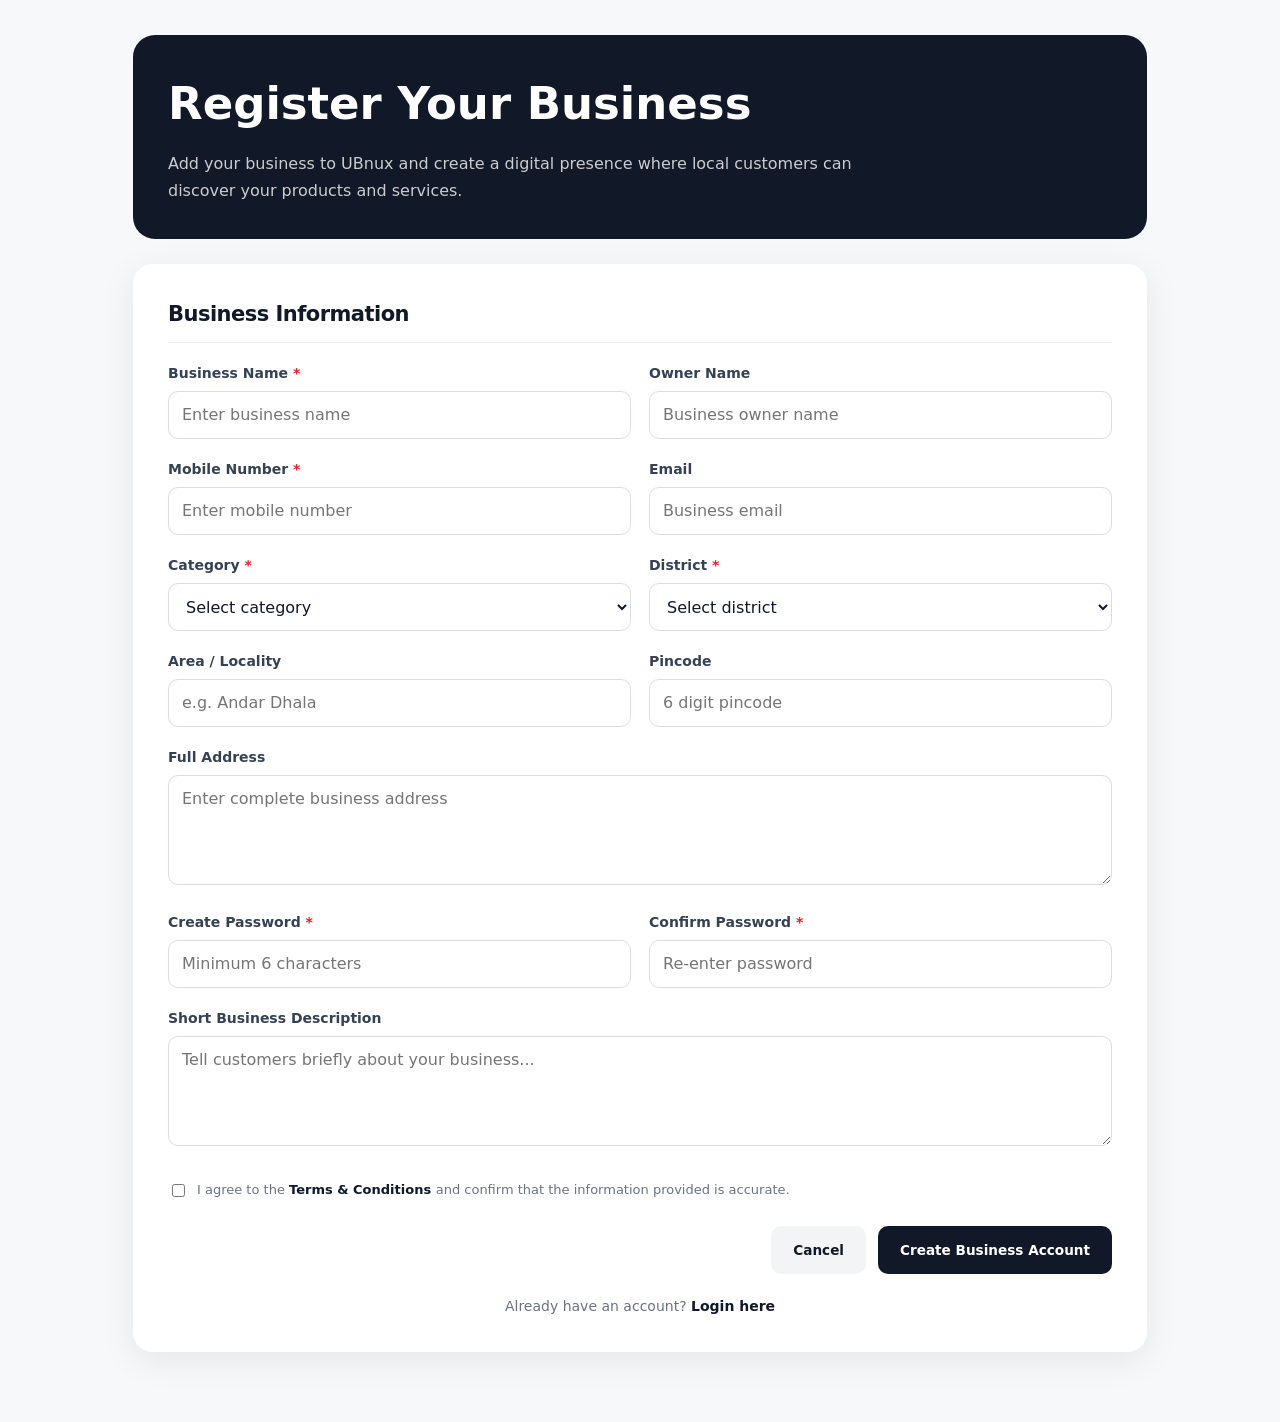
<file: business-register.html>
<!DOCTYPE html>
<html lang="en-IN">

<head>

  <meta charset="UTF-8">

  <meta
    name="viewport"
    content="width=device-width, initial-scale=1.0"
  >

  <title>Register Your Business | UBnux</title>

  <meta
    name="description"
    content="Register your local business on UBnux and reach more customers."
  >

  <meta
    name="robots"
    content="noindex,nofollow"
  >

  <link
    rel="stylesheet"
    href="assets/css/style.css"
  >

  <style>

    [hidden] {
      display: none !important;
    }

    body {
      margin: 0;
      background: #f7f8fa;
    }

    .register-page {
      max-width: 1050px;
      margin: auto;
      padding: 35px 18px 70px;
    }

    .register-header {
      margin-bottom: 25px;
      padding: 35px;
      border-radius: 22px;
      background: #111827;
      color: #fff;
    }

    .register-header h1 {
      margin: 0 0 12px;
      font-size: clamp(30px,5vw,45px);
    }

    .register-header p {
      max-width: 700px;
      margin: 0;
      color: rgba(255,255,255,.78);
      line-height: 1.7;
    }

    .register-card {
      padding: 35px;
      border-radius: 20px;
      background: #fff;
      box-shadow: 0 8px 35px rgba(0,0,0,.08);
    }

    .section-title {
      margin: 0 0 20px;
      padding-bottom: 12px;
      border-bottom: 1px solid #eee;
      font-size: 21px;
      color: #111827;
    }

    .form-grid {
      display: grid;
      grid-template-columns:
        repeat(2,minmax(0,1fr));
      gap: 18px;
    }

    .form-group {
      margin-bottom: 2px;
    }

    .form-group.full {
      grid-column: 1 / -1;
    }

    .form-group label {
      display: block;
      margin-bottom: 7px;
      color: #374151;
      font-size: 14px;
      font-weight: 600;
    }

    .form-group input,
    .form-group select,
    .form-group textarea {
      box-sizing: border-box;
      width: 100%;
      min-height: 48px;
      padding: 11px 13px;
      border: 1px solid #d9dde3;
      border-radius: 10px;
      background: #fff;
      color: #111827;
      font: inherit;
      outline: none;
    }

    .form-group textarea {
      min-height: 110px;
      resize: vertical;
    }

    .form-group input:focus,
    .form-group select:focus,
    .form-group textarea:focus {
      border-color: #111827;
      box-shadow: 0 0 0 3px rgba(17,24,39,.07);
    }

    .required {
      color: #dc2626;
    }

    .terms {
      display: flex;
      align-items: flex-start;
      gap: 9px;
      margin-top: 25px;
      color: #6b7280;
      font-size: 13px;
      line-height: 1.6;
    }

    .terms input {
      margin-top: 4px;
    }

    .terms a {
      color: #111827;
      font-weight: 600;
    }

    .submit-area {
      display: flex;
      justify-content: flex-end;
      gap: 12px;
      margin-top: 25px;
    }

    .btn {
      min-height: 48px;
      padding: 0 22px;
      border-radius: 10px;
      border: 0;
      cursor: pointer;
      text-decoration: none;
      font-weight: 700;
      display: inline-flex;
      align-items: center;
      justify-content: center;
    }

    .btn-secondary {
      background: #f3f4f6;
      color: #111827;
    }

    .btn-primary {
      background: #111827;
      color: #fff;
    }

    .btn:disabled {
      opacity: .6;
      cursor: not-allowed;
    }

    .message {
      display: none;
      margin-bottom: 20px;
      padding: 13px 15px;
      border-radius: 10px;
      line-height: 1.5;
      font-size: 14px;
    }

    .message.show {
      display: block;
    }

    .message.error {
      background: #fef2f2;
      color: #991b1b;
    }

    .message.success {
      background: #f0fdf4;
      color: #166534;
    }

    .login-link {
      margin-top: 22px;
      text-align: center;
      color: #6b7280;
      font-size: 14px;
    }

    .login-link a {
      color: #111827;
      font-weight: 700;
      text-decoration: none;
    }

    @media (max-width: 700px) {

      .register-header,
      .register-card {
        padding: 25px 20px;
      }

      .form-grid {
        grid-template-columns: 1fr;
      }

      .form-group.full {
        grid-column: auto;
      }

      .submit-area {
        flex-direction: column-reverse;
      }

      .submit-area .btn {
        width: 100%;
      }

    }

  </style>

</head>

<body>

  <main class="register-page">

    <header class="register-header">

      <h1>
        Register Your Business
      </h1>

      <p>
        Add your business to UBnux and create a digital presence
        where local customers can discover your products and services.
      </p>

    </header>


    <section class="register-card">

      <div
        id="message"
        class="message"
        role="alert"
      ></div>


      <form
        id="registerForm"
        novalidate
      >

        <h2 class="section-title">
          Business Information
        </h2>


        <div class="form-grid">

          <div class="form-group">

            <label for="businessName">
              Business Name
              <span class="required">*</span>
            </label>

            <input
              id="businessName"
              type="text"
              placeholder="Enter business name"
              autocomplete="organization"
              required
            >

          </div>


          <div class="form-group">

            <label for="ownerName">
              Owner Name
            </label>

            <input
              id="ownerName"
              type="text"
              placeholder="Business owner name"
              autocomplete="name"
            >

          </div>


          <div class="form-group">

            <label for="mobile">
              Mobile Number
              <span class="required">*</span>
            </label>

            <input
              id="mobile"
              type="tel"
              inputmode="numeric"
              maxlength="15"
              placeholder="Enter mobile number"
              autocomplete="tel"
              required
            >

          </div>


          <div class="form-group">

            <label for="email">
              Email
            </label>

            <input
              id="email"
              type="email"
              placeholder="Business email"
              autocomplete="email"
            >

          </div>


          <div class="form-group">

            <label for="category">
              Category
              <span class="required">*</span>
            </label>

            <select
              id="category"
              required
            >

              <option value="">
                Select category
              </option>

            </select>

          </div>


          <div class="form-group">

            <label for="district">
              District
              <span class="required">*</span>
            </label>

            <select
              id="district"
              required
            >

              <option value="">
                Select district
              </option>

            </select>

          </div>


          <div class="form-group">

            <label for="area">
              Area / Locality
            </label>

            <input
              id="area"
              type="text"
              placeholder="e.g. Andar Dhala"
              autocomplete="address-level3"
            >

          </div>


          <div class="form-group">

            <label for="pincode">
              Pincode
            </label>

            <input
              id="pincode"
              type="text"
              inputmode="numeric"
              maxlength="6"
              placeholder="6 digit pincode"
              autocomplete="postal-code"
            >

          </div>


          <div class="form-group full">

            <label for="address">
              Full Address
            </label>

            <textarea
              id="address"
              placeholder="Enter complete business address"
              autocomplete="street-address"
            ></textarea>

          </div>


          <div class="form-group">

            <label for="password">
              Create Password
              <span class="required">*</span>
            </label>

            <input
              id="password"
              type="password"
              minlength="6"
              placeholder="Minimum 6 characters"
              autocomplete="new-password"
              required
            >

          </div>


          <div class="form-group">

            <label for="confirmPassword">
              Confirm Password
              <span class="required">*</span>
            </label>

            <input
              id="confirmPassword"
              type="password"
              minlength="6"
              placeholder="Re-enter password"
              autocomplete="new-password"
              required
            >

          </div>


          <div class="form-group full">

            <label for="description">
              Short Business Description
            </label>

            <textarea
              id="description"
              maxlength="500"
              placeholder="Tell customers briefly about your business..."
            ></textarea>

          </div>

        </div>


        <label class="terms">

          <input
            id="terms"
            type="checkbox"
            required
          >

          <span>
            I agree to the
            <a href="terms.html">
              Terms & Conditions
            </a>
            and confirm that the information provided is accurate.
          </span>

        </label>


        <div class="submit-area">

          <a
            href="index.html"
            class="btn btn-secondary"
          >
            Cancel
          </a>

          <button
            id="registerButton"
            type="submit"
            class="btn btn-primary"
          >
            Create Business Account
          </button>

        </div>

      </form>


      <div class="login-link">

        Already have an account?

        <a href="business-login.html">
          Login here
        </a>

      </div>

    </section>

  </main>


  <script src="assets/js/config.js"></script>
  <script src="assets/js/state.js"></script>
  <script src="assets/js/cache.js"></script>
  <script src="assets/js/api.js"></script>
  <script src="assets/js/utils.js"></script>


  <script>

    (function () {

      "use strict";


      const App =
        window.UBnux ||
        window.ZilaBiz ||
        {};


      function text(value) {

        return String(
          value == null
            ? ""
            : value
        ).trim();

      }


      function get(
        obj,
        keys
      ) {

        if (!obj) {
          return "";
        }

        for (
          const key of keys
        ) {

          if (
            obj[key] !== undefined &&
            obj[key] !== null &&
            text(obj[key])
          ) {

            return obj[key];

          }

        }

        return "";

      }


      function showMessage(
        message,
        type
      ) {

        const box =
          document.getElementById(
            "message"
          );


        box.textContent =
          text(message);


        box.className =
          "message show " +
          (
            type === "success"
              ? "success"
              : "error"
          );

      }


      function setLoading(
        loading
      ) {

        const button =
          document.getElementById(
            "registerButton"
          );


        button.disabled =
          loading;


        button.textContent =
          loading
            ? "Creating Account..."
            : "Create Business Account";

      }


      async function loadOptions() {

        try {

          if (
            !App.api ||
            typeof App.api.getInitialDataFast !==
              "function"
          ) {
            return;
          }


          const response =
            await App.api
              .getInitialDataFast();


          if (
            !response ||
            !response.success
          ) {
            return;
          }


          const data =
            response.data ||
            {};


          const categories =
            Array.isArray(
              data.categories
            )
              ? data.categories
              : [];


          const districts =
            Array.isArray(
              data.districts
            )
              ? data.districts
              : [];


          const categorySelect =
            document.getElementById(
              "category"
            );


          const districtSelect =
            document.getElementById(
              "district"
            );


          const usedCategories =
            new Set();


          categories.forEach(
            category => {

              const id =
                get(
                  category,
                  [
                    "CategoryID",
                    "CategoryId",
                    "categoryId",
                    "ID",
                    "Id"
                  ]
                );


              const name =
                get(
                  category,
                  [
                    "CategoryName",
                    "Name",
                    "Category"
                  ]
                );


              if (
                !name ||
                usedCategories.has(
                  text(id || name)
                    .toLowerCase()
                )
              ) {
                return;
              }


              usedCategories.add(
                text(id || name)
                  .toLowerCase()
              );


              const option =
                document.createElement(
                  "option"
                );


              option.value =
                text(id || name);

              option.textContent =
                name;


              categorySelect.appendChild(
                option
              );

            }
          );


          const usedDistricts =
            new Set();


          districts.forEach(
            district => {

              const id =
                get(
                  district,
                  [
                    "DistrictID",
                    "DistrictId",
                    "districtId",
                    "ID",
                    "Id"
                  ]
                );


              const name =
                get(
                  district,
                  [
                    "DistrictName",
                    "Name",
                    "District"
                  ]
                );


              if (
                !name ||
                usedDistricts.has(
                  text(id || name)
                    .toLowerCase()
                )
              ) {
                return;
              }


              usedDistricts.add(
                text(id || name)
                  .toLowerCase()
              );


              const option =
                document.createElement(
                  "option"
                );


              option.value =
                text(id || name);

              option.textContent =
                name;


              districtSelect.appendChild(
                option
              );

            }
          );


        } catch (error) {

          console.error(
            "Register options error:",
            error
          );

        }

      }


      function validateMobile(
        mobile
      ) {

        const value =
          mobile.replace(
            /\D/g,
            ""
          );


        return (
          value.length >= 10 &&
          value.length <= 15
        );

      }


      async function registerBusiness(
        payload
      ) {

        if (
          !App.api ||
          typeof App.api.call !==
            "function"
        ) {

          throw new Error(
            "API is not available."
          );

        }


        return await App.api.call(
          "businessregister",
          payload,
          {
            retries: 1
          }
        );

      }


      document
        .getElementById(
          "registerForm"
        )
        .addEventListener(
          "submit",
          async function (event) {

            event.preventDefault();


            const businessName =
              text(
                document.getElementById(
                  "businessName"
                ).value
              );


            const ownerName =
              text(
                document.getElementById(
                  "ownerName"
                ).value
              );


            const mobile =
              text(
                document.getElementById(
                  "mobile"
                ).value
              );


            const email =
              text(
                document.getElementById(
                  "email"
                ).value
              );


            const category =
              text(
                document.getElementById(
                  "category"
                ).value
              );


            const district =
              text(
                document.getElementById(
                  "district"
                ).value
              );


            const area =
              text(
                document.getElementById(
                  "area"
                ).value
              );


            const pincode =
              text(
                document.getElementById(
                  "pincode"
                ).value
              );


            const address =
              text(
                document.getElementById(
                  "address"
                ).value
              );


            const password =
              document.getElementById(
                "password"
              ).value;


            const confirmPassword =
              document.getElementById(
                "confirmPassword"
              ).value;


            const description =
              text(
                document.getElementById(
                  "description"
                ).value
              );


            const terms =
              document.getElementById(
                "terms"
              ).checked;


            if (!businessName) {

              showMessage(
                "Please enter your business name."
              );

              return;

            }


            if (
              !validateMobile(
                mobile
              )
            ) {

              showMessage(
                "Please enter a valid mobile number."
              );

              return;

            }


            if (!category) {

              showMessage(
                "Please select a business category."
              );

              return;

            }


            if (!district) {

              showMessage(
                "Please select your district."
              );

              return;

            }


            if (
              password.length < 6
            ) {

              showMessage(
                "Password must contain at least 6 characters."
              );

              return;

            }


            if (
              password !==
              confirmPassword
            ) {

              showMessage(
                "Passwords do not match."
              );

              return;

            }


            if (!terms) {

              showMessage(
                "Please accept the Terms & Conditions."
              );

              return;

            }


            setLoading(
              true
            );


            try {

              const response =
                await registerBusiness(
                  {
                    businessName:
                      businessName,

                    ownerName:
                      ownerName,

                    mobile:
                      mobile,

                    email:
                      email,

                    category:
                      category,

                    district:
                      district,

                    area:
                      area,

                    pincode:
                      pincode,

                    address:
                      address,

                    password:
                      password,

                    description:
                      description
                  }
                );


              if (
                !response ||
                !response.success
              ) {

                throw new Error(
                  response &&
                  response.message
                    ? response.message
                    : "Business registration failed."
                );

              }


              showMessage(
                response.message ||
                "Business registration submitted successfully.",
                "success"
              );


              document
                .getElementById(
                  "registerForm"
                )
                .reset();


              setTimeout(
                function () {

                  location.href =
                    "business-login.html";

                },
                1800
              );


            } catch (error) {

              console.error(
                "Business registration error:",
                error
              );


              showMessage(
                error.message ||
                "Unable to register your business."
              );

            } finally {

              setLoading(
                false
              );

            }

          }
        );


      document.addEventListener(
        "DOMContentLoaded",
        loadOptions
      );

    })();

  </script>

</body>

</html>
</file>
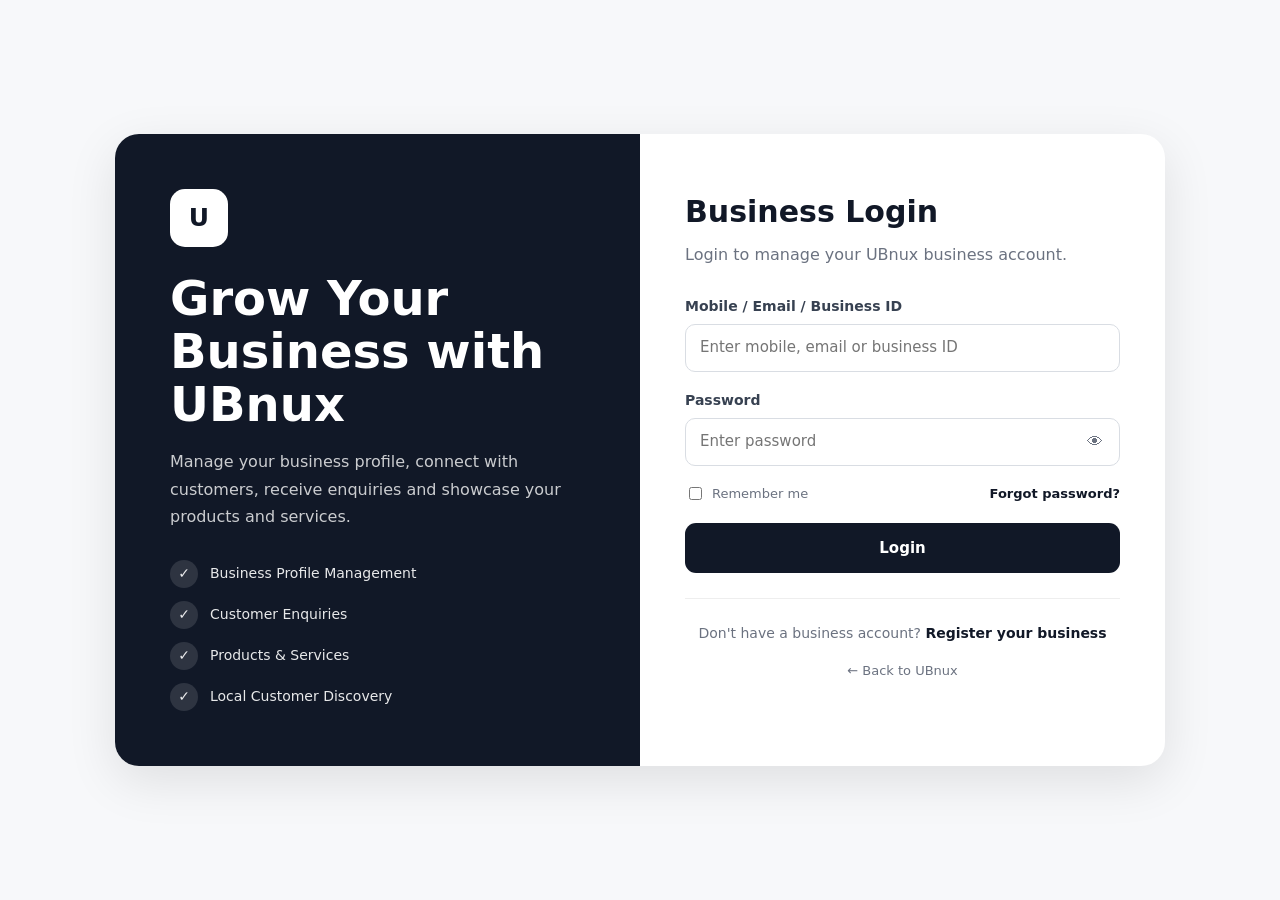
<file: business-services.html>
<!DOCTYPE html>
<html lang="en-IN">

<head>

  <meta charset="UTF-8">

  <meta
    name="viewport"
    content="width=device-width,initial-scale=1.0"
  >

  <meta
    name="theme-color"
    content="#0f172a"
  >

  <title>Products & Services | UBnux</title>

  <link
    rel="stylesheet"
    href="assets/css/style.css"
  >

  <style>

    *{
      box-sizing:border-box;
    }

    body{
      margin:0;
      background:#f8fafc;
      color:#0f172a;
      font-family:Inter,system-ui,-apple-system,BlinkMacSystemFont,"Segoe UI",sans-serif;
    }

    button,
    input,
    textarea,
    select{
      font:inherit;
    }

    .layout{
      min-height:100vh;
      display:flex;
    }

    .sidebar{
      width:260px;
      background:#0f172a;
      color:#fff;
      position:fixed;
      inset:0 auto 0 0;
      z-index:100;
      display:flex;
      flex-direction:column;
    }

    .brand{
      padding:24px 22px;
      border-bottom:1px solid rgba(255,255,255,.1);
    }

    .brand-title{
      font-size:24px;
      font-weight:800;
    }

    .brand-subtitle{
      color:#94a3b8;
      font-size:12px;
      margin-top:4px;
    }

    .business-mini{
      padding:20px 18px;
      border-bottom:1px solid rgba(255,255,255,.1);
      font-weight:700;
      white-space:nowrap;
      overflow:hidden;
      text-overflow:ellipsis;
    }

    .nav{
      flex:1;
      padding:16px 12px;
    }

    .nav a{
      display:block;
      color:#cbd5e1;
      padding:12px 14px;
      border-radius:10px;
      margin-bottom:5px;
      font-size:14px;
    }

    .nav a.active,
    .nav a:hover{
      background:#1e293b;
      color:#fff;
    }

    .logout{
      margin:12px;
      border:0;
      background:#1e293b;
      color:#fff;
      border-radius:10px;
      padding:11px;
      cursor:pointer;
    }

    .main{
      margin-left:260px;
      width:calc(100% - 260px);
    }

    .topbar{
      height:72px;
      background:#fff;
      border-bottom:1px solid #e2e8f0;
      display:flex;
      align-items:center;
      justify-content:space-between;
      padding:0 30px;
      position:sticky;
      top:0;
      z-index:50;
    }

    .title{
      font-size:21px;
      font-weight:750;
    }

    .mobile-menu{
      display:none;
      border:0;
      background:#f1f5f9;
      padding:9px;
      border-radius:8px;
    }

    .content{
      padding:30px;
      max-width:1400px;
      margin:auto;
    }

    .heading{
      display:flex;
      justify-content:space-between;
      align-items:flex-end;
      gap:15px;
      margin-bottom:22px;
    }

    .heading h1{
      margin:0;
      font-size:28px;
    }

    .heading p{
      margin:7px 0 0;
      color:#64748b;
    }

    .add-button{
      border:0;
      background:#2563eb;
      color:#fff;
      padding:11px 17px;
      border-radius:9px;
      cursor:pointer;
      font-weight:650;
    }

    .cards{
      display:grid;
      grid-template-columns:repeat(3,1fr);
      gap:17px;
    }

    .card{
      background:#fff;
      border:1px solid #e2e8f0;
      border-radius:16px;
      overflow:hidden;
      box-shadow:0 4px 15px rgba(15,23,42,.04);
    }

    .card-image{
      width:100%;
      height:170px;
      object-fit:cover;
      background:#f1f5f9;
      display:block;
    }

    .card-body{
      padding:17px;
    }

    .card-title{
      font-size:17px;
      font-weight:750;
    }

    .card-price{
      margin-top:7px;
      font-weight:700;
      color:#2563eb;
    }

    .card-description{
      margin-top:8px;
      color:#64748b;
      font-size:13px;
      line-height:1.5;
      min-height:40px;
    }

    .card-actions{
      margin-top:15px;
      display:flex;
      gap:8px;
    }

    .small-btn{
      flex:1;
      border:1px solid #dbe3ee;
      background:#fff;
      border-radius:8px;
      padding:8px;
      cursor:pointer;
      font-size:12px;
    }

    .small-btn.delete{
      color:#b91c1c;
      background:#fff5f5;
      border-color:#fecaca;
    }

    .empty{
      grid-column:1/-1;
      padding:55px 20px;
      text-align:center;
      color:#94a3b8;
      background:#fff;
      border:1px solid #e2e8f0;
      border-radius:16px;
    }

    .modal{
      position:fixed;
      inset:0;
      background:rgba(15,23,42,.55);
      z-index:500;
      display:none;
      align-items:center;
      justify-content:center;
      padding:20px;
    }

    .modal.open{
      display:flex;
    }

    .modal-box{
      width:min(620px,100%);
      background:#fff;
      border-radius:16px;
      overflow:hidden;
      max-height:90vh;
      overflow-y:auto;
    }

    .modal-header{
      padding:18px 20px;
      border-bottom:1px solid #e2e8f0;
      display:flex;
      align-items:center;
      justify-content:space-between;
    }

    .modal-title{
      font-weight:750;
    }

    .close{
      border:0;
      background:#f1f5f9;
      width:34px;
      height:34px;
      border-radius:8px;
      cursor:pointer;
    }

    .modal-body{
      padding:20px;
    }

    .grid{
      display:grid;
      grid-template-columns:1fr 1fr;
      gap:15px;
    }

    .field{
      display:flex;
      flex-direction:column;
      gap:7px;
    }

    .field.full{
      grid-column:1/-1;
    }

    label{
      font-size:13px;
      font-weight:650;
      color:#334155;
    }

    input,
    textarea,
    select{
      width:100%;
      border:1px solid #dbe3ee;
      border-radius:9px;
      padding:11px 12px;
      outline:none;
    }

    textarea{
      min-height:100px;
      resize:vertical;
    }

    .modal-actions{
      margin-top:20px;
      display:flex;
      justify-content:flex-end;
      gap:9px;
    }

    .btn{
      border:0;
      border-radius:9px;
      padding:10px 16px;
      cursor:pointer;
      font-weight:650;
    }

    .primary{
      background:#2563eb;
      color:#fff;
    }

    .secondary{
      background:#f1f5f9;
      color:#334155;
    }

    .loading{
      opacity:.6;
      pointer-events:none;
    }

    @media(max-width:1050px){

      .cards{
        grid-template-columns:repeat(2,1fr);
      }

    }

    @media(max-width:760px){

      .sidebar{
        transform:translateX(-100%);
        transition:.25s;
      }

      .sidebar.open{
        transform:translateX(0);
      }

      .main{
        margin-left:0;
        width:100%;
      }

      .mobile-menu{
        display:block;
      }

      .topbar{
        padding:0 16px;
      }

      .content{
        padding:20px 15px;
      }

      .heading{
        align-items:flex-start;
      }

      .heading .add-button{
        white-space:nowrap;
      }

      .cards{
        grid-template-columns:1fr;
      }

      .grid{
        grid-template-columns:1fr;
      }

      .field.full{
        grid-column:auto;
      }

    }

  </style>

</head>

<body>

<div class="layout">

  <aside
    class="sidebar"
    id="sidebar"
  >

    <div class="brand">
      <div class="brand-title">UBnux</div>
      <div class="brand-subtitle">
        Business Management
      </div>
    </div>

    <div
      class="business-mini"
      id="sidebarBusinessName"
    >
      Business
    </div>

    <nav class="nav">

      <a href="business-dashboard.html">
        📊 Dashboard
      </a>

      <a href="business-profile.html">
        🏪 Business Profile
      </a>

      <a href="business-enquiries.html">
        💬 Enquiries
      </a>

      <a
        href="business-services.html"
        class="active"
      >
        🛍️ Products & Services
      </a>

      <a href="business-settings.html">
        ⚙️ Settings
      </a>

    </nav>

    <button
      class="logout"
      id="logoutButton"
    >
      Logout
    </button>

  </aside>


  <main class="main">

    <header class="topbar">

      <div style="display:flex;align-items:center;gap:12px">

        <button
          class="mobile-menu"
          id="mobileMenuButton"
        >
          ☰
        </button>

        <div class="title">
          Products & Services
        </div>

      </div>

    </header>


    <section class="content">

      <div class="heading">

        <div>

          <h1>
            Products & Services
          </h1>

          <p>
            Add and manage the products or services shown on your UBnux listing.
          </p>

        </div>

        <button
          class="add-button"
          id="addButton"
        >
          + Add New
        </button>

      </div>


      <div
        class="cards"
        id="serviceCards"
      >

        <div class="empty">
          Loading products and services...
        </div>

      </div>

    </section>

  </main>

</div>


<div
  class="modal"
  id="serviceModal"
>

  <div class="modal-box">

    <div class="modal-header">

      <div
        class="modal-title"
        id="modalTitle"
      >
        Add Product / Service
      </div>

      <button
        class="close"
        id="closeModal"
      >
        ✕
      </button>

    </div>


    <div class="modal-body">

      <form id="serviceForm">

        <input
          type="hidden"
          id="serviceId"
        >

        <div class="grid">

          <div class="field full">

            <label>
              Name *
            </label>

            <input
              id="serviceName"
              required
            >

          </div>


          <div class="field">

            <label>
              Type
            </label>

            <select id="serviceType">

              <option value="Service">
                Service
              </option>

              <option value="Product">
                Product
              </option>

            </select>

          </div>


          <div class="field">

            <label>
              Price
            </label>

            <input
              id="servicePrice"
              placeholder="e.g. ₹999"
            >

          </div>


          <div class="field full">

            <label>
              Image URL
            </label>

            <input
              id="serviceImage"
              type="url"
              placeholder="https://"
            >

          </div>


          <div class="field full">

            <label>
              Description
            </label>

            <textarea
              id="serviceDescription"
            ></textarea>

          </div>


          <div class="field">

            <label>
              Status
            </label>

            <select id="serviceStatus">

              <option value="Active">
                Active
              </option>

              <option value="Inactive">
                Inactive
              </option>

            </select>

          </div>

        </div>


        <div class="modal-actions">

          <button
            type="button"
            class="btn secondary"
            id="cancelModal"
          >
            Cancel
          </button>

          <button
            type="submit"
            class="btn primary"
            id="saveServiceButton"
          >
            Save

          </button>

        </div>

      </form>

    </div>

  </div>

</div>


<script src="assets/js/config.js"></script>
<script src="assets/js/state.js"></script>
<script src="assets/js/cache.js"></script>
<script src="assets/js/api.js"></script>
<script src="assets/js/utils.js"></script>


<script>

"use strict";


const SERVICES_GET_ACTION =
  "getbusinessservices";

const SERVICES_SAVE_ACTION =
  "savebusinessservice";

const SERVICES_DELETE_ACTION =
  "deletebusinessservice";


let services = [];


function getAuth(){

  try{

    const raw =
      localStorage.getItem(
        "ubnux_business_auth"
      ) ||
      sessionStorage.getItem(
        "ubnux_business_auth"
      ) ||
      localStorage.getItem(
        "zilaBiz_business_auth"
      );

    return raw
      ? JSON.parse(raw)
      : null;

  }catch(error){

    return null;

  }

}


function getBusinessId(){

  const auth =
    getAuth();

  const business =
    auth?.business ||
    auth?.user ||
    auth?.data ||
    auth ||
    {};

  return (
    business.businessId ||
    business.BusinessID ||
    business.id ||
    business.ID ||
    auth?.businessId ||
    auth?.BusinessID ||
    auth?.userId ||
    auth?.UserID ||
    ""
  );

}


function read(
  obj,
  keys,
  fallback=""
){

  if(!obj){
    return fallback;
  }

  for(
    const key of keys
  ){

    if(
      obj[key] !== undefined &&
      obj[key] !== null &&
      String(obj[key]).trim() !== ""
    ){

      return obj[key];

    }

  }

  return fallback;

}


function escapeHTML(value){

  return String(
    value ?? ""
  )
  .replace(/&/g,"&amp;")
  .replace(/</g,"&lt;")
  .replace(/>/g,"&gt;")
  .replace(/"/g,"&quot;")
  .replace(/'/g,"&#039;");

}


function placeholderImage(){

  return "data:image/svg+xml;charset=UTF-8," +
    encodeURIComponent(`
      <svg xmlns="http://www.w3.org/2000/svg" width="800" height="500">
        <rect width="100%" height="100%" fill="#f1f5f9"/>
        <text x="50%" y="50%"
          text-anchor="middle"
          dominant-baseline="middle"
          fill="#94a3b8"
          font-family="Arial"
          font-size="28">
          UBnux
        </text>
      </svg>
    `);

}


function renderServices(){

  const box =
    document.getElementById(
      "serviceCards"
    );

  if(
    !Array.isArray(services) ||
    services.length === 0
  ){

    box.innerHTML =
      `
      <div class="empty">
        <div style="font-size:35px;margin-bottom:10px">
          🛍️
        </div>

        <strong>
          No products or services yet
        </strong>

        <div style="margin-top:6px">
          Add your first product or service.
        </div>
      </div>
      `;

    return;

  }


  box.innerHTML =
    services
      .map(
        (item,index) => {

          const id =
            read(
              item,
              [
                "ServiceID",
                "serviceId",
                "ProductID",
                "productId",
                "ID",
                "id"
              ],
              String(index)
            );

          const name =
            read(
              item,
              [
                "ServiceName",
                "serviceName",
                "ProductName",
                "productName",
                "Name",
                "name"
              ],
              "Untitled"
            );

          const type =
            read(
              item,
              [
                "Type",
                "type",
                "ServiceType",
                "serviceType"
              ],
              "Service"
            );

          const price =
            read(
              item,
              [
                "Price",
                "price",
                "Amount",
                "amount"
              ],
              ""
            );

          const description =
            read(
              item,
              [
                "Description",
                "description"
              ],
              ""
            );

          const image =
            read(
              item,
              [
                "ImageURL",
                "imageURL",
                "Image",
                "image"
              ],
              placeholderImage()
            );

          return `
            <article class="card">

              <img
                class="card-image"
                src="${escapeHTML(image)}"
                alt="${escapeHTML(name)}"
                onerror="this.src='${placeholderImage()}'"
              >

              <div class="card-body">

                <div
                  style="font-size:11px;color:#64748b;margin-bottom:5px"
                >
                  ${escapeHTML(type)}
                </div>

                <div class="card-title">
                  ${escapeHTML(name)}
                </div>

                ${
                  price
                    ? `
                      <div class="card-price">
                        ${escapeHTML(price)}
                      </div>
                    `
                    : ""
                }

                <div class="card-description">
                  ${escapeHTML(description)}
                </div>

                <div class="card-actions">

                  <button
                    class="small-btn"
                    onclick="editService('${String(id).replace(/'/g,"\\'")}')"
                  >
                    Edit
                  </button>

                  <button
                    class="small-btn delete"
                    onclick="deleteService('${String(id).replace(/'/g,"\\'")}')"
                  >
                    Delete
                  </button>

                </div>

              </div>

            </article>
          `;

        }
      )
      .join("");

}


function openModal(
  item=null
){

  const modal =
    document.getElementById(
      "serviceModal"
    );

  document.getElementById(
    "serviceForm"
  ).reset();

  document.getElementById(
    "serviceId"
  ).value =
    "";

  document.getElementById(
    "modalTitle"
  ).textContent =
    item
      ? "Edit Product / Service"
      : "Add Product / Service";


  if(item){

    document.getElementById(
      "serviceId"
    ).value =
      read(
        item,
        [
          "ServiceID",
          "serviceId",
          "ProductID",
          "productId",
          "ID",
          "id"
        ]
      );

    document.getElementById(
      "serviceName"
    ).value =
      read(
        item,
        [
          "ServiceName",
          "serviceName",
          "ProductName",
          "productName",
          "Name",
          "name"
        ]
      );

    document.getElementById(
      "serviceType"
    ).value =
      read(
        item,
        [
          "Type",
          "type",
          "ServiceType",
          "serviceType"
        ],
        "Service"
      );

    document.getElementById(
      "servicePrice"
    ).value =
      read(
        item,
        [
          "Price",
          "price",
          "Amount",
          "amount"
        ]
      );

    document.getElementById(
      "serviceImage"
    ).value =
      read(
        item,
        [
          "ImageURL",
          "imageURL",
          "Image",
          "image"
        ]
      );

    document.getElementById(
      "serviceDescription"
    ).value =
      read(
        item,
        [
          "Description",
          "description"
        ]
      );

    document.getElementById(
      "serviceStatus"
    ).value =
      read(
        item,
        [
          "Status",
          "status"
        ],
        "Active"
      );

  }


  modal.classList.add(
    "open"
  );

}


function closeModal(){

  document
    .getElementById(
      "serviceModal"
    )
    .classList.remove(
      "open"
    );

}


function editService(
  id
){

  const item =
    services.find(
      service =>
        String(
          read(
            service,
            [
              "ServiceID",
              "serviceId",
              "ProductID",
              "productId",
              "ID",
              "id"
            ]
          )
        ) ===
        String(id)
    );

  if(item){

    openModal(
      item
    );

  }

}


async function saveService(
  event
){

  event.preventDefault();

  const button =
    document.getElementById(
      "saveServiceButton"
    );

  const id =
    document.getElementById(
      "serviceId"
    ).value;

  const businessId =
    getBusinessId();

  const payload = {

    businessId,
    BusinessID:businessId,

    serviceId:id,
    ServiceID:id,

    name:
      document.getElementById(
        "serviceName"
      ).value.trim(),

    Name:
      document.getElementById(
        "serviceName"
      ).value.trim(),

    serviceName:
      document.getElementById(
        "serviceName"
      ).value.trim(),

    ServiceName:
      document.getElementById(
        "serviceName"
      ).value.trim(),

    type:
      document.getElementById(
        "serviceType"
      ).value,

    Type:
      document.getElementById(
        "serviceType"
      ).value,

    price:
      document.getElementById(
        "servicePrice"
      ).value.trim(),

    Price:
      document.getElementById(
        "servicePrice"
      ).value.trim(),

    imageURL:
      document.getElementById(
        "serviceImage"
      ).value.trim(),

    ImageURL:
      document.getElementById(
        "serviceImage"
      ).value.trim(),

    description:
      document.getElementById(
        "serviceDescription"
      ).value.trim(),

    Description:
      document.getElementById(
        "serviceDescription"
      ).value.trim(),

    status:
      document.getElementById(
        "serviceStatus"
      ).value,

    Status:
      document.getElementById(
        "serviceStatus"
      ).value

  };


  if(!payload.name){

    alert(
      "Please enter product/service name."
    );

    return;

  }


  try{

    button.disabled =
      true;

    button.textContent =
      "Saving...";


    const response =
      await App.api.call(
        SERVICES_SAVE_ACTION,
        payload,
        {
          retries:1
        }
      );


    if(
      !response ||
      response.success === false
    ){

      throw new Error(
        response?.message ||
        "Unable to save."
      );

    }


    closeModal();

    await loadServices();

  }catch(error){

    console.error(
      error
    );

    alert(
      error.message ||
      "Unable to save product/service."
    );

  }finally{

    button.disabled =
      false;

    button.textContent =
      "Save";

  }

}


async function deleteService(
  id
){

  const item =
    services.find(
      service =>
        String(
          read(
            service,
            [
              "ServiceID",
              "serviceId",
              "ProductID",
              "productId",
              "ID",
              "id"
            ]
          )
        ) ===
        String(id)
    );

  if(!item){
    return;
  }


  const name =
    read(
      item,
      [
        "ServiceName",
        "serviceName",
        "ProductName",
        "productName",
        "Name",
        "name"
      ],
      "this item"
    );


  if(
    !confirm(
      `Delete "${name}"?`
    )
  ){

    return;

  }


  try{

    const response =
      await App.api.call(
        SERVICES_DELETE_ACTION,
        {
          businessId:
            getBusinessId(),

          BusinessID:
            getBusinessId(),

          serviceId:id,
          ServiceID:id
        },
        {
          retries:1
        }
      );


    if(
      !response ||
      response.success === false
    ){

      throw new Error(
        response?.message ||
        "Unable to delete item."
      );

    }


    await loadServices();

  }catch(error){

    console.error(
      error
    );

    alert(
      error.message ||
      "Unable to delete product/service."
    );

  }

}


async function loadServices(){

  const businessId =
    getBusinessId();

  if(!businessId){

    location.href =
      "business-login.html";

    return;

  }


  try{

    const response =
      await App.api.call(
        SERVICES_GET_ACTION,
        {
          businessId,
          BusinessID:businessId
        },
        {
          retries:1
        }
      );


    if(
      !response ||
      response.success === false
    ){

      throw new Error(
        response?.message ||
        "Products/services could not be loaded."
      );

    }


    const data =
      response.data ||
      response;


    services =
      data.services ||
      data.products ||
      data.items ||
      [];


    if(
      !Array.isArray(
        services
      )
    ){

      services = [];

    }


    renderServices();

  }catch(error){

    console.error(
      error
    );

    document.getElementById(
      "serviceCards"
    ).innerHTML =
      `
      <div class="empty">
        Unable to load products/services.
        <br><br>
        <button
          onclick="loadServices()"
          style="border:1px solid #cbd5e1;background:#fff;border-radius:8px;padding:8px 12px;cursor:pointer"
        >
          Retry
        </button>
      </div>
      `;

  }

}


function logout(){

  localStorage.removeItem(
    "ubnux_business_auth"
  );

  localStorage.removeItem(
    "zilaBiz_business_auth"
  );

  sessionStorage.removeItem(
    "ubnux_business_auth"
  );

  location.href =
    "business-login.html";

}


function setBusinessName(){

  const auth =
    getAuth();

  const business =
    auth?.business ||
    auth?.user ||
    auth?.data ||
    auth ||
    {};

  document.getElementById(
    "sidebarBusinessName"
  ).textContent =
    read(
      business,
      [
        "BusinessName",
        "businessName",
        "Name",
        "name"
      ],
      "Business"
    );

}


document
  .getElementById(
    "addButton"
  )
  .addEventListener(
    "click",
    () => openModal()
  );


document
  .getElementById(
    "closeModal"
  )
  .addEventListener(
    "click",
    closeModal
  );


document
  .getElementById(
    "cancelModal"
  )
  .addEventListener(
    "click",
    closeModal
  );


document
  .getElementById(
    "serviceForm"
  )
  .addEventListener(
    "submit",
    saveService
  );


document
  .getElementById(
    "serviceModal"
  )
  .addEventListener(
    "click",
    event => {

      if(
        event.target.id ===
        "serviceModal"
      ){

        closeModal();

      }

    }
  );


document
  .getElementById(
    "logoutButton"
  )
  .addEventListener(
    "click",
    logout
  );


document
  .getElementById(
    "mobileMenuButton"
  )
  .addEventListener(
    "click",
    () => {

      document
        .getElementById(
          "sidebar"
        )
        .classList.toggle(
          "open"
        );

    }
  );


setBusinessName();

loadServices();

</script>

</body>
</html>
</file>
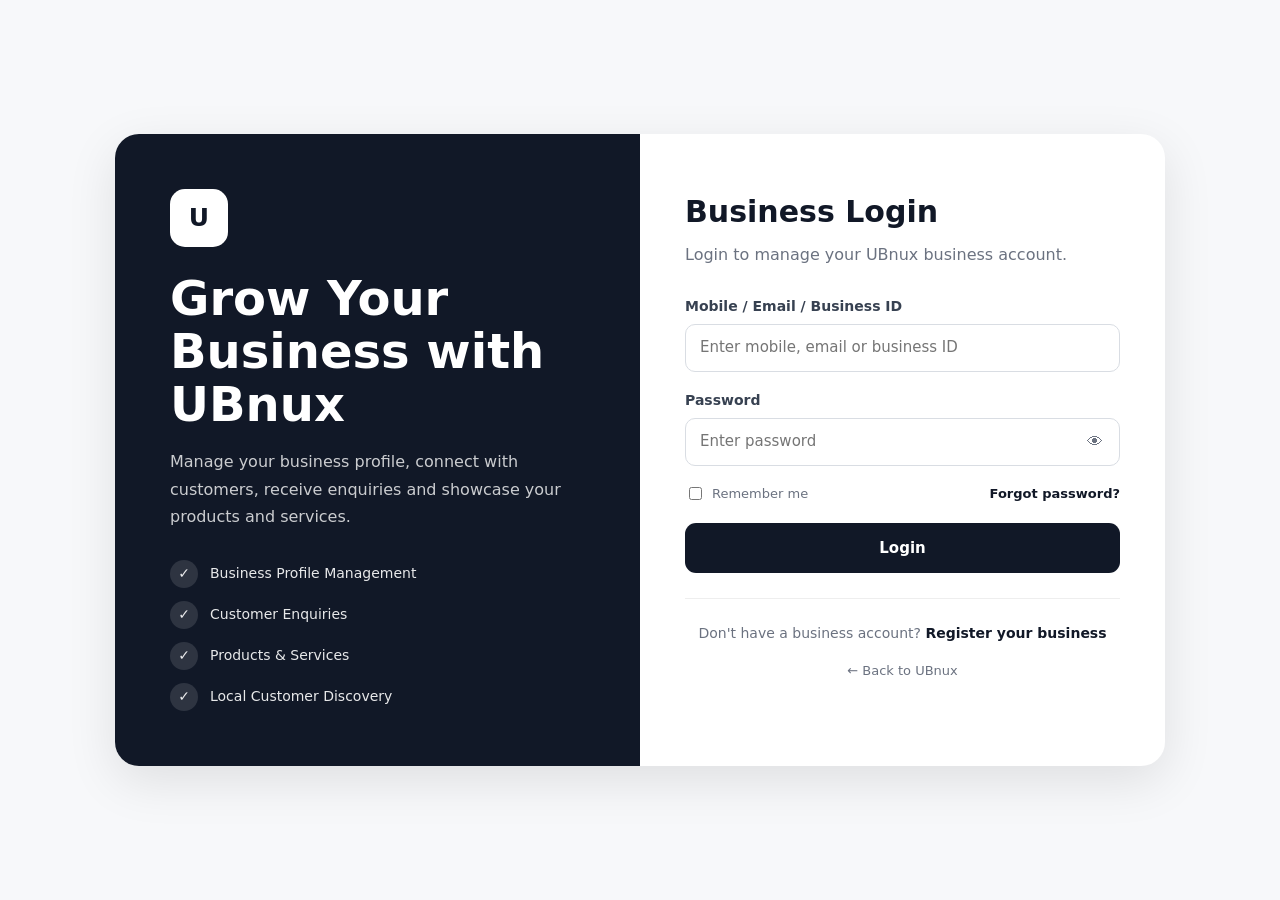
<file: business-settings.html>
<!DOCTYPE html>
<html lang="en-IN">

<head>

  <meta charset="UTF-8">

  <meta
    name="viewport"
    content="width=device-width,initial-scale=1.0"
  >

  <meta
    name="theme-color"
    content="#0f172a"
  >

  <title>Business Settings | UBnux</title>

  <link
    rel="stylesheet"
    href="assets/css/style.css"
  >

  <style>

    *{
      box-sizing:border-box;
    }

    body{
      margin:0;
      background:#f8fafc;
      color:#0f172a;
      font-family:Inter,system-ui,-apple-system,BlinkMacSystemFont,"Segoe UI",sans-serif;
    }

    button,
    input,
    select{
      font:inherit;
    }

    .layout{
      min-height:100vh;
      display:flex;
    }

    .sidebar{
      width:260px;
      background:#0f172a;
      color:#fff;
      position:fixed;
      inset:0 auto 0 0;
      z-index:100;
      display:flex;
      flex-direction:column;
    }

    .brand{
      padding:24px 22px;
      border-bottom:1px solid rgba(255,255,255,.1);
    }

    .brand-title{
      font-size:24px;
      font-weight:800;
    }

    .brand-subtitle{
      color:#94a3b8;
      font-size:12px;
      margin-top:4px;
    }

    .business-mini{
      padding:20px 18px;
      border-bottom:1px solid rgba(255,255,255,.1);
      font-weight:700;
      overflow:hidden;
      white-space:nowrap;
      text-overflow:ellipsis;
    }

    .nav{
      flex:1;
      padding:16px 12px;
    }

    .nav a{
      display:block;
      padding:12px 14px;
      color:#cbd5e1;
      border-radius:10px;
      margin-bottom:5px;
      font-size:14px;
    }

    .nav a:hover,
    .nav a.active{
      background:#1e293b;
      color:#fff;
    }

    .logout{
      margin:12px;
      border:0;
      background:#1e293b;
      color:#fff;
      padding:11px;
      border-radius:10px;
      cursor:pointer;
    }

    .main{
      margin-left:260px;
      width:calc(100% - 260px);
    }

    .topbar{
      height:72px;
      background:#fff;
      border-bottom:1px solid #e2e8f0;
      display:flex;
      align-items:center;
      padding:0 30px;
      position:sticky;
      top:0;
      z-index:50;
    }

    .title{
      font-size:21px;
      font-weight:750;
    }

    .mobile-menu{
      display:none;
      border:0;
      background:#f1f5f9;
      padding:9px;
      border-radius:8px;
    }

    .content{
      padding:30px;
      max-width:950px;
      margin:auto;
    }

    .heading{
      margin-bottom:22px;
    }

    .heading h1{
      margin:0;
      font-size:28px;
    }

    .heading p{
      margin:7px 0 0;
      color:#64748b;
    }

    .panel{
      background:#fff;
      border:1px solid #e2e8f0;
      border-radius:16px;
      margin-bottom:20px;
      overflow:hidden;
      box-shadow:0 4px 15px rgba(15,23,42,.04);
    }

    .panel-header{
      padding:18px 20px;
      border-bottom:1px solid #e2e8f0;
      font-weight:750;
    }

    .panel-body{
      padding:20px;
    }

    .account-row{
      display:flex;
      align-items:center;
      justify-content:space-between;
      padding:13px 0;
      border-bottom:1px solid #eef2f7;
      gap:15px;
    }

    .account-row:last-child{
      border-bottom:0;
    }

    .account-label{
      color:#64748b;
      font-size:13px;
    }

    .account-value{
      font-weight:650;
      text-align:right;
      word-break:break-word;
    }

    .setting-row{
      display:flex;
      justify-content:space-between;
      align-items:center;
      gap:15px;
      padding:15px 0;
      border-bottom:1px solid #eef2f7;
    }

    .setting-row:last-child{
      border-bottom:0;
    }

    .setting-title{
      font-weight:650;
      font-size:14px;
    }

    .setting-desc{
      margin-top:4px;
      color:#64748b;
      font-size:12px;
    }

    .switch{
      width:46px;
      height:26px;
      position:relative;
      flex-shrink:0;
    }

    .switch input{
      opacity:0;
      width:0;
      height:0;
    }

    .slider{
      position:absolute;
      inset:0;
      background:#cbd5e1;
      border-radius:99px;
      cursor:pointer;
      transition:.2s;
    }

    .slider::before{
      content:"";
      position:absolute;
      width:20px;
      height:20px;
      left:3px;
      top:3px;
      background:#fff;
      border-radius:50%;
      transition:.2s;
    }

    .switch input:checked + .slider{
      background:#2563eb;
    }

    .switch input:checked + .slider::before{
      transform:translateX(20px);
    }

    .grid{
      display:grid;
      grid-template-columns:1fr 1fr;
      gap:15px;
    }

    .field{
      display:flex;
      flex-direction:column;
      gap:7px;
    }

    .field.full{
      grid-column:1/-1;
    }

    label{
      font-size:13px;
      font-weight:650;
    }

    input{
      width:100%;
      border:1px solid #dbe3ee;
      border-radius:9px;
      padding:11px 12px;
      outline:none;
    }

    input:focus{
      border-color:#2563eb;
      box-shadow:0 0 0 3px rgba(37,99,235,.08);
    }

    .actions{
      display:flex;
      justify-content:flex-end;
      gap:10px;
      margin-top:18px;
    }

    .btn{
      border:0;
      border-radius:9px;
      padding:10px 17px;
      cursor:pointer;
      font-weight:650;
    }

    .primary{
      background:#2563eb;
      color:#fff;
    }

    .secondary{
      background:#f1f5f9;
      color:#334155;
    }

    .danger{
      color:#b91c1c;
      background:#fff;
      border:1px solid #fecaca;
    }

    .message{
      margin-top:13px;
      padding:11px 13px;
      border-radius:9px;
      display:none;
      font-size:13px;
    }

    .message.success{
      display:block;
      background:#dcfce7;
      color:#166534;
    }

    .message.error{
      display:block;
      background:#fee2e2;
      color:#991b1b;
    }

    @media(max-width:760px){

      .sidebar{
        transform:translateX(-100%);
        transition:.25s;
      }

      .sidebar.open{
        transform:translateX(0);
      }

      .main{
        margin-left:0;
        width:100%;
      }

      .mobile-menu{
        display:block;
      }

      .topbar{
        padding:0 16px;
      }

      .content{
        padding:20px 15px;
      }

      .grid{
        grid-template-columns:1fr;
      }

      .field.full{
        grid-column:auto;
      }

    }

  </style>

</head>

<body>

<div class="layout">

  <aside
    class="sidebar"
    id="sidebar"
  >

    <div class="brand">
      <div class="brand-title">UBnux</div>
      <div class="brand-subtitle">
        Business Management
      </div>
    </div>

    <div
      class="business-mini"
      id="sidebarBusinessName"
    >
      Business
    </div>

    <nav class="nav">

      <a href="business-dashboard.html">
        📊 Dashboard
      </a>

      <a href="business-profile.html">
        🏪 Business Profile
      </a>

      <a href="business-enquiries.html">
        💬 Enquiries
      </a>

      <a href="business-services.html">
        🛍️ Products & Services
      </a>

      <a
        href="business-settings.html"
        class="active"
      >
        ⚙️ Settings
      </a>

    </nav>

    <button
      class="logout"
      id="logoutButton"
    >
      Logout
    </button>

  </aside>


  <main class="main">

    <header class="topbar">

      <div style="display:flex;align-items:center;gap:12px">

        <button
          class="mobile-menu"
          id="mobileMenuButton"
        >
          ☰
        </button>

        <div class="title">
          Settings
        </div>

      </div>

    </header>


    <section class="content">

      <div class="heading">

        <h1>
          Business Settings
        </h1>

        <p>
          Manage account information and notification preferences.
        </p>

      </div>


      <section class="panel">

        <div class="panel-header">
          Account Information
        </div>

        <div class="panel-body">

          <div class="account-row">

            <div class="account-label">
              Business Name
            </div>

            <div
              class="account-value"
              id="accountBusinessName"
            >
              —
            </div>

          </div>


          <div class="account-row">

            <div class="account-label">
              Business ID
            </div>

            <div
              class="account-value"
              id="accountBusinessId"
            >
              —
            </div>

          </div>


          <div class="account-row">

            <div class="account-label">
              Mobile
            </div>

            <div
              class="account-value"
              id="accountMobile"
            >
              —
            </div>

          </div>


          <div class="account-row">

            <div class="account-label">
              Email
            </div>

            <div
              class="account-value"
              id="accountEmail"
            >
              —
            </div>

          </div>

        </div>

      </section>


      <section class="panel">

        <div class="panel-header">
          Notifications
        </div>

        <div class="panel-body">

          <div class="setting-row">

            <div>

              <div class="setting-title">
                New Enquiry Notifications
              </div>

              <div class="setting-desc">
                Receive notifications when a customer sends an enquiry.
              </div>

            </div>

            <label class="switch">

              <input
                type="checkbox"
                id="newEnquiryNotification"
                checked
              >

              <span class="slider"></span>

            </label>

          </div>


          <div class="setting-row">

            <div>

              <div class="setting-title">
                Marketing Notifications
              </div>

              <div class="setting-desc">
                Receive important UBnux updates and promotional information.
              </div>

            </div>

            <label class="switch">

              <input
                type="checkbox"
                id="marketingNotification"
              >

              <span class="slider"></span>

            </label>

          </div>


          <div class="actions">

            <button
              class="btn primary"
              id="saveNotifications"
            >
              Save Preferences
            </button>

          </div>

          <div
            class="message"
            id="notificationMessage"
          ></div>

        </div>

      </section>


      <section class="panel">

        <div class="panel-header">
          Change Password
        </div>

        <div class="panel-body">

          <form id="passwordForm">

            <div class="grid">

              <div class="field full">

                <label>
                  Current Password
                </label>

                <input
                  type="password"
                  id="currentPassword"
                  autocomplete="current-password"
                  required
                >

              </div>


              <div class="field">

                <label>
                  New Password
                </label>

                <input
                  type="password"
                  id="newPassword"
                  autocomplete="new-password"
                  required
                >

              </div>


              <div class="field">

                <label>
                  Confirm New Password
                </label>

                <input
                  type="password"
                  id="confirmPassword"
                  autocomplete="new-password"
                  required
                >

              </div>

            </div>


            <div class="actions">

              <button
                class="btn primary"
                type="submit"
                id="changePasswordButton"
              >
                Change Password
              </button>

            </div>

            <div
              class="message"
              id="passwordMessage"
            ></div>

          </form>

        </div>

      </section>


      <section class="panel">

        <div class="panel-header">
          Account Actions
        </div>

        <div class="panel-body">

          <button
            class="btn danger"
            id="logoutFromSettings"
          >
            Logout from Business Account
          </button>

        </div>

      </section>

    </section>

  </main>

</div>


<script src="assets/js/config.js"></script>
<script src="assets/js/state.js"></script>
<script src="assets/js/cache.js"></script>
<script src="assets/js/api.js"></script>
<script src="assets/js/utils.js"></script>


<script>

"use strict";


const SETTINGS_GET_ACTION =
  "getbusinesssettings";

const SETTINGS_UPDATE_ACTION =
  "updatebusinesssettings";

const CHANGE_PASSWORD_ACTION =
  "changebusinesspassword";


function getAuth(){

  try{

    const raw =
      localStorage.getItem(
        "ubnux_business_auth"
      ) ||
      sessionStorage.getItem(
        "ubnux_business_auth"
      ) ||
      localStorage.getItem(
        "zilaBiz_business_auth"
      );

    return raw
      ? JSON.parse(raw)
      : null;

  }catch(error){

    return null;

  }

}


function getBusiness(){

  const auth =
    getAuth();

  return (
    auth?.business ||
    auth?.user ||
    auth?.data ||
    auth ||
    {}
  );

}


function read(
  obj,
  keys,
  fallback=""
){

  if(!obj){
    return fallback;
  }

  for(
    const key of keys
  ){

    if(
      obj[key] !== undefined &&
      obj[key] !== null &&
      String(obj[key]).trim() !== ""
    ){

      return obj[key];

    }

  }

  return fallback;

}


function getBusinessId(){

  const auth =
    getAuth();

  const business =
    getBusiness();

  return (
    business.businessId ||
    business.BusinessID ||
    business.id ||
    business.ID ||
    auth?.businessId ||
    auth?.BusinessID ||
    auth?.userId ||
    auth?.UserID ||
    ""
  );

}


function showMessage(
id,
text,
error=false
){

  const box =
    document.getElementById(
      id
    );

  box.textContent =
    text;

  box.className =
    "message " +
    (
      error
        ? "error"
        : "success"
    );

}


function renderAccount(){

  const business =
    getBusiness();

  const name =
    read(
      business,
      [
        "BusinessName",
        "businessName",
        "Name",
        "name"
      ],
      "Business"
    );

  const id =
    getBusinessId();

  const mobile =
    read(
      business,
      [
        "Mobile",
        "mobile",
        "Phone",
        "phone"
      ],
      "—"
    );

  const email =
    read(
      business,
      [
        "Email",
        "email"
      ],
      "—"
    );

  document.getElementById(
    "sidebarBusinessName"
  ).textContent =
    name;

  document.getElementById(
    "accountBusinessName"
  ).textContent =
    name;

  document.getElementById(
    "accountBusinessId"
  ).textContent =
    id || "—";

  document.getElementById(
    "accountMobile"
  ).textContent =
    mobile;

  document.getElementById(
    "accountEmail"
  ).textContent =
    email;

}


async function loadSettings(){

  const businessId =
    getBusinessId();

  if(!businessId){

    location.href =
      "business-login.html";

    return;

  }


  try{

    const response =
      await App.api.call(
        SETTINGS_GET_ACTION,
        {
          businessId,
          BusinessID:businessId
        },
        {
          retries:1
        }
      );


    if(
      !response ||
      response.success === false
    ){

      return;

    }


    const data =
      response.data ||
      response;

    const settings =
      data.settings ||
      data;


    const newEnquiry =
      read(
        settings,
        [
          "newEnquiryNotification",
          "NewEnquiryNotification",
          "enquiryNotifications",
          "EnquiryNotifications"
        ],
        true
      );


    const marketing =
      read(
        settings,
        [
          "marketingNotification",
          "MarketingNotification",
          "marketingNotifications",
          "MarketingNotifications"
        ],
        false
      );


    document.getElementById(
      "newEnquiryNotification"
    ).checked =
      Boolean(
        newEnquiry === true ||
        newEnquiry === "true" ||
        newEnquiry === 1 ||
        newEnquiry === "1" ||
        String(newEnquiry).toLowerCase() === "yes"
      );


    document.getElementById(
      "marketingNotification"
    ).checked =
      Boolean(
        marketing === true ||
        marketing === "true" ||
        marketing === 1 ||
        marketing === "1" ||
        String(marketing).toLowerCase() === "yes"
      );


  }catch(error){

    console.warn(
      "Settings:",
      error
    );

  }

}


async function saveNotifications(){

  const button =
    document.getElementById(
      "saveNotifications"
    );

  const businessId =
    getBusinessId();


  const payload = {

    businessId,
    BusinessID:businessId,

    newEnquiryNotification:
      document.getElementById(
        "newEnquiryNotification"
      ).checked,

    NewEnquiryNotification:
      document.getElementById(
        "newEnquiryNotification"
      ).checked,

    marketingNotification:
      document.getElementById(
        "marketingNotification"
      ).checked,

    MarketingNotification:
      document.getElementById(
        "marketingNotification"
      ).checked

  };


  try{

    button.disabled =
      true;

    button.textContent =
      "Saving...";


    const response =
      await App.api.call(
        SETTINGS_UPDATE_ACTION,
        payload,
        {
          retries:1
        }
      );


    if(
      !response ||
      response.success === false
    ){

      throw new Error(
        response?.message ||
        "Unable to save settings."
      );

    }


    showMessage(
      "notificationMessage",
      response.message ||
      "Notification preferences saved."
    );


  }catch(error){

    showMessage(
      "notificationMessage",
      error.message ||
      "Unable to save preferences.",
      true
    );

  }finally{

    button.disabled =
      false;

    button.textContent =
      "Save Preferences";

  }

}


async function changePassword(
event
){

  event.preventDefault();


  const currentPassword =
    document.getElementById(
      "currentPassword"
    ).value;

  const newPassword =
    document.getElementById(
      "newPassword"
    ).value;

  const confirmPassword =
    document.getElementById(
      "confirmPassword"
    ).value;


  if(
    newPassword.length < 6
  ){

    showMessage(
      "passwordMessage",
      "New password must contain at least 6 characters.",
      true
    );

    return;

  }


  if(
    newPassword !==
    confirmPassword
  ){

    showMessage(
      "passwordMessage",
      "New password and confirmation do not match.",
      true
    );

    return;

  }


  const button =
    document.getElementById(
      "changePasswordButton"
    );


  try{

    button.disabled =
      true;

    button.textContent =
      "Updating...";


    const businessId =
      getBusinessId();


    const response =
      await App.api.call(
        CHANGE_PASSWORD_ACTION,
        {

          businessId,
          BusinessID:businessId,

          currentPassword,
          CurrentPassword:
            currentPassword,

          newPassword,
          NewPassword:
            newPassword

        },
        {
          retries:1
        }
      );


    if(
      !response ||
      response.success === false
    ){

      throw new Error(
        response?.message ||
        "Password change failed."
      );

    }


    document.getElementById(
      "passwordForm"
    ).reset();


    showMessage(
      "passwordMessage",
      response.message ||
      "Password changed successfully."
    );


  }catch(error){

    showMessage(
      "passwordMessage",
      error.message ||
      "Unable to change password.",
      true
    );

  }finally{

    button.disabled =
      false;

    button.textContent =
      "Change Password";

  }

}


function logout(){

  localStorage.removeItem(
    "ubnux_business_auth"
  );

  localStorage.removeItem(
    "zilaBiz_business_auth"
  );

  sessionStorage.removeItem(
    "ubnux_business_auth"
  );

  location.href =
    "business-login.html";

}


document
  .getElementById(
    "saveNotifications"
  )
  .addEventListener(
    "click",
    saveNotifications
  );


document
  .getElementById(
    "passwordForm"
  )
  .addEventListener(
    "submit",
    changePassword
  );


document
  .getElementById(
    "logoutButton"
  )
  .addEventListener(
    "click",
    logout
  );


document
  .getElementById(
    "logoutFromSettings"
  )
  .addEventListener(
    "click",
    logout
  );


document
  .getElementById(
    "mobileMenuButton"
  )
  .addEventListener(
    "click",
    () => {

      document
        .getElementById(
          "sidebar"
        )
        .classList.toggle(
          "open"
        );

    }
  );


renderAccount();

loadSettings();

</script>

</body>
</html>
</file>
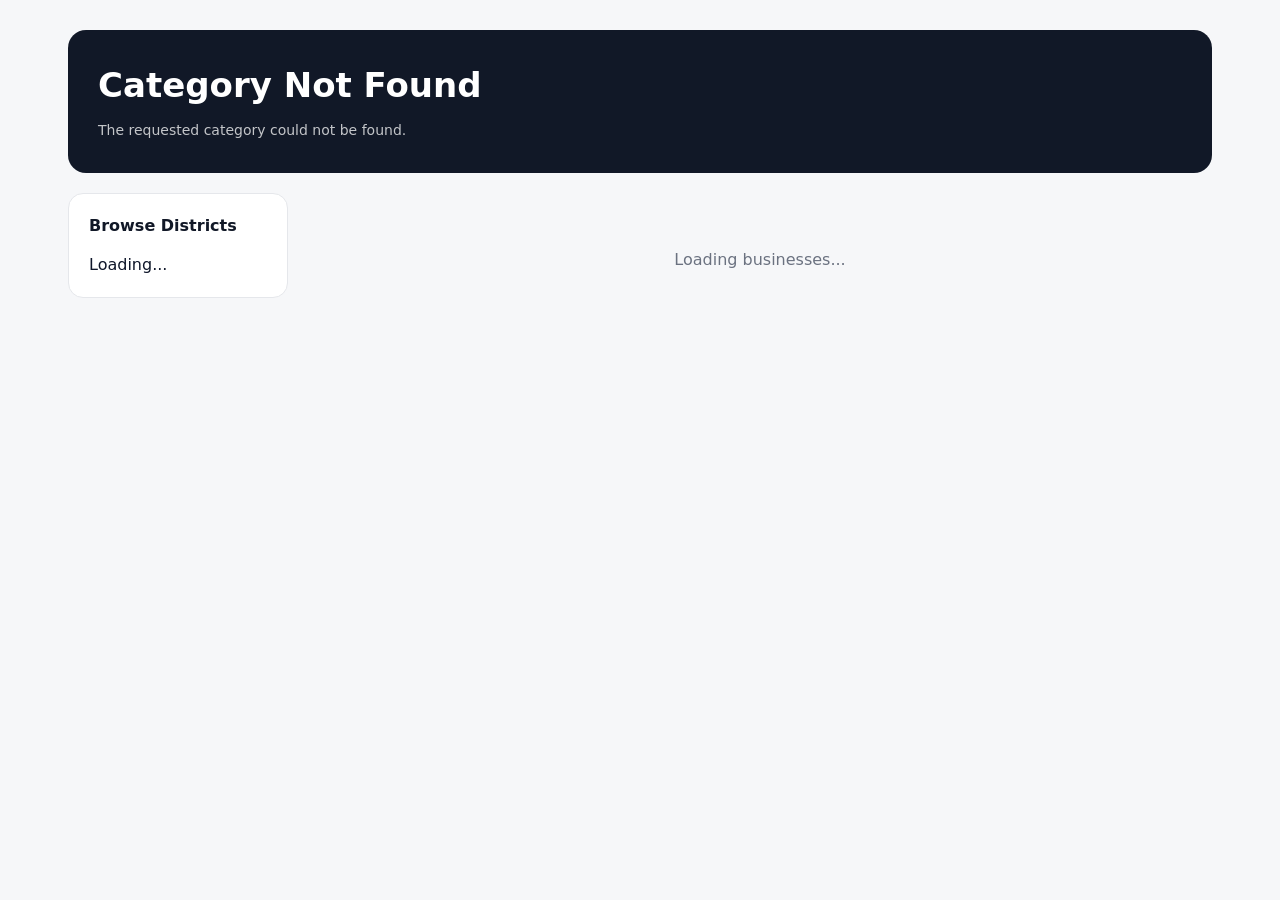
<file: category.html>
<!DOCTYPE html>
<html lang="en-IN">

<head>

  <meta charset="UTF-8">

  <meta
    name="viewport"
    content="width=device-width, initial-scale=1.0"
  >

  <title>Category | UBnux</title>

  <meta
    id="metaDescription"
    name="description"
    content="Find local businesses by category on UBnux."
  >

  <meta
    name="robots"
    content="index,follow"
  >

  <link
    id="canonicalLink"
    rel="canonical"
    href=""
  >

  <link
    rel="stylesheet"
    href="assets/css/style.css"
  >

  <style>

    body {
      margin: 0;
      background: #f6f7f9;
    }

    [hidden] {
      display: none !important;
    }

    .page {
      max-width: 1180px;
      margin: auto;
      padding: 30px 18px 70px;
    }

    .hero {
      padding: 30px;
      margin-bottom: 20px;
      border-radius: 18px;
      background: #111827;
      color: #fff;
    }

    .hero h1 {
      margin: 0 0 8px;
      font-size: 34px;
    }

    .hero p {
      max-width: 750px;
      margin: 0;
      color: rgba(255,255,255,.75);
      line-height: 1.7;
      font-size: 14px;
    }

    .content {
      display: grid;
      grid-template-columns: 220px 1fr;
      gap: 20px;
    }

    .filter-card {
      align-self: start;
      padding: 20px;
      border: 1px solid #e5e7eb;
      border-radius: 15px;
      background: #fff;
    }

    .filter-card h2 {
      margin: 0 0 15px;
      color: #111827;
      font-size: 16px;
    }

    .district-link {
      display: block;
      padding: 9px 0;
      border-bottom: 1px solid #f0f0f0;
      color: #4b5563;
      text-decoration: none;
      font-size: 13px;
    }

    .district-link:hover {
      color: #111827;
    }

    .business-grid {
      display: grid;
      grid-template-columns:
        repeat(3,minmax(0,1fr));
      gap: 16px;
    }

    .business-card {
      overflow: hidden;
      border: 1px solid #e5e7eb;
      border-radius: 14px;
      background: #fff;
    }

    .business-card-image {
      width: 100%;
      aspect-ratio: 16 / 9;
      object-fit: cover;
      background: #f3f4f6;
    }

    .business-card-body {
      padding: 17px;
    }

    .business-card h3 {
      margin: 0 0 7px;
      color: #111827;
      font-size: 16px;
    }

    .business-card-category {
      color: #6b7280;
      font-size: 12px;
    }

    .business-card-location {
      margin-top: 8px;
      color: #4b5563;
      font-size: 12px;
    }

    .business-card-rating {
      margin-top: 8px;
      color: #111827;
      font-size: 12px;
      font-weight: 700;
    }

    .view {
      display: inline-flex;
      margin-top: 14px;
      min-height: 36px;
      padding: 0 12px;
      align-items: center;
      border-radius: 8px;
      background: #111827;
      color: #fff;
      text-decoration: none;
      font-size: 12px;
      font-weight: 700;
    }

    .empty,
    .loading {
      grid-column: 1 / -1;
      padding: 55px 20px;
      text-align: center;
      color: #6b7280;
    }

    @media (max-width: 950px) {

      .business-grid {
        grid-template-columns:
          repeat(2,minmax(0,1fr));
      }

    }

    @media (max-width: 700px) {

      .content {
        grid-template-columns: 1fr;
      }

      .business-grid {
        grid-template-columns: 1fr;
      }

    }

  </style>

</head>

<body>

  <main class="page">

    <section class="hero">

      <h1 id="categoryName">
        Category
      </h1>

      <p id="categoryDescription">
        Find local businesses and services.
      </p>

    </section>


    <div class="content">

      <aside class="filter-card">

        <h2>
          Browse Districts
        </h2>

        <div id="districtList">
          Loading...
        </div>

      </aside>


      <section>

        <div
          id="businessGrid"
          class="business-grid"
        >

          <div class="loading">
            Loading businesses...
          </div>

        </div>

      </section>

    </div>

  </main>


  <script src="assets/js/config.js"></script>
  <script src="assets/js/state.js"></script>
  <script src="assets/js/cache.js"></script>
  <script src="assets/js/api.js"></script>
  <script src="assets/js/filters.js"></script>
  <script src="assets/js/utils.js"></script>


  <script>

    (function () {

      "use strict";


      const App =
        window.UBnux ||
        window.ZilaBiz ||
        {};


      const params =
        new URLSearchParams(
          location.search
        );


      const categoryId =
        params.get("id") ||
        params.get("categoryId") ||
        "";


      const categorySlug =
        params.get("slug") ||
        "";


      function text(value) {

        return String(
          value == null
            ? ""
            : value
        ).trim();

      }


      function getValue(
        object,
        keys,
        fallback
      ) {

        for (
          const key of keys
        ) {

          if (
            object &&
            object[key] !== undefined &&
            object[key] !== null &&
            text(object[key])
          ) {

            return object[key];

          }

        }

        return fallback || "";

      }


      function slugify(
        value
      ) {

        return text(value)
          .toLowerCase()
          .replace(
            /[^a-z0-9]+/g,
            "-"
          )
          .replace(
            /^-+|-+$/g,
            ""
          );

      }


      function image(
        value
      ) {

        if (
          /^https?:\/\//i.test(
            text(value)
          )
        ) {

          return value;

        }


        return "data:image/svg+xml," +
          encodeURIComponent(`
            <svg xmlns="http://www.w3.org/2000/svg"
              width="600"
              height="340">
              <rect width="100%" height="100%"
                fill="#f3f4f6"/>
              <text x="50%" y="50%"
                text-anchor="middle"
                dominant-baseline="middle"
                font-family="Arial"
                font-size="32"
                fill="#9ca3af">
                UBnux
              </text>
            </svg>
          `);

      }


      async function load() {

        try {

          const response =
            await App.api.call(
              "getseocategory",
              {
                categoryId:
                  categoryId,

                id:
                  categoryId,

                slug:
                  categorySlug
              },
              {
                retries: 1
              }
            );


          if (
            !response ||
            !response.success
          ) {

            throw new Error(
              "Category not found."
            );

          }


          const category =
            response.data &&
            (
              response.data.category ||
              response.data
            );


          if (!category) {

            throw new Error(
              "Category not found."
            );

          }


          renderCategory(
            category
          );


        } catch (error) {

          console.error(
            error
          );


          document.getElementById(
            "categoryName"
          ).textContent =
            "Category Not Found";


          document.getElementById(
            "categoryDescription"
          ).textContent =
            "The requested category could not be found.";

        }

      }


      function renderCategory(
        category
      ) {

        const name =
          text(
            getValue(
              category,
              [
                "CategoryName",
                "Name",
                "name"
              ],
              "Category"
            )
          );


        const description =
          text(
            getValue(
              category,
              [
                "SEO_Description",
                "SEODescription",
                "Description",
                "description"
              ],
              "Find local businesses and services in this category."
            )
          );


        document.title =
          text(
            getValue(
              category,
              [
                "SEO_Title",
                "SEOTitle"
              ],
              name + " Businesses | UBnux"
            )
          );


        document.getElementById(
          "metaDescription"
        ).content =
          description;


        document.getElementById(
          "canonicalLink"
        ).href =
          location.href;


        document.getElementById(
          "categoryName"
        ).textContent =
          name;


        document.getElementById(
          "categoryDescription"
        ).textContent =
          description;


        const businesses =
          Array.isArray(
            category.businesses
          )
            ? category.businesses
            : Array.isArray(
                category.Businesses
              )
            ? category.Businesses
            : [];


        renderBusinesses(
          businesses
        );


        loadDistricts();

      }


      function renderBusinesses(
        businesses
      ) {

        const grid =
          document.getElementById(
            "businessGrid"
          );


        if (!businesses.length) {

          grid.innerHTML =
            `
              <div class="empty">
                No businesses found in this category yet.
              </div>
            `;

          return;

        }


        grid.innerHTML =
          businesses
            .map(
              business => {

                const id =
                  getValue(
                    business,
                    [
                      "BusinessID",
                      "BusinessId",
                      "businessId",
                      "ID",
                      "Id"
                    ],
                    ""
                  );


                const name =
                  getValue(
                    business,
                    [
                      "BusinessName",
                      "businessName",
                      "Name",
                      "name"
                    ],
                    "Business"
                  );


                const district =
                  getValue(
                    business,
                    [
                      "DistrictName",
                      "District"
                    ],
                    ""
                  );


                const area =
                  getValue(
                    business,
                    [
                      "Area",
                      "Locality"
                    ],
                    ""
                  );


                const rating =
                  getValue(
                    business,
                    [
                      "Rating",
                      "rating"
                    ],
                    ""
                  );


                return `
                  <article class="business-card">

                    <img
                      class="business-card-image"
                      src="${image(
                        getValue(
                          business,
                          [
                            "ImageURL",
                            "Image",
                            "LogoURL",
                            "Logo"
                          ],
                          ""
                        )
                      )}"
                      alt="${name}"
                      loading="lazy"
                    >

                    <div class="business-card-body">

                      <h3>
                        ${name}
                      </h3>

                      <div class="business-card-category">
                        ${getValue(
                          business,
                          [
                            "CategoryName",
                            "Category"
                          ],
                          ""
                        )}
                      </div>

                      <div class="business-card-location">
                        ${[
                          area,
                          district
                        ]
                          .filter(Boolean)
                          .join(", ")}
                      </div>

                      ${
                        rating
                          ? `
                            <div class="business-card-rating">
                              ★ ${rating}
                            </div>
                          `
                          : ""
                      }

                      <a
                        class="view"
                        href="business-details.html?id=${encodeURIComponent(id)}"
                      >
                        View Business
                      </a>

                    </div>

                  </article>
                `;

              }
            )
            .join("");

      }


      async function loadDistricts() {

        const container =
          document.getElementById(
            "districtList"
          );


        try {

          const response =
            await App.api.getInitialDataFast();


          const districts =
            response &&
            response.data &&
            Array.isArray(
              response.data.districts
            )
              ? response.data.districts
              : [];


          if (!districts.length) {

            container.textContent =
              "No districts available.";

            return;

          }


          container.innerHTML =
            districts
              .map(
                district => {

                  const name =
                    getValue(
                      district,
                      [
                        "DistrictName",
                        "Name",
                        "name"
                      ],
                      "District"
                    );


                  const id =
                    getValue(
                      district,
                      [
                        "DistrictID",
                        "DistrictId",
                        "ID",
                        "Id"
                      ],
                      ""
                    );


                  return `
                    <a
                      class="district-link"
                      href="district.html?id=${encodeURIComponent(id)}"
                    >
                      ${name}
                    </a>
                  `;

                }
              )
              .join("");

        } catch (error) {

          container.textContent =
            "Unable to load districts.";

        }

      }


      load();

    })();

  </script>

</body>

</html>
</file>
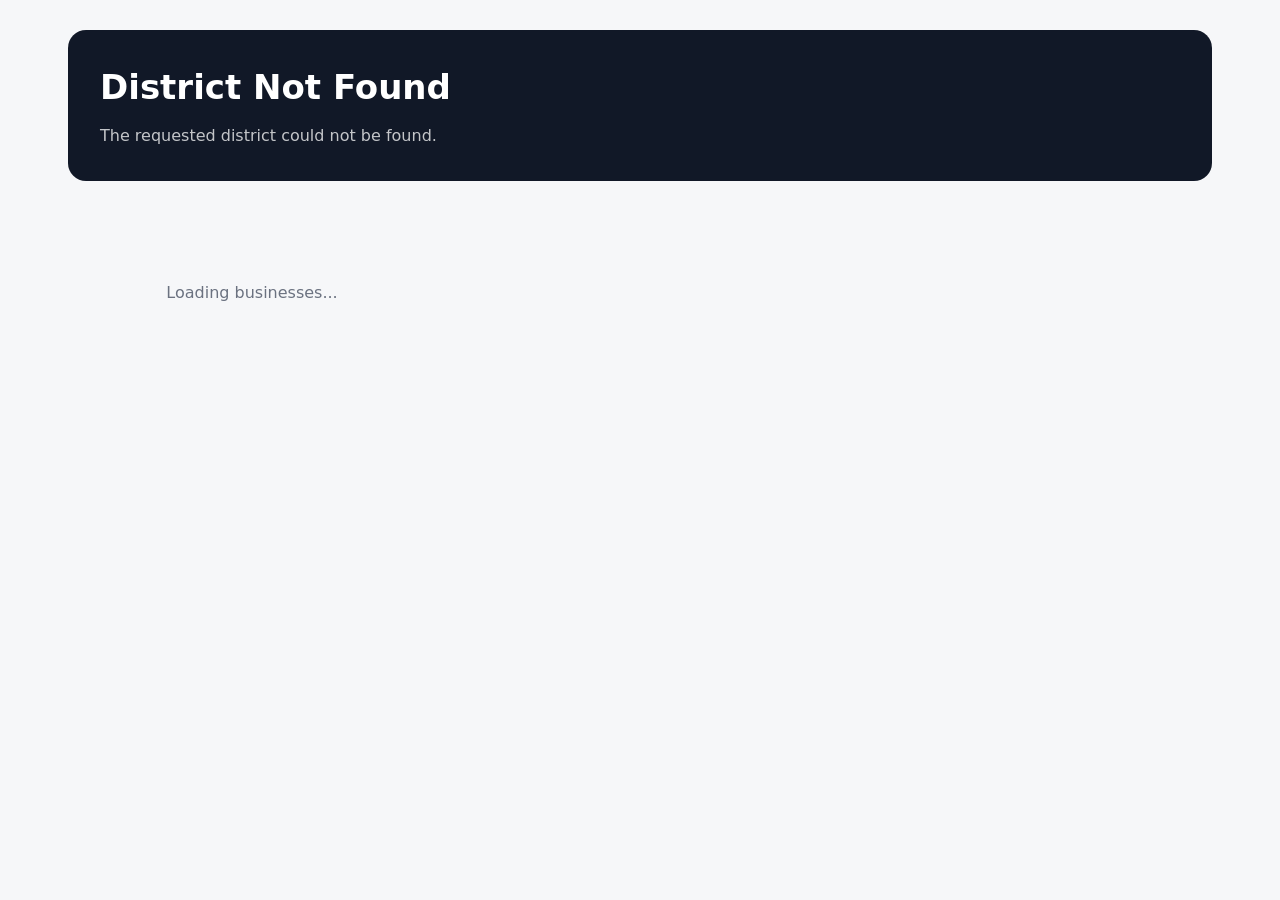
<file: district.html>
<!DOCTYPE html>
<html lang="en-IN">

<head>

  <meta charset="UTF-8">

  <meta
    name="viewport"
    content="width=device-width, initial-scale=1.0"
  >

  <title>District Businesses | UBnux</title>

  <meta
    id="metaDescription"
    name="description"
    content="Discover local businesses and services on UBnux."
  >

  <meta
    name="robots"
    content="index,follow"
  >

  <link
    rel="stylesheet"
    href="assets/css/style.css"
  >

  <style>

    body {
      margin: 0;
      background: #f6f7f9;
    }

    [hidden] {
      display: none !important;
    }

    .page {
      max-width: 1180px;
      margin: auto;
      padding: 30px 18px 70px;
    }

    .hero {
      padding: 32px;
      margin-bottom: 20px;
      border-radius: 18px;
      background: #111827;
      color: #fff;
    }

    .hero h1 {
      margin: 0 0 9px;
      font-size: 34px;
    }

    .hero p {
      max-width: 750px;
      margin: 0;
      color: rgba(255,255,255,.75);
      line-height: 1.7;
    }

    .categories {
      display: flex;
      flex-wrap: wrap;
      gap: 9px;
      margin-bottom: 20px;
    }

    .category-link {
      padding: 9px 13px;
      border: 1px solid #e5e7eb;
      border-radius: 30px;
      background: #fff;
      color: #374151;
      text-decoration: none;
      font-size: 12px;
      font-weight: 700;
    }

    .business-grid {
      display: grid;
      grid-template-columns:
        repeat(3,minmax(0,1fr));
      gap: 16px;
    }

    .business-card {
      overflow: hidden;
      border: 1px solid #e5e7eb;
      border-radius: 14px;
      background: #fff;
    }

    .business-image {
      width: 100%;
      aspect-ratio: 16 / 9;
      object-fit: cover;
      background: #f3f4f6;
    }

    .business-body {
      padding: 17px;
    }

    .business-name {
      margin: 0 0 6px;
      color: #111827;
      font-size: 16px;
    }

    .business-category {
      color: #6b7280;
      font-size: 12px;
    }

    .business-location {
      margin-top: 7px;
      color: #4b5563;
      font-size: 12px;
    }

    .business-rating {
      margin-top: 7px;
      color: #111827;
      font-size: 12px;
      font-weight: 700;
    }

    .view {
      display: inline-flex;
      margin-top: 14px;
      min-height: 36px;
      padding: 0 12px;
      align-items: center;
      border-radius: 8px;
      background: #111827;
      color: #fff;
      text-decoration: none;
      font-size: 12px;
      font-weight: 700;
    }

    .empty {
      padding: 60px 20px;
      text-align: center;
      color: #6b7280;
    }

    @media (max-width: 900px) {

      .business-grid {
        grid-template-columns:
          repeat(2,minmax(0,1fr));
      }

    }

    @media (max-width: 600px) {

      .business-grid {
        grid-template-columns: 1fr;
      }

      .hero {
        padding: 25px 20px;
      }

      .hero h1 {
        font-size: 28px;
      }

    }

  </style>

</head>

<body>

  <main class="page">

    <section class="hero">

      <h1 id="districtName">
        District Businesses
      </h1>

      <p id="districtDescription">
        Discover local businesses, products and services.
      </p>

    </section>


    <section
      id="categories"
      class="categories"
    ></section>


    <section
      id="businessGrid"
      class="business-grid"
    >

      <div class="empty">
        Loading businesses...
      </div>

    </section>

  </main>


  <script src="assets/js/config.js"></script>
  <script src="assets/js/state.js"></script>
  <script src="assets/js/cache.js"></script>
  <script src="assets/js/api.js"></script>
  <script src="assets/js/filters.js"></script>
  <script src="assets/js/utils.js"></script>


  <script>

    (function () {

      "use strict";


      const App =
        window.UBnux ||
        window.ZilaBiz ||
        {};


      const params =
        new URLSearchParams(
          location.search
        );


      const districtId =
        params.get("id") ||
        params.get("districtId") ||
        "";


      const districtSlug =
        params.get("slug") ||
        "";


      function text(value) {

        return String(
          value == null
            ? ""
            : value
        ).trim();

      }


      function get(
        object,
        keys,
        fallback
      ) {

        for (
          const key of keys
        ) {

          if (
            object &&
            object[key] !== undefined &&
            object[key] !== null &&
            text(object[key])
          ) {

            return object[key];

          }

        }

        return fallback || "";

      }


      function image(
        value
      ) {

        if (
          /^https?:\/\//i.test(
            text(value)
          )
        ) {

          return value;

        }


        return "data:image/svg+xml," +
          encodeURIComponent(`
            <svg xmlns="http://www.w3.org/2000/svg"
              width="600"
              height="340">
              <rect width="100%" height="100%"
                fill="#f3f4f6"/>
              <text x="50%" y="50%"
                text-anchor="middle"
                dominant-baseline="middle"
                font-family="Arial"
                font-size="32"
                fill="#9ca3af">
                UBnux
              </text>
            </svg>
          `);

      }


      async function load() {

        try {

          const response =
            await App.api.call(
              "getseodistrict",
              {
                districtId:
                  districtId,

                id:
                  districtId,

                slug:
                  districtSlug
              },
              {
                retries: 1
              }
            );


          if (
            !response ||
            !response.success
          ) {

            throw new Error(
              "District not found."
            );

          }


          const district =
            response.data &&
            (
              response.data.district ||
              response.data
            );


          if (!district) {

            throw new Error(
              "District not found."
            );

          }


          render(
            district
          );


        } catch (error) {

          console.error(
            error
          );


          document.getElementById(
            "districtName"
          ).textContent =
            "District Not Found";

          document.getElementById(
            "districtDescription"
          ).textContent =
            "The requested district could not be found.";

        }

      }


      function render(
        district
      ) {

        const name =
          text(
            get(
              district,
              [
                "DistrictName",
                "Name",
                "name"
              ],
              "District"
            )
          );


        const description =
          text(
            get(
              district,
              [
                "SEO_Description",
                "SEODescription",
                "Description"
              ],
              "Discover local businesses and services in " +
              name +
              "."
            )
          );


        document.title =
          text(
            get(
              district,
              [
                "SEO_Title",
                "SEOTitle"
              ],
              name +
              " Local Businesses | UBnux"
            )
          );


        document.getElementById(
          "metaDescription"
        ).content =
          description;


        document.getElementById(
          "districtName"
        ).textContent =
          name;


        document.getElementById(
          "districtDescription"
        ).textContent =
          description;


        const categories =
          Array.isArray(
            district.categories
          )
            ? district.categories
            : [];


        const businesses =
          Array.isArray(
            district.businesses
          )
            ? district.businesses
            : [];


        renderCategories(
          categories
        );


        renderBusinesses(
          businesses
        );

      }


      function renderCategories(
        categories
      ) {

        const container =
          document.getElementById(
            "categories"
          );


        if (!categories.length) {

          container.innerHTML =
            "";

          return;

        }


        container.innerHTML =
          categories
            .map(
              category => {

                const name =
                  get(
                    category,
                    [
                      "CategoryName",
                      "Name",
                      "name"
                    ],
                    "Category"
                  );


                const id =
                  get(
                    category,
                    [
                      "CategoryID",
                      "CategoryId",
                      "ID",
                      "Id"
                    ],
                    ""
                  );


                return `
                  <a
                    class="category-link"
                    href="category.html?id=${encodeURIComponent(id)}"
                  >
                    ${name}
                  </a>
                `;

              }
            )
            .join("");

      }


      function renderBusinesses(
        businesses
      ) {

        const container =
          document.getElementById(
            "businessGrid"
          );


        if (!businesses.length) {

          container.innerHTML =
            `
              <div class="empty">
                No businesses are currently available in this district.
              </div>
            `;

          return;

        }


        container.innerHTML =
          businesses
            .map(
              business => {

                const id =
                  get(
                    business,
                    [
                      "BusinessID",
                      "BusinessId",
                      "businessId",
                      "ID",
                      "Id"
                    ],
                    ""
                  );


                const name =
                  get(
                    business,
                    [
                      "BusinessName",
                      "businessName",
                      "Name",
                      "name"
                    ],
                    "Business"
                  );


                const category =
                  get(
                    business,
                    [
                      "CategoryName",
                      "Category"
                    ],
                    ""
                  );


                const area =
                  get(
                    business,
                    [
                      "Area",
                      "Locality"
                    ],
                    ""
                  );


                const rating =
                  get(
                    business,
                    [
                      "Rating",
                      "rating"
                    ],
                    ""
                  );


                return `
                  <article class="business-card">

                    <img
                      class="business-image"
                      src="${image(
                        get(
                          business,
                          [
                            "ImageURL",
                            "Image",
                            "LogoURL",
                            "Logo"
                          ],
                          ""
                        )
                      )}"
                      alt="${name}"
                      loading="lazy"
                    >

                    <div class="business-body">

                      <h2 class="business-name">
                        ${name}
                      </h2>

                      <div class="business-category">
                        ${category}
                      </div>

                      <div class="business-location">
                        ${area}
                      </div>

                      ${
                        rating
                          ? `
                            <div class="business-rating">
                              ★ ${rating}
                            </div>
                          `
                          : ""
                      }

                      <a
                        class="view"
                        href="business-details.html?id=${encodeURIComponent(id)}"
                      >
                        View Business
                      </a>

                    </div>

                  </article>
                `;

              }
            )
            .join("");

      }


      load();

    })();

  </script>

</body>

</html>
</file>
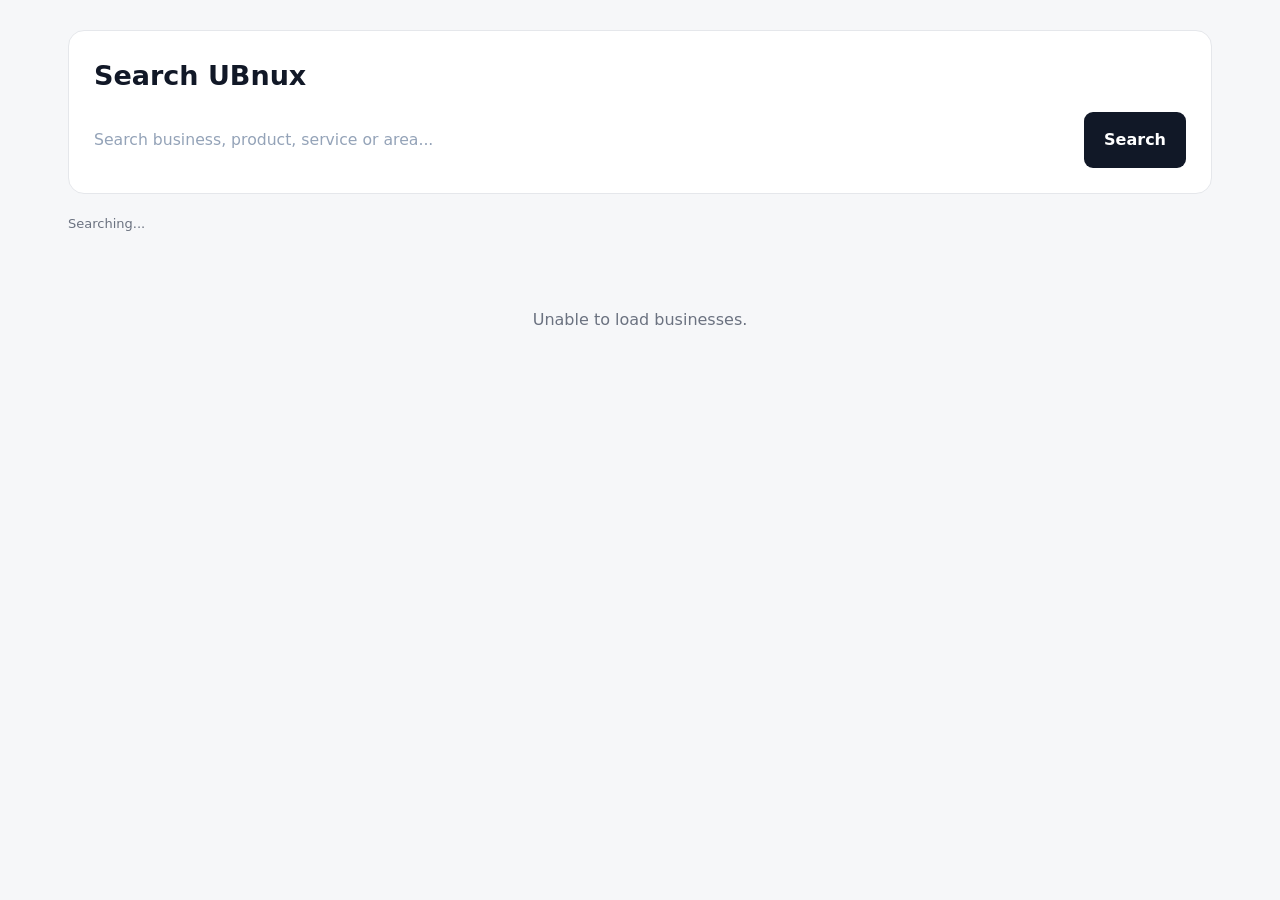
<file: search.html>
<!DOCTYPE html>
<html lang="en-IN">

<head>

  <meta charset="UTF-8">

  <meta
    name="viewport"
    content="width=device-width, initial-scale=1.0"
  >

  <title>Search Businesses | UBnux</title>

  <meta
    name="description"
    content="Search local businesses, products and services on UBnux."
  >

  <meta
    name="robots"
    content="index,follow"
  >

  <link
    rel="stylesheet"
    href="assets/css/style.css"
  >

  <style>

    body {
      margin: 0;
      background: #f6f7f9;
    }

    [hidden] {
      display: none !important;
    }

    .page {
      max-width: 1180px;
      margin: auto;
      padding: 30px 18px 70px;
    }

    .search-header {
      padding: 25px;
      margin-bottom: 20px;
      border-radius: 16px;
      background: #fff;
      border: 1px solid #e5e7eb;
    }

    .search-header h1 {
      margin: 0 0 15px;
      color: #111827;
      font-size: 27px;
    }

    .search-form {
      display: flex;
      gap: 9px;
    }

    .search-form input {
      flex: 1;
      min-height: 48px;
      padding: 0 14px;
      border: 1px solid #d9dde3;
      border-radius: 9px;
      font: inherit;
      outline: none;
    }

    .search-form button {
      min-height: 48px;
      padding: 0 20px;
      border: 0;
      border-radius: 9px;
      background: #111827;
      color: #fff;
      cursor: pointer;
      font-weight: 700;
    }

    .result-info {
      margin-bottom: 15px;
      color: #6b7280;
      font-size: 13px;
    }

    .business-grid {
      display: grid;
      grid-template-columns:
        repeat(3,minmax(0,1fr));
      gap: 16px;
    }

    .business-card {
      overflow: hidden;
      border: 1px solid #e5e7eb;
      border-radius: 14px;
      background: #fff;
    }

    .business-image {
      width: 100%;
      aspect-ratio: 16 / 9;
      object-fit: cover;
      background: #f3f4f6;
    }

    .business-body {
      padding: 17px;
    }

    .business-body h2 {
      margin: 0 0 7px;
      color: #111827;
      font-size: 16px;
    }

    .category {
      color: #6b7280;
      font-size: 12px;
    }

    .location {
      margin-top: 7px;
      color: #4b5563;
      font-size: 12px;
    }

    .rating {
      margin-top: 7px;
      color: #111827;
      font-size: 12px;
      font-weight: 700;
    }

    .view {
      display: inline-flex;
      margin-top: 14px;
      min-height: 36px;
      padding: 0 12px;
      align-items: center;
      border-radius: 8px;
      background: #111827;
      color: #fff;
      text-decoration: none;
      font-size: 12px;
      font-weight: 700;
    }

    .empty {
      grid-column: 1 / -1;
      padding: 60px 20px;
      text-align: center;
      color: #6b7280;
    }

    @media (max-width: 900px) {

      .business-grid {
        grid-template-columns:
          repeat(2,minmax(0,1fr));
      }

    }

    @media (max-width: 600px) {

      .business-grid {
        grid-template-columns: 1fr;
      }

      .search-form {
        flex-direction: column;
      }

      .search-form button {
        width: 100%;
      }

    }

  </style>

</head>

<body>

  <main class="page">

    <section class="search-header">

      <h1>
        Search UBnux
      </h1>

      <form
        id="searchForm"
        class="search-form"
      >

        <input
          id="searchInput"
          type="search"
          placeholder="Search business, product, service or area..."
          autocomplete="off"
        >

        <button
          type="submit"
        >
          Search
        </button>

      </form>

    </section>


    <div
      id="resultInfo"
      class="result-info"
    >
      Searching...
    </div>


    <section
      id="businessGrid"
      class="business-grid"
    >

      <div class="empty">
        Loading businesses...
      </div>

    </section>

  </main>


  <script src="assets/js/config.js"></script>
  <script src="assets/js/state.js"></script>
  <script src="assets/js/cache.js"></script>
  <script src="assets/js/api.js"></script>
  <script src="assets/js/filters.js"></script>
  <script src="assets/js/utils.js"></script>


  <script>

    (function () {

      "use strict";


      const App =
        window.UBnux ||
        window.ZilaBiz ||
        {};


      const params =
        new URLSearchParams(
          location.search
        );


      const initialQuery =
        params.get("q") ||
        params.get("search") ||
        "";


      let businesses =
        [];


      function text(value) {

        return String(
          value == null
            ? ""
            : value
        ).trim();

      }


      function get(
        object,
        keys,
        fallback
      ) {

        for (
          const key of keys
        ) {

          if (
            object &&
            object[key] !== undefined &&
            object[key] !== null &&
            text(object[key])
          ) {

            return object[key];

          }

        }

        return fallback || "";

      }


      function image(
        value
      ) {

        if (
          /^https?:\/\//i.test(
            text(value)
          )
        ) {

          return value;

        }


        return "data:image/svg+xml," +
          encodeURIComponent(`
            <svg xmlns="http://www.w3.org/2000/svg"
              width="600"
              height="340">
              <rect width="100%" height="100%"
                fill="#f3f4f6"/>
              <text x="50%" y="50%"
                text-anchor="middle"
                dominant-baseline="middle"
                font-family="Arial"
                font-size="32"
                fill="#9ca3af">
                UBnux
              </text>
            </svg>
          `);

      }


      async function load() {

        try {

          const response =
            await App.api.getInitialDataFast();


          if (
            !response ||
            !response.success
          ) {

            throw new Error(
              "Unable to load businesses."
            );

          }


          businesses =
            response.data &&
            Array.isArray(
              response.data.businesses
            )
              ? response.data.businesses
              : [];


          document.getElementById(
            "searchInput"
          ).value =
            initialQuery;


          performSearch();


        } catch (error) {

          console.error(
            error
          );


          document.getElementById(
            "businessGrid"
          ).innerHTML =
            `
              <div class="empty">
                Unable to load businesses.
              </div>
            `;

        }

      }


      function performSearch() {

        const query =
          text(
            document.getElementById(
              "searchInput"
            ).value
          ).toLowerCase();


        let results =
          businesses;


        if (query) {

          if (
            App.filters &&
            typeof App.filters.filterBusinesses ===
              "function"
          ) {

            results =
              App.filters.filterBusinesses(
                businesses,
                {
                  search:
                    query
                }
              );

          } else {

            results =
              businesses.filter(
                business => {

                  const searchable =
                    [
                      get(
                        business,
                        [
                          "BusinessName",
                          "businessName",
                          "Name"
                        ],
                        ""
                      ),

                      get(
                        business,
                        [
                          "CategoryName",
                          "Category"
                        ],
                        ""
                      ),

                      get(
                        business,
                        [
                          "Area",
                          "Locality"
                        ],
                        ""
                      ),

                      get(
                        business,
                        [
                          "Address"
                        ],
                        ""
                      ),

                      get(
                        business,
                        [
                          "Products",
                          "Services",
                          "Description"
                        ],
                        ""
                      )

                    ]
                      .join(" ")
                      .toLowerCase();


                  return searchable.includes(
                    query
                  );

                }
              );

          }

        }


        render(
          results,
          query
        );

      }


      function render(
        results,
        query
      ) {

        const grid =
          document.getElementById(
            "businessGrid"
          );


        document.getElementById(
          "resultInfo"
        ).textContent =
          query
            ? results.length +
              " result" +
              (
                results.length === 1
                  ? ""
                  : "s"
              ) +
              " found for \"" +
              query +
              "\""
            : businesses.length +
              " businesses available";


        if (!results.length) {

          grid.innerHTML =
            `
              <div class="empty">

                <strong>
                  No businesses found.
                </strong>

                <br><br>

                Try another business name,
                category, product, service or area.

              </div>
            `;

          return;

        }


        grid.innerHTML =
          results
            .map(
              business => {

                const id =
                  get(
                    business,
                    [
                      "BusinessID",
                      "BusinessId",
                      "businessId",
                      "ID",
                      "Id"
                    ],
                    ""
                  );


                const name =
                  get(
                    business,
                    [
                      "BusinessName",
                      "businessName",
                      "Name",
                      "name"
                    ],
                    "Business"
                  );


                const category =
                  get(
                    business,
                    [
                      "CategoryName",
                      "Category"
                    ],
                    ""
                  );


                const area =
                  get(
                    business,
                    [
                      "Area",
                      "Locality"
                    ],
                    ""
                  );


                const district =
                  get(
                    business,
                    [
                      "DistrictName",
                      "District"
                    ],
                    ""
                  );


                const rating =
                  get(
                    business,
                    [
                      "Rating",
                      "rating"
                    ],
                    ""
                  );


                return `
                  <article class="business-card">

                    <img
                      class="business-image"
                      src="${image(
                        get(
                          business,
                          [
                            "ImageURL",
                            "Image",
                            "LogoURL",
                            "Logo"
                          ],
                          ""
                        )
                      )}"
                      alt="${name}"
                      loading="lazy"
                    >

                    <div class="business-body">

                      <h2>
                        ${name}
                      </h2>

                      <div class="category">
                        ${category}
                      </div>

                      <div class="location">
                        ${[
                          area,
                          district
                        ]
                          .filter(Boolean)
                          .join(", ")}
                      </div>

                      ${
                        rating
                          ? `
                            <div class="rating">
                              ★ ${rating}
                            </div>
                          `
                          : ""
                      }

                      <a
                        class="view"
                        href="business-details.html?id=${encodeURIComponent(id)}"
                      >
                        View Business
                      </a>

                    </div>

                  </article>
                `;

              }
            )
            .join("");

      }


      document.getElementById(
        "searchForm"
      ).addEventListener(
        "submit",
        function (event) {

          event.preventDefault();


          const query =
            text(
              document.getElementById(
                "searchInput"
              ).value
            );


          const url =
            new URL(
              location.href
            );


          url.searchParams.delete(
            "search"
          );


          if (query) {

            url.searchParams.set(
              "q",
              query
            );

          } else {

            url.searchParams.delete(
              "q"
            );

          }


          history.replaceState(
            null,
            "",
            url
          );


          performSearch();

        }
      );


      document.getElementById(
        "searchInput"
      ).addEventListener(
        "input",
        performSearch
      );


      load();

    })();

  </script>

</body>

</html>
</file>
<file: assets/css/style.css>
/* =========================================================
   UBnux
   Complete Main Stylesheet
   File: assets/css/style.css

   Compatible with:
   - index.html
   - config.js
   - state.js
   - cache.js
   - api.js
   - filters.js
   - businesses.js
   - categories.js
   - district.js
   - modal.js
   - utils.js
   - location.js
   - app.js
   ========================================================= */


/* =========================================================
   01. ROOT VARIABLES
   ========================================================= */

:root {

  --primary: #2563eb;
  --primary-dark: #1d4ed8;
  --primary-light: #eff6ff;

  --secondary: #0f172a;
  --secondary-light: #334155;

  --accent: #f59e0b;
  --accent-light: #fffbeb;

  --success: #16a34a;
  --success-light: #f0fdf4;

  --danger: #dc2626;
  --danger-light: #fef2f2;

  --warning: #d97706;
  --warning-light: #fffbeb;

  --info: #0284c7;
  --info-light: #f0f9ff;

  --white: #ffffff;
  --black: #000000;

  --gray-50: #f8fafc;
  --gray-100: #f1f5f9;
  --gray-200: #e2e8f0;
  --gray-300: #cbd5e1;
  --gray-400: #94a3b8;
  --gray-500: #64748b;
  --gray-600: #475569;
  --gray-700: #334155;
  --gray-800: #1e293b;
  --gray-900: #0f172a;

  --border: #e2e8f0;
  --border-dark: #cbd5e1;

  --body-bg: #f8fafc;
  --surface: #ffffff;
  --surface-soft: #f1f5f9;

  --text: #0f172a;
  --text-secondary: #475569;
  --text-muted: #64748b;

  --radius-xs: 6px;
  --radius-sm: 8px;
  --radius-md: 12px;
  --radius-lg: 16px;
  --radius-xl: 20px;
  --radius-2xl: 24px;

  --shadow-xs:
    0 1px 2px rgba(15, 23, 42, 0.04);

  --shadow-sm:
    0 2px 8px rgba(15, 23, 42, 0.06);

  --shadow-md:
    0 8px 24px rgba(15, 23, 42, 0.08);

  --shadow-lg:
    0 16px 40px rgba(15, 23, 42, 0.12);

  --shadow-xl:
    0 24px 60px rgba(15, 23, 42, 0.18);

  --container: 1240px;

  --header-height: 72px;

  --transition-fast: 150ms ease;
  --transition: 220ms ease;
  --transition-slow: 350ms ease;

  --font:
    Inter,
    ui-sans-serif,
    system-ui,
    -apple-system,
    BlinkMacSystemFont,
    "Segoe UI",
    Roboto,
    Helvetica,
    Arial,
    sans-serif;

}


/* =========================================================
   02. RESET
   ========================================================= */

*,
*::before,
*::after {

  box-sizing: border-box;

}


html {

  scroll-behavior: smooth;

  font-size: 16px;

}


body {

  margin: 0;

  min-height: 100vh;

  background: var(--body-bg);

  color: var(--text);

  font-family: var(--font);

  line-height: 1.5;

  -webkit-font-smoothing: antialiased;

  text-rendering: optimizeLegibility;

}


body.ubnux-modal-open {

  overflow: hidden;

}


img {

  display: block;

  max-width: 100%;

}


button,
input,
select,
textarea {

  font: inherit;

}


button {

  cursor: pointer;

}


button:disabled {

  cursor: not-allowed;

  opacity: 0.65;

}


a {

  color: inherit;

  text-decoration: none;

}


ul,
ol {

  margin: 0;

  padding: 0;

  list-style: none;

}


h1,
h2,
h3,
h4,
h5,
h6,
p {

  margin-top: 0;

}


::selection {

  background: rgba(37, 99, 235, 0.18);

  color: var(--gray-900);

}


/* =========================================================
   03. ACCESSIBILITY
   ========================================================= */

.sr-only {

  position: absolute;

  width: 1px;

  height: 1px;

  padding: 0;

  margin: -1px;

  overflow: hidden;

  clip: rect(0, 0, 0, 0);

  white-space: nowrap;

  border: 0;

}


:focus-visible {

  outline: 3px solid rgba(37, 99, 235, 0.28);

  outline-offset: 2px;

}


@media (prefers-reduced-motion: reduce) {

  html {

    scroll-behavior: auto;

  }

  *,
  *::before,
  *::after {

    animation-duration: 0.01ms !important;

    animation-iteration-count: 1 !important;

    transition-duration: 0.01ms !important;

    scroll-behavior: auto !important;

  }

}


/* =========================================================
   04. GLOBAL CONTAINER
   ========================================================= */

.container {

  width:
    min(
      calc(100% - 32px),
      var(--container)
    );

  margin-inline: auto;

}


.section {

  padding: 64px 0;

}


.section-header {

  display: flex;

  align-items: flex-end;

  justify-content: space-between;

  gap: 24px;

  margin-bottom: 28px;

}


.section-title {

  margin: 0;

  font-size:
    clamp(
      1.5rem,
      2vw,
      2rem
    );

  font-weight: 800;

  letter-spacing: -0.025em;

}


.section-subtitle {

  margin: 8px 0 0;

  color: var(--text-muted);

  font-size: 0.95rem;

}


/* =========================================================
   05. PAGE LOADER
   ========================================================= */

#pageLoader {

  position: fixed;

  inset: 0;

  z-index: 99999;

  display: flex;

  align-items: center;

  justify-content: center;

  flex-direction: column;

  gap: 18px;

  padding: 24px;

  background: rgba(248, 250, 252, 0.98);

  backdrop-filter: blur(8px);

  -webkit-backdrop-filter: blur(8px);

  transition:
    opacity 300ms ease,
    visibility 300ms ease;

}


#pageLoader[hidden] {

  display: none;

}


.loader-spinner {

  width: 48px;

  height: 48px;

  border: 4px solid var(--gray-200);

  border-top-color: var(--primary);

  border-radius: 50%;

  animation:
    ubnuxSpin 800ms linear infinite;

}


#loaderText {

  margin: 0;

  color: var(--text-secondary);

  font-size: 0.9rem;

  font-weight: 600;

}


@keyframes ubnuxSpin {

  to {

    transform: rotate(360deg);

  }

}


/* =========================================================
   06. HEADER
   ========================================================= */

.site-header {

  position: sticky;

  top: 0;

  z-index: 1000;

  height: var(--header-height);

  background: rgba(255, 255, 255, 0.94);

  border-bottom: 1px solid var(--border);

  backdrop-filter: blur(14px);

  -webkit-backdrop-filter: blur(14px);

}


.header-inner {

  height: 100%;

  display: flex;

  align-items: center;

  gap: 16px;

}


.brand {

  display: inline-flex;

  align-items: center;

  gap: 10px;

  min-width: max-content;

}


.brand-logo {

  width: 38px;

  height: 38px;

  border-radius: 10px;

  object-fit: cover;

}


.brand-name {

  color: var(--secondary);

  font-size: 1.25rem;

  font-weight: 850;

  letter-spacing: -0.035em;

}


.header-spacer {

  flex: 1;

}


#districtButton {

  display: inline-flex;

  align-items: center;

  gap: 7px;

  min-height: 40px;

  padding: 0 12px;

  border: 1px solid var(--border);

  border-radius: var(--radius-sm);

  background: var(--white);

  color: var(--text-secondary);

  font-size: 0.88rem;

  font-weight: 650;

  transition: var(--transition);

}


#districtButton:hover {

  border-color: var(--primary);

  color: var(--primary);

  background: var(--primary-light);

}


#currentDistrict {

  max-width: 130px;

  overflow: hidden;

  text-overflow: ellipsis;

  white-space: nowrap;

}


#businessLoginButton {

  display: inline-flex;

  align-items: center;

  justify-content: center;

  min-height: 40px;

  padding: 0 15px;

  border: 0;

  border-radius: var(--radius-sm);

  background: var(--primary);

  color: var(--white);

  font-size: 0.88rem;

  font-weight: 700;

  transition: var(--transition);

}


#businessLoginButton:hover {

  background: var(--primary-dark);

  transform: translateY(-1px);

}


#menuButton {

  display: none;

  width: 42px;

  height: 42px;

  border: 1px solid var(--border);

  border-radius: var(--radius-sm);

  background: var(--white);

}


/* =========================================================
   07. HERO / SEARCH
   ========================================================= */

.hero {

  position: relative;

  padding: 64px 0 52px;

  background:
    linear-gradient(
      180deg,
      #ffffff 0%,
      #f8fafc 100%
    );

}


.hero-content {

  max-width: 900px;

  margin: 0 auto;

  text-align: center;

}


.hero-title {

  margin: 0;

  color: var(--secondary);

  font-size:
    clamp(
      2rem,
      5vw,
      3.5rem
    );

  line-height: 1.08;

  font-weight: 850;

  letter-spacing: -0.045em;

}


.hero-title span {

  color: var(--primary);

}


.hero-description {

  max-width: 680px;

  margin: 16px auto 28px;

  color: var(--text-secondary);

  font-size:
    clamp(
      0.95rem,
      1.5vw,
      1.08rem
    );

}


.search-wrapper {

  position: relative;

  max-width: 760px;

  margin: 0 auto;

}


.search-box {

  position: relative;

  display: flex;

  align-items: center;

  min-height: 58px;

  overflow: hidden;

  border: 1px solid var(--border);

  border-radius: 16px;

  background: var(--white);

  box-shadow: var(--shadow-md);

  transition: var(--transition);

}


.search-box:focus-within {

  border-color: var(--primary);

  box-shadow:
    0 0 0 4px rgba(37, 99, 235, 0.1),
    var(--shadow-md);

}


.search-icon {

  width: 52px;

  flex: 0 0 52px;

  display: flex;

  align-items: center;

  justify-content: center;

  color: var(--gray-400);

  font-size: 1.1rem;

}


#searchInput {

  width: 100%;

  min-width: 0;

  height: 56px;

  padding: 0 48px 0 0;

  border: 0;

  outline: none;

  background: transparent;

  color: var(--text);

  font-size: 0.98rem;

}


#searchInput::placeholder {

  color: var(--gray-400);

}


#clearSearchButton {

  position: absolute;

  right: 10px;

  width: 36px;

  height: 36px;

  border: 0;

  border-radius: 50%;

  background: var(--gray-100);

  color: var(--gray-500);

  transition: var(--transition);

}


#clearSearchButton:hover {

  background: var(--gray-200);

  color: var(--gray-800);

}


#searchStatus {

  min-height: 22px;

  margin-top: 10px;

  color: var(--text-muted);

  font-size: 0.82rem;

}


/* =========================================================
   08. FILTER BAR
   ========================================================= */

.filters-section {

  padding: 0 0 28px;

}


.filters-bar {

  display: grid;

  grid-template-columns:
    1fr 1fr 1fr auto;

  gap: 12px;

  padding: 16px;

  border: 1px solid var(--border);

  border-radius: var(--radius-lg);

  background: var(--white);

  box-shadow: var(--shadow-sm);

}


.filter-group {

  min-width: 0;

}


.filter-label {

  display: block;

  margin: 0 0 6px;

  color: var(--text-muted);

  font-size: 0.75rem;

  font-weight: 700;

  text-transform: uppercase;

  letter-spacing: 0.04em;

}


.filter-select {

  width: 100%;

  height: 44px;

  padding: 0 38px 0 12px;

  border: 1px solid var(--border);

  border-radius: var(--radius-sm);

  outline: none;

  background: var(--white);

  color: var(--text);

  cursor: pointer;

  appearance: none;

  background-image:
    linear-gradient(
      45deg,
      transparent 50%,
      var(--gray-500) 50%
    ),
    linear-gradient(
      135deg,
      var(--gray-500) 50%,
      transparent 50%
    );

  background-position:
    calc(100% - 17px) 18px,
    calc(100% - 12px) 18px;

  background-size:
    5px 5px,
    5px 5px;

  background-repeat: no-repeat;

  transition: var(--transition);

}


.filter-select:hover {

  border-color: var(--border-dark);

}


.filter-select:focus {

  border-color: var(--primary);

  box-shadow:
    0 0 0 3px
    rgba(37, 99, 235, 0.1);

}


#resetFiltersButton {

  align-self: end;

  min-height: 44px;

  padding: 0 16px;

  border: 1px solid var(--border);

  border-radius: var(--radius-sm);

  background: var(--white);

  color: var(--text-secondary);

  font-weight: 700;

  white-space: nowrap;

  transition: var(--transition);

}


#resetFiltersButton:hover {

  border-color: var(--primary);

  color: var(--primary);

  background: var(--primary-light);

}


/* =========================================================
   09. CATEGORY SECTION
   ========================================================= */

.categories-section {

  padding: 20px 0 52px;

}


.category-heading {

  display: flex;

  align-items: center;

  justify-content: space-between;

  gap: 16px;

  margin-bottom: 20px;

}


.category-heading h2 {

  margin: 0;

  font-size: 1.5rem;

  font-weight: 800;

}


#categoryCount {

  color: var(--text-muted);

  font-size: 0.85rem;

}


#categoriesGrid {

  display: grid;

  grid-template-columns:
    repeat(
      6,
      minmax(0, 1fr)
    );

  gap: 12px;

}


.category-card {

  min-width: 0;

  padding: 18px 12px;

  border: 1px solid var(--border);

  border-radius: var(--radius-md);

  background: var(--white);

  text-align: center;

  cursor: pointer;

  transition:
    transform var(--transition),
    border-color var(--transition),
    box-shadow var(--transition),
    background var(--transition);

}


.category-card:hover {

  transform: translateY(-3px);

  border-color:
    rgba(37, 99, 235, 0.35);

  box-shadow: var(--shadow-md);

}


.category-card.active {

  border-color: var(--primary);

  background: var(--primary-light);

  box-shadow:
    0 0 0 2px
    rgba(37, 99, 235, 0.08);

}


.category-icon {

  width: 48px;

  height: 48px;

  margin: 0 auto 10px;

  display: flex;

  align-items: center;

  justify-content: center;

  border-radius: 14px;

  background: var(--gray-100);

  color: var(--primary);

  font-size: 1.3rem;

}


.category-card.active
.category-icon {

  background: var(--white);

}


.category-name {

  overflow: hidden;

  color: var(--text);

  font-size: 0.86rem;

  font-weight: 700;

  text-overflow: ellipsis;

  white-space: nowrap;

}


.category-business-count {

  margin-top: 4px;

  color: var(--text-muted);

  font-size: 0.72rem;

}


/* =========================================================
   10. BUSINESS SECTION
   ========================================================= */

.businesses-section {

  display: block;

  width: 100%;

  padding: 0 0 70px;

}


.business-section-header {

  display: flex;

  align-items: center;

  justify-content: space-between;

  gap: 16px;

  width: 100%;

  margin-bottom: 20px;

}


.business-section-header h2 {

  margin: 0;

  color: var(--text);

  font-size: 1.55rem;

  font-weight: 800;

  line-height: 1.3;

}


#businessCount {

  display: block;

  color: var(--text-muted);

  font-size: 0.86rem;

}


/* =========================================================
   11. BUSINESS GRID
   ========================================================= */

#businessGrid {

  display: grid !important;

  width: 100%;

  min-width: 0;

  grid-template-columns:
    repeat(
      3,
      minmax(
        0,
        1fr
      )
    );

  gap: 20px;

  align-items: stretch;

  visibility: visible;

  opacity: 1;

}


/* =========================================================
   12. BUSINESS CARD
   ========================================================= */

#businessGrid .business-card {

  position: relative;

  display: block !important;

  width: 100%;

  min-width: 0;

  min-height: 100px;

  overflow: hidden;

  visibility: visible !important;

  opacity: 1 !important;

  border: 1px solid var(--border);

  border-radius: var(--radius-lg);

  background: var(--white);

  color: var(--text);

  box-shadow: var(--shadow-xs);

  isolation: isolate;

  transition:
    transform var(--transition),
    box-shadow var(--transition),
    border-color var(--transition);

}


#businessGrid .business-card * {

  visibility: visible;

}


#businessGrid .business-card:hover {

  transform: translateY(-4px);

  border-color:
    rgba(37, 99, 235, 0.22);

  box-shadow: var(--shadow-lg);

}


/* =========================================================
   13. BUSINESS CARD IMAGE
   ========================================================= */

#businessGrid .business-card-image-wrap {

  position: relative;

  display: block;

  width: 100%;

  aspect-ratio: 16 / 9;

  min-height: 150px;

  overflow: hidden;

  background: var(--gray-100);

}


#businessGrid .business-card-image {

  display: block;

  width: 100%;

  height: 100%;

  min-height: 150px;

  object-fit: cover;

  opacity: 1;

  visibility: visible;

  transition:
    transform 500ms ease;

}


#businessGrid .business-card:hover
.business-card-image {

  transform: scale(1.035);

}


/* =========================================================
   14. BUSINESS BADGES
   ========================================================= */

#businessGrid .business-card-badges {

  position: absolute;

  top: 12px;

  left: 12px;

  right: 12px;

  display: flex;

  align-items: center;

  justify-content: space-between;

  gap: 8px;

  pointer-events: none;

}


#businessGrid .business-badge {

  display: inline-flex;

  align-items: center;

  gap: 5px;

  min-height: 26px;

  padding: 0 8px;

  border-radius: 999px;

  font-size: 0.7rem;

  font-weight: 800;

  box-shadow:
    0 2px 8px
    rgba(15, 23, 42, 0.12);

}


#businessGrid .business-badge.featured {

  background: var(--accent);

  color: var(--white);

}


#businessGrid .business-badge.verified {

  background: var(--white);

  color: var(--success);

}


/* =========================================================
   15. BUSINESS CARD BODY
   ========================================================= */

#businessGrid .business-card-body {

  display: block;

  width: 100%;

  padding: 18px;

  background: var(--white);

  color: var(--text);

}


/* =========================================================
   16. BUSINESS CATEGORY
   ========================================================= */

#businessGrid .business-card-category {

  display: block;

  margin: 0 0 6px;

  color: var(--primary);

  font-size: 0.74rem;

  font-weight: 800;

  line-height: 1.4;

  text-transform: uppercase;

  letter-spacing: 0.04em;

}


/* =========================================================
   17. BUSINESS TITLE
   ========================================================= */

#businessGrid .business-card-title {

  display: -webkit-box;

  width: 100%;

  margin: 0 0 8px;

  overflow: hidden;

  color: var(--text);

  font-size: 1.08rem;

  font-weight: 800;

  line-height: 1.3;

  -webkit-line-clamp: 2;

  -webkit-box-orient: vertical;

}


/* =========================================================
   18. BUSINESS RATING
   ========================================================= */

#businessGrid .business-card-rating {

  display: flex;

  align-items: center;

  gap: 6px;

  min-height: 20px;

  margin: 0 0 10px;

  color: var(--text-secondary);

  font-size: 0.82rem;

}


#businessGrid .rating-star {

  color: var(--accent);

}


#businessGrid .rating-value {

  font-weight: 800;

}


#businessGrid .rating-reviews {

  color: var(--text-muted);

}


/* =========================================================
   19. BUSINESS LOCATION
   ========================================================= */

#businessGrid .business-card-location {

  display: flex;

  align-items: flex-start;

  gap: 7px;

  width: 100%;

  margin: 0 0 8px;

  color: var(--text-secondary);

  font-size: 0.82rem;

}


#businessGrid .business-card-location-icon {

  flex: 0 0 auto;

  color: var(--primary);

}


#businessGrid .business-card-address {

  display: -webkit-box;

  min-width: 0;

  overflow: hidden;

  color: var(--text-muted);

  font-size: 0.78rem;

  line-height: 1.45;

  -webkit-line-clamp: 2;

  -webkit-box-orient: vertical;

}


/* =========================================================
   20. BUSINESS DESCRIPTION
   ========================================================= */

#businessGrid .business-card-description {

  display: -webkit-box;

  width: 100%;

  margin: 10px 0 0;

  overflow: hidden;

  color: var(--text-secondary);

  font-size: 0.82rem;

  line-height: 1.5;

  -webkit-line-clamp: 2;

  -webkit-box-orient: vertical;

}


/* =========================================================
   21. BUSINESS ACTIONS
   ========================================================= */

#businessGrid .business-card-actions {

  display: grid;

  grid-template-columns:
    1fr 1fr 1.2fr;

  gap: 8px;

  width: 100%;

  margin: 16px 0 0;

}


#businessGrid .business-card-action {

  min-width: 0;

  min-height: 38px;

  padding: 0 10px;

  display: inline-flex;

  align-items: center;

  justify-content: center;

  gap: 5px;

  border: 1px solid var(--border);

  border-radius: var(--radius-sm);

  background: var(--white);

  color: var(--text-secondary);

  font-size: 0.76rem;

  font-weight: 750;

  cursor: pointer;

  transition: var(--transition);

}


#businessGrid .business-card-action:hover {

  border-color: var(--primary);

  color: var(--primary);

  background: var(--primary-light);

}


#businessGrid .business-card-action.call:hover {

  border-color: var(--success);

  color: var(--success);

  background: var(--success-light);

}


#businessGrid .business-card-action.whatsapp:hover {

  border-color: var(--success);

  color: var(--success);

  background: var(--success-light);

}


#businessGrid .business-card-action.details {

  border-color: var(--primary);

  background: var(--primary);

  color: var(--white);

}


#businessGrid .business-card-action.details:hover {

  background: var(--primary-dark);

  color: var(--white);

}


/* =========================================================
   22. EMPTY STATE
   ========================================================= */

#emptyState {

  padding: 60px 24px;

  border: 1px dashed var(--border-dark);

  border-radius: var(--radius-xl);

  background: var(--white);

  text-align: center;

}


#emptyState[hidden] {

  display: none !important;

}


.empty-state-icon {

  width: 64px;

  height: 64px;

  margin: 0 auto 16px;

  display: flex;

  align-items: center;

  justify-content: center;

  border-radius: 50%;

  background: var(--gray-100);

  color: var(--gray-500);

  font-size: 1.5rem;

}


#emptyState h3 {

  margin: 0 0 6px;

  font-size: 1.1rem;

}


#emptyState p {

  margin: 0;

  color: var(--text-muted);

  font-size: 0.88rem;

}


/* =========================================================
   23. LOAD MORE
   ========================================================= */

#loadMoreContainer {

  display: flex;

  justify-content: center;

  padding: 28px 0 0;

}


#loadMoreContainer[hidden] {

  display: none !important;

}


#loadMoreButton {

  min-width: 180px;

  min-height: 46px;

  padding: 0 20px;

  border: 1px solid var(--border);

  border-radius: 999px;

  background: var(--white);

  color: var(--primary);

  font-size: 0.88rem;

  font-weight: 800;

  transition: var(--transition);

}


#loadMoreButton:hover {

  border-color: var(--primary);

  background: var(--primary-light);

  transform: translateY(-1px);

}


/* =========================================================
   24. SKELETON LOADING
   ========================================================= */

.business-skeleton {

  display: block;

  width: 100%;

  overflow: hidden;

  border: 1px solid var(--border);

  border-radius: var(--radius-lg);

  background: var(--white);

}


.skeleton {

  position: relative;

  overflow: hidden;

  background: var(--gray-100);

}


.skeleton::after {

  position: absolute;

  inset: 0;

  content: "";

  background:
    linear-gradient(
      90deg,
      transparent,
      rgba(255, 255, 255, 0.65),
      transparent
    );

  transform: translateX(-100%);

  animation:
    ubnuxSkeleton 1.4s infinite;

}


@keyframes ubnuxSkeleton {

  100% {

    transform: translateX(100%);

  }

}


.skeleton-image {

  aspect-ratio: 16 / 9;

}


.skeleton-line {

  height: 12px;

  margin: 12px 18px;

  border-radius: 999px;

}


.skeleton-line.short {

  width: 45%;

}


.skeleton-line.medium {

  width: 70%;

}


.skeleton-line.long {

  width: 90%;

}


.skeleton-button-row {

  display: flex;

  gap: 8px;

  padding: 8px 18px 18px;

}


.skeleton-button {

  flex: 1;

  height: 36px;

  border-radius: 8px;

}


/* =========================================================
   25. BUSINESS DETAIL MODAL
   ========================================================= */

#businessModal,
#enquiryModal {

  position: fixed;

  inset: 0;

  z-index: 5000;

  display: flex;

  align-items: center;

  justify-content: center;

  padding: 24px;

  background:
    rgba(
      15,
      23,
      42,
      0.62
    );

  backdrop-filter: blur(5px);

  -webkit-backdrop-filter: blur(5px);

  opacity: 0;

  visibility: hidden;

  transition:
    opacity 220ms ease,
    visibility 220ms ease;

}


#businessModal.modal-open,
#enquiryModal.modal-open {

  opacity: 1;

  visibility: visible;

}


#businessModal[hidden],
#enquiryModal[hidden] {

  display: none;

}


.modal-dialog {

  position: relative;

  width:
    min(
      100%,
      760px
    );

  max-height:
    calc(
      100vh - 48px
    );

  overflow: auto;

  border-radius: var(--radius-xl);

  background: var(--white);

  box-shadow: var(--shadow-xl);

  transform:
    translateY(14px)
    scale(0.985);

  transition:
    transform 220ms ease;

}


#businessModal.modal-open
.modal-dialog,
#enquiryModal.modal-open
.modal-dialog {

  transform:
    translateY(0)
    scale(1);

}


.modal-close {

  position: absolute;

  top: 14px;

  right: 14px;

  z-index: 5;

  width: 40px;

  height: 40px;

  display: flex;

  align-items: center;

  justify-content: center;

  border:
    1px solid
    rgba(15, 23, 42, 0.08);

  border-radius: 50%;

  background:
    rgba(
      255,
      255,
      255,
      0.94
    );

  color: var(--gray-700);

  font-size: 1.2rem;

  box-shadow: var(--shadow-sm);

  transition: var(--transition);

}


.modal-close:hover {

  background: var(--gray-100);

  color: var(--danger);

  transform: rotate(4deg);

}


/* =========================================================
   26. BUSINESS DETAIL CONTENT
   ========================================================= */

.ubnux-business-detail {

  display: grid;

  grid-template-columns:
    300px 1fr;

  min-height: 360px;

}


.ubnux-business-detail-image-wrap {

  min-height: 360px;

  background: var(--gray-100);

}


.ubnux-business-detail-image {

  width: 100%;

  height: 100%;

  min-height: 360px;

  object-fit: cover;

}


.ubnux-business-detail-content {

  padding: 32px;

}


.ubnux-business-detail-header {

  padding-right: 36px;

}


.ubnux-business-category {

  display: inline-flex;

  align-items: center;

  min-height: 26px;

  padding: 0 9px;

  border-radius: 999px;

  background: var(--primary-light);

  color: var(--primary);

  font-size: 0.72rem;

  font-weight: 800;

  text-transform: uppercase;

}


.ubnux-business-detail-name {

  margin: 10px 0 8px;

  color: var(--text);

  font-size:
    clamp(
      1.5rem,
      3vw,
      2rem
    );

  line-height: 1.15;

  font-weight: 850;

  letter-spacing: -0.03em;

}


.ubnux-business-rating {

  display: flex;

  align-items: center;

  gap: 5px;

  color: var(--text-secondary);

  font-size: 0.86rem;

}


.ubnux-rating-star {

  color: var(--accent);

}


.ubnux-review-count {

  color: var(--text-muted);

}


.ubnux-business-description {

  margin-top: 24px;

}


.ubnux-business-description h3 {

  margin: 0 0 7px;

  font-size: 0.9rem;

  font-weight: 800;

}


.ubnux-business-description p {

  margin: 0;

  color: var(--text-secondary);

  font-size: 0.88rem;

  line-height: 1.65;

}


.ubnux-business-details {

  margin-top: 20px;

  padding: 14px;

  border: 1px solid var(--border);

  border-radius: var(--radius-md);

  background: var(--gray-50);

}


.ubnux-detail-row {

  display: grid;

  grid-template-columns:
    90px 1fr;

  gap: 12px;

  padding: 9px 0;

  border-bottom:
    1px solid var(--border);

}


.ubnux-detail-row:last-child {

  border-bottom: 0;

}


.ubnux-detail-label {

  color: var(--text-muted);

  font-size: 0.76rem;

  font-weight: 700;

}


.ubnux-detail-value {

  min-width: 0;

  color: var(--text);

  font-size: 0.82rem;

  overflow-wrap: anywhere;

}


.ubnux-detail-value a {

  color: var(--primary);

}


.ubnux-business-actions {

  display: grid;

  grid-template-columns:
    repeat(
      3,
      1fr
    );

  gap: 9px;

  margin-top: 24px;

}


.ubnux-modal-action {

  min-height: 44px;

  display: inline-flex;

  align-items: center;

  justify-content: center;

  gap: 7px;

  padding: 0 12px;

  border: 1px solid var(--border);

  border-radius: var(--radius-sm);

  background: var(--white);

  color: var(--text-secondary);

  font-size: 0.8rem;

  font-weight: 800;

  transition: var(--transition);

}


.ubnux-modal-action:hover {

  transform: translateY(-1px);

}


.ubnux-call-action:hover {

  border-color: var(--success);

  color: var(--success);

  background: var(--success-light);

}


.ubnux-whatsapp-action:hover {

  border-color: var(--success);

  color: var(--success);

  background: var(--success-light);

}


.ubnux-enquiry-action {

  border-color: var(--primary);

  background: var(--primary);

  color: var(--white);

}


.ubnux-enquiry-action:hover {

  background: var(--primary-dark);

  color: var(--white);

}


/* =========================================================
   27. ENQUIRY MODAL
   ========================================================= */

#enquiryModal
.modal-dialog {

  width:
    min(
      100%,
      520px
    );

}


.enquiry-modal-content {

  padding: 32px;

}


.enquiry-modal-title {

  margin:
    0 36px 4px 0;

  font-size: 1.4rem;

  font-weight: 850;

}


#enquiryBusinessName {

  margin: 0 0 24px;

  color: var(--primary);

  font-size: 0.88rem;

  font-weight: 700;

}


.enquiry-form-group {

  margin-bottom: 16px;

}


.enquiry-form-group label {

  display: block;

  margin-bottom: 6px;

  color: var(--text-secondary);

  font-size: 0.8rem;

  font-weight: 750;

}


.enquiry-form-group input,
.enquiry-form-group textarea,
.enquiry-form-group select {

  width: 100%;

  border: 1px solid var(--border);

  border-radius: var(--radius-sm);

  outline: none;

  background: var(--white);

  color: var(--text);

  transition: var(--transition);

}


.enquiry-form-group input,
.enquiry-form-group select {

  height: 46px;

  padding: 0 13px;

}


.enquiry-form-group textarea {

  min-height: 120px;

  padding: 12px 13px;

  resize: vertical;

}


.enquiry-form-group input:focus,
.enquiry-form-group textarea:focus,
.enquiry-form-group select:focus {

  border-color: var(--primary);

  box-shadow:
    0 0 0 3px
    rgba(37, 99, 235, 0.1);

}


.enquiry-submit-row {

  margin-top: 20px;

}


#submitEnquiryButton {

  width: 100%;

  min-height: 48px;

  display: flex;

  align-items: center;

  justify-content: center;

  gap: 8px;

  border: 0;

  border-radius: var(--radius-sm);

  background: var(--primary);

  color: var(--white);

  font-size: 0.9rem;

  font-weight: 800;

  transition: var(--transition);

}


#submitEnquiryButton:hover:not(:disabled) {

  background: var(--primary-dark);

  transform: translateY(-1px);

}


#enquiryMessage {

  margin: 12px 0 0;

  padding: 10px 12px;

  border-radius: var(--radius-sm);

  font-size: 0.8rem;

  line-height: 1.45;

}


#enquiryMessage[hidden] {

  display: none;

}


#enquiryMessage.success {

  background: var(--success-light);

  color: var(--success);

}


#enquiryMessage.error {

  background: var(--danger-light);

  color: var(--danger);

}


#enquiryMessage.warning {

  background: var(--warning-light);

  color: var(--warning);

}


#enquiryMessage.info {

  background: var(--info-light);

  color: var(--info);

}


.ubnux-button-spinner {

  width: 16px;

  height: 16px;

  border:
    2px solid
    rgba(
      255,
      255,
      255,
      0.35
    );

  border-top-color: var(--white);

  border-radius: 50%;

  animation:
    ubnuxSpin 700ms linear infinite;

}


/* =========================================================
   28. MODAL ERROR
   ========================================================= */

.ubnux-modal-error {

  padding: 60px 30px;

  text-align: center;

}


.ubnux-modal-error-icon {

  width: 58px;

  height: 58px;

  margin: 0 auto 15px;

  display: flex;

  align-items: center;

  justify-content: center;

  border-radius: 50%;

  background: var(--danger-light);

  color: var(--danger);

  font-size: 1.5rem;

  font-weight: 900;

}


.ubnux-modal-error h3 {

  margin: 0 0 6px;

}


.ubnux-modal-error p {

  margin: 0;

  color: var(--text-muted);

  font-size: 0.88rem;

}


/* =========================================================
   29. TOAST
   ========================================================= */

#toast {

  position: fixed;

  right: 20px;

  bottom: 20px;

  z-index: 9000;

  width:
    min(
      calc(100% - 40px),
      380px
    );

  display: flex;

  align-items: center;

  gap: 11px;

  min-height: 52px;

  padding: 10px 14px;

  border: 1px solid var(--border);

  border-radius: var(--radius-md);

  background: var(--white);

  color: var(--text);

  box-shadow: var(--shadow-lg);

  opacity: 0;

  visibility: hidden;

  transform: translateY(14px);

  transition:
    opacity 220ms ease,
    visibility 220ms ease,
    transform 220ms ease;

}


#toast.show {

  opacity: 1;

  visibility: visible;

  transform: translateY(0);

}


#toast[hidden] {

  display: none;

}


#toastIcon {

  width: 30px;

  height: 30px;

  flex: 0 0 30px;

  display: flex;

  align-items: center;

  justify-content: center;

  border-radius: 50%;

  background: var(--gray-100);

  color: var(--gray-700);

  font-size: 0.82rem;

  font-weight: 900;

}


#toastMessage {

  min-width: 0;

  color: var(--text-secondary);

  font-size: 0.82rem;

  font-weight: 650;

}


#toast.success {

  border-color:
    rgba(22, 163, 74, 0.2);

}


#toast.success #toastIcon {

  background: var(--success-light);

  color: var(--success);

}


#toast.error {

  border-color:
    rgba(220, 38, 38, 0.2);

}


#toast.error #toastIcon {

  background: var(--danger-light);

  color: var(--danger);

}


#toast.warning {

  border-color:
    rgba(217, 119, 6, 0.2);

}


#toast.warning #toastIcon {

  background: var(--warning-light);

  color: var(--warning);

}


/* =========================================================
   30. DISTRICT MODAL
   ========================================================= */

#districtModal {

  position: fixed;

  inset: 0;

  z-index: 4500;

  display: flex;

  align-items: center;

  justify-content: center;

  padding: 20px;

  background:
    rgba(
      15,
      23,
      42,
      0.62
    );

  backdrop-filter: blur(5px);

  -webkit-backdrop-filter: blur(5px);

  opacity: 0;

  visibility: hidden;

  transition:
    opacity 220ms ease,
    visibility 220ms ease;

}


#districtModal.modal-open {

  opacity: 1;

  visibility: visible;

}


#districtModal[hidden] {

  display: none;

}


#districtModal .modal-dialog {

  width:
    min(
      100%,
      480px
    );

  padding: 30px;

}


#districtModal h2 {

  margin: 0 0 6px;

  padding-right: 36px;

  font-size: 1.4rem;

}


#districtModal p {

  color: var(--text-muted);

  font-size: 0.86rem;

}


#districtModalSelect {

  width: 100%;

  height: 48px;

  padding: 0 13px;

  border: 1px solid var(--border);

  border-radius: var(--radius-sm);

  outline: none;

  background: var(--white);

}


#districtModalSelect:focus {

  border-color: var(--primary);

  box-shadow:
    0 0 0 3px
    rgba(37, 99, 235, 0.1);

}


.district-modal-actions {

  display: grid;

  grid-template-columns:
    1fr 1fr;

  gap: 10px;

  margin-top: 18px;

}


#detectLocationButton,
#saveDistrictButton {

  min-height: 46px;

  border-radius: var(--radius-sm);

  font-weight: 800;

}


#detectLocationButton {

  border: 1px solid var(--border);

  background: var(--white);

  color: var(--text-secondary);

}


#detectLocationButton:hover {

  border-color: var(--primary);

  color: var(--primary);

  background: var(--primary-light);

}


#saveDistrictButton {

  border: 0;

  background: var(--primary);

  color: var(--white);

}


#saveDistrictButton:hover {

  background: var(--primary-dark);

}


#locationMessage {

  min-height: 20px;

  margin: 12px 0 0;

  color: var(--text-muted);

  font-size: 0.78rem;

}


/* =========================================================
   31. ADD BUSINESS CTA
   ========================================================= */

#addBusinessButton {

  display: flex;

  align-items: center;

  justify-content: space-between;

  gap: 20px;

  width: 100%;

  margin: 0 0 70px;

  padding: 26px 30px;

  border: 0;

  border-radius: var(--radius-xl);

  background:
    linear-gradient(
      135deg,
      #1d4ed8,
      #2563eb
    );

  color: var(--white);

  box-shadow: var(--shadow-lg);

  text-align: left;

  transition: var(--transition);

}


#addBusinessButton:hover {

  transform: translateY(-2px);

  box-shadow: var(--shadow-xl);

}


#addBusinessButton strong {

  display: block;

  margin-bottom: 3px;

  font-size: 1.05rem;

}


#addBusinessButton span {

  display: block;

  color:
    rgba(
      255,
      255,
      255,
      0.82
    );

  font-size: 0.82rem;

}


#addBusinessButton::after {

  content: "→";

  width: 40px;

  height: 40px;

  flex: 0 0 40px;

  display: flex;

  align-items: center;

  justify-content: center;

  border-radius: 50%;

  background:
    rgba(
      255,
      255,
      255,
      0.15
    );

  font-size: 1.2rem;

}


/* =========================================================
   32. FOOTER
   ========================================================= */

.site-footer {

  padding: 36px 0;

  border-top: 1px solid var(--border);

  background: var(--white);

}


.footer-inner {

  display: flex;

  align-items: center;

  justify-content: space-between;

  gap: 20px;

}


.footer-brand {

  font-weight: 800;

}


.footer-copy {

  color: var(--text-muted);

  font-size: 0.8rem;

}


.footer-links {

  display: flex;

  align-items: center;

  gap: 18px;

}


.footer-links a {

  color: var(--text-muted);

  font-size: 0.8rem;

  transition: var(--transition);

}


.footer-links a:hover {

  color: var(--primary);

}


/* =========================================================
   33. ACTIVE FILTER INDICATOR
   ========================================================= */

.active-filters {

  display: flex;

  flex-wrap: wrap;

  gap: 7px;

  margin: 12px 0 0;

}


.active-filter {

  display: inline-flex;

  align-items: center;

  min-height: 28px;

  padding: 0 9px;

  border-radius: 999px;

  background: var(--primary-light);

  color: var(--primary);

  font-size: 0.72rem;

  font-weight: 750;

}


/* =========================================================
   34. SEARCH HIGHLIGHT
   ========================================================= */

.search-highlight {

  padding: 0 2px;

  border-radius: 3px;

  background: #fef08a;

  color: inherit;

}


/* =========================================================
   35. GENERIC BUTTONS
   ========================================================= */

.btn {

  min-height: 42px;

  display: inline-flex;

  align-items: center;

  justify-content: center;

  gap: 7px;

  padding: 0 16px;

  border: 1px solid transparent;

  border-radius: var(--radius-sm);

  font-size: 0.85rem;

  font-weight: 750;

  transition: var(--transition);

}


.btn-primary {

  background: var(--primary);

  color: var(--white);

}


.btn-primary:hover {

  background: var(--primary-dark);

}


.btn-secondary {

  border-color: var(--border);

  background: var(--white);

  color: var(--text-secondary);

}


.btn-secondary:hover {

  border-color: var(--primary);

  background: var(--primary-light);

  color: var(--primary);

}


/* =========================================================
   36. MOBILE MENU
   ========================================================= */

.mobile-menu {

  position: absolute;

  top:
    calc(
      100% + 1px
    );

  left: 0;

  right: 0;

  display: none;

  padding: 12px 16px 16px;

  border-bottom: 1px solid var(--border);

  background: var(--white);

  box-shadow: var(--shadow-md);

}


.mobile-menu.open {

  display: block;

}


.mobile-menu a,
.mobile-menu button {

  width: 100%;

  min-height: 44px;

  display: flex;

  align-items: center;

  padding: 0 12px;

  border: 0;

  border-radius: var(--radius-sm);

  background: transparent;

  color: var(--text-secondary);

  text-align: left;

  font-weight: 650;

}


.mobile-menu a:hover,
.mobile-menu button:hover {

  background: var(--gray-100);

  color: var(--primary);

}


/* =========================================================
   37. RESPONSIVE - LARGE TABLET
   ========================================================= */

@media (max-width: 1100px) {

  #categoriesGrid {

    grid-template-columns:
      repeat(
        5,
        minmax(
          0,
          1fr
        )
      );

  }


  #businessGrid {

    grid-template-columns:
      repeat(
        2,
        minmax(
          0,
          1fr
        )
      );

  }


  .filters-bar {

    grid-template-columns:
      repeat(
        2,
        minmax(
          0,
          1fr
        )
      );

  }


  #resetFiltersButton {

    align-self: auto;

  }

}


/* =========================================================
   38. RESPONSIVE - TABLET
   ========================================================= */

@media (max-width: 800px) {

  :root {

    --header-height: 64px;

  }


  .container {

    width:
      min(
        calc(100% - 24px),
        var(--container)
      );

  }


  .section {

    padding: 46px 0;

  }


  .header-inner {

    gap: 10px;

  }


  .brand-name {

    font-size: 1.1rem;

  }


  #districtButton {

    margin-left: auto;

  }


  #businessLoginButton {

    display: none;

  }


  #menuButton {

    display: inline-flex;

    align-items: center;

    justify-content: center;

  }


  .hero {

    padding: 48px 0 40px;

  }


  .hero-title {

    font-size:
      clamp(
        1.9rem,
        8vw,
        2.8rem
      );

  }


  #categoriesGrid {

    grid-template-columns:
      repeat(
        4,
        minmax(
          0,
          1fr
        )
      );

  }


  .ubnux-business-detail {

    grid-template-columns: 1fr;

  }


  .ubnux-business-detail-image-wrap {

    min-height: 260px;

  }


  .ubnux-business-detail-image {

    min-height: 260px;

    max-height: 320px;

  }


  .ubnux-business-detail-content {

    padding: 24px;

  }

}


/* =========================================================
   39. RESPONSIVE - MOBILE
   ========================================================= */

@media (max-width: 600px) {

  .container {

    width:
      calc(
        100% - 20px
      );

  }


  .site-header {

    height: 60px;

  }


  .brand-logo {

    width: 34px;

    height: 34px;

  }


  .brand-name {

    font-size: 1rem;

  }


  #districtButton {

    min-width: 0;

    padding: 0 9px;

  }


  #currentDistrict {

    max-width: 75px;

  }


  #menuButton {

    width: 38px;

    height: 38px;

  }


  .hero {

    padding: 38px 0 30px;

  }


  .hero-title {

    font-size: 1.9rem;

  }


  .hero-description {

    margin: 12px auto 22px;

    font-size: 0.88rem;

  }


  .search-box {

    min-height: 52px;

    border-radius: 13px;

  }


  #searchInput {

    height: 50px;

    font-size: 0.9rem;

  }


  .search-icon {

    width: 44px;

    flex-basis: 44px;

  }


  .filters-bar {

    grid-template-columns: 1fr;

    padding: 12px;

  }


  .category-heading,
  .business-section-header {

    align-items: flex-start;

    flex-direction: column;

    gap: 6px;

  }


  #categoriesGrid {

    grid-template-columns:
      repeat(
        3,
        minmax(
          0,
          1fr
        )
      );

    gap: 8px;

  }


  .category-card {

    padding: 14px 8px;

  }


  .category-icon {

    width: 42px;

    height: 42px;

    margin-bottom: 7px;

    border-radius: 12px;

    font-size: 1.1rem;

  }


  .category-name {

    font-size: 0.74rem;

  }


  .category-business-count {

    font-size: 0.65rem;

  }


  #businessGrid {

    grid-template-columns: 1fr;

    gap: 14px;

  }


  #businessGrid .business-card-body {

    padding: 15px;

  }


  #businessGrid .business-card-actions {

    grid-template-columns:
      1fr 1fr 1.2fr;

    gap: 6px;

  }


  #businessGrid .business-card-action {

    min-height: 36px;

    padding: 0 6px;

    font-size: 0.7rem;

  }


  #addBusinessButton {

    margin-bottom: 45px;

    padding: 20px;

    border-radius: 16px;

  }


  #businessModal,
  #enquiryModal,
  #districtModal {

    align-items: flex-end;

    padding: 0;

  }


  #businessModal .modal-dialog,
  #enquiryModal .modal-dialog,
  #districtModal .modal-dialog {

    width: 100%;

    max-height:
      calc(
        100vh - 20px
      );

    border-radius:
      20px 20px 0 0;

  }


  .ubnux-business-detail-image-wrap {

    min-height: 210px;

  }


  .ubnux-business-detail-image {

    min-height: 210px;

    max-height: 250px;

  }


  .ubnux-business-detail-content {

    padding:
      22px 18px 24px;

  }


  .ubnux-business-detail-name {

    font-size: 1.45rem;

  }


  .ubnux-business-actions {

    grid-template-columns: 1fr;

  }


  .ubnux-modal-action {

    min-height: 46px;

  }


  .enquiry-modal-content {

    padding:
      24px 18px 28px;

  }


  #districtModal .modal-dialog {

    padding:
      24px 18px 28px;

  }


  .district-modal-actions {

    grid-template-columns: 1fr;

  }


  #toast {

    right: 10px;

    bottom: 10px;

    width:
      calc(
        100% - 20px
      );

  }


  .footer-inner {

    flex-direction: column;

    align-items: flex-start;

  }


  .footer-links {

    flex-wrap: wrap;

  }

}


/* =========================================================
   40. RESPONSIVE - SMALL MOBILE
   ========================================================= */

@media (max-width: 380px) {

  .brand-name {

    display: none;

  }


  #currentDistrict {

    max-width: 65px;

  }


  #categoriesGrid {

    grid-template-columns:
      repeat(
        2,
        minmax(
          0,
          1fr
        )
      );

  }


  #businessGrid .business-card-actions {

    grid-template-columns: 1fr;

  }


  #businessGrid .business-card-action {

    width: 100%;

  }


  .hero-title {

    font-size: 1.7rem;

  }

}


/* =========================================================
   41. PRINT
   ========================================================= */

@media print {

  .site-header,
  .filters-section,
  #addBusinessButton,
  .site-footer,
  #toast,
  #pageLoader,
  #loadMoreContainer {

    display: none !important;

  }


  body {

    background: #ffffff;

  }


  .business-card {

    break-inside: avoid;

    box-shadow: none;

  }

}


/* =========================================================
   42. UTILITY CLASSES
   ========================================================= */

.hidden {

  display: none !important;

}


.is-hidden {

  display: none !important;

}


.is-visible {

  display: block !important;

}


.text-center {

  text-align: center;

}


.text-left {

  text-align: left;

}


.text-right {

  text-align: right;

}


.w-full {

  width: 100%;

}


/* =========================================================
   43. IMAGE LOADING
   ========================================================= */

img[data-loading="true"] {

  opacity: 0.6;

}


img[data-loaded="true"] {

  opacity: 1;

  transition:
    opacity 250ms ease;

}


/* =========================================================
   44. ONLINE / OFFLINE STATE
   ========================================================= */

.offline-indicator {

  position: fixed;

  left: 50%;

  bottom: 14px;

  z-index: 9500;

  transform: translateX(-50%);

  padding: 7px 12px;

  border-radius: 999px;

  background: var(--gray-900);

  color: var(--white);

  font-size: 0.72rem;

  font-weight: 700;

  box-shadow: var(--shadow-md);

}


/* =========================================================
   45. FINAL MOBILE TOUCH IMPROVEMENTS
   ========================================================= */

@media (hover: none) {

  .business-card:hover {

    transform: none;

    box-shadow: var(--shadow-xs);

  }


  .business-card:hover
  .business-card-image {

    transform: none;

  }


  .category-card:hover {

    transform: none;

  }


  #addBusinessButton:hover {

    transform: none;

  }

}
</file>
